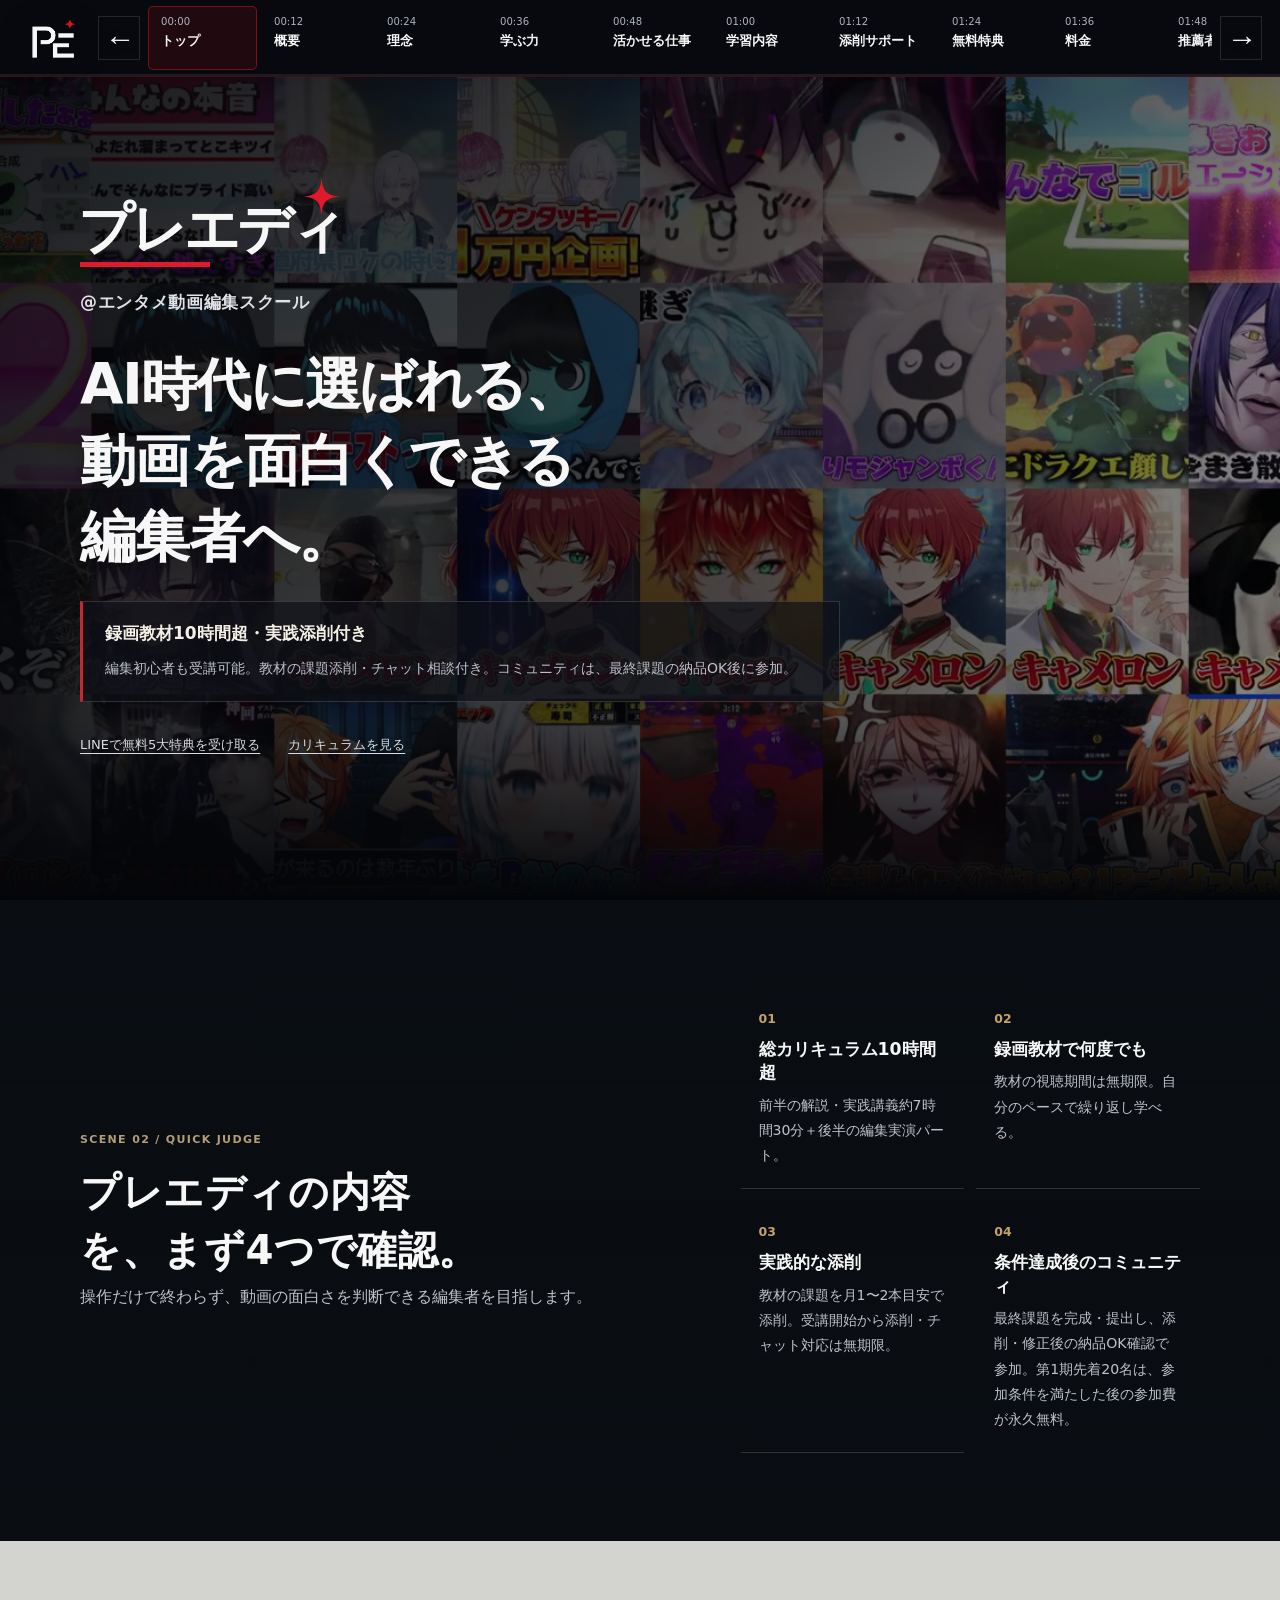
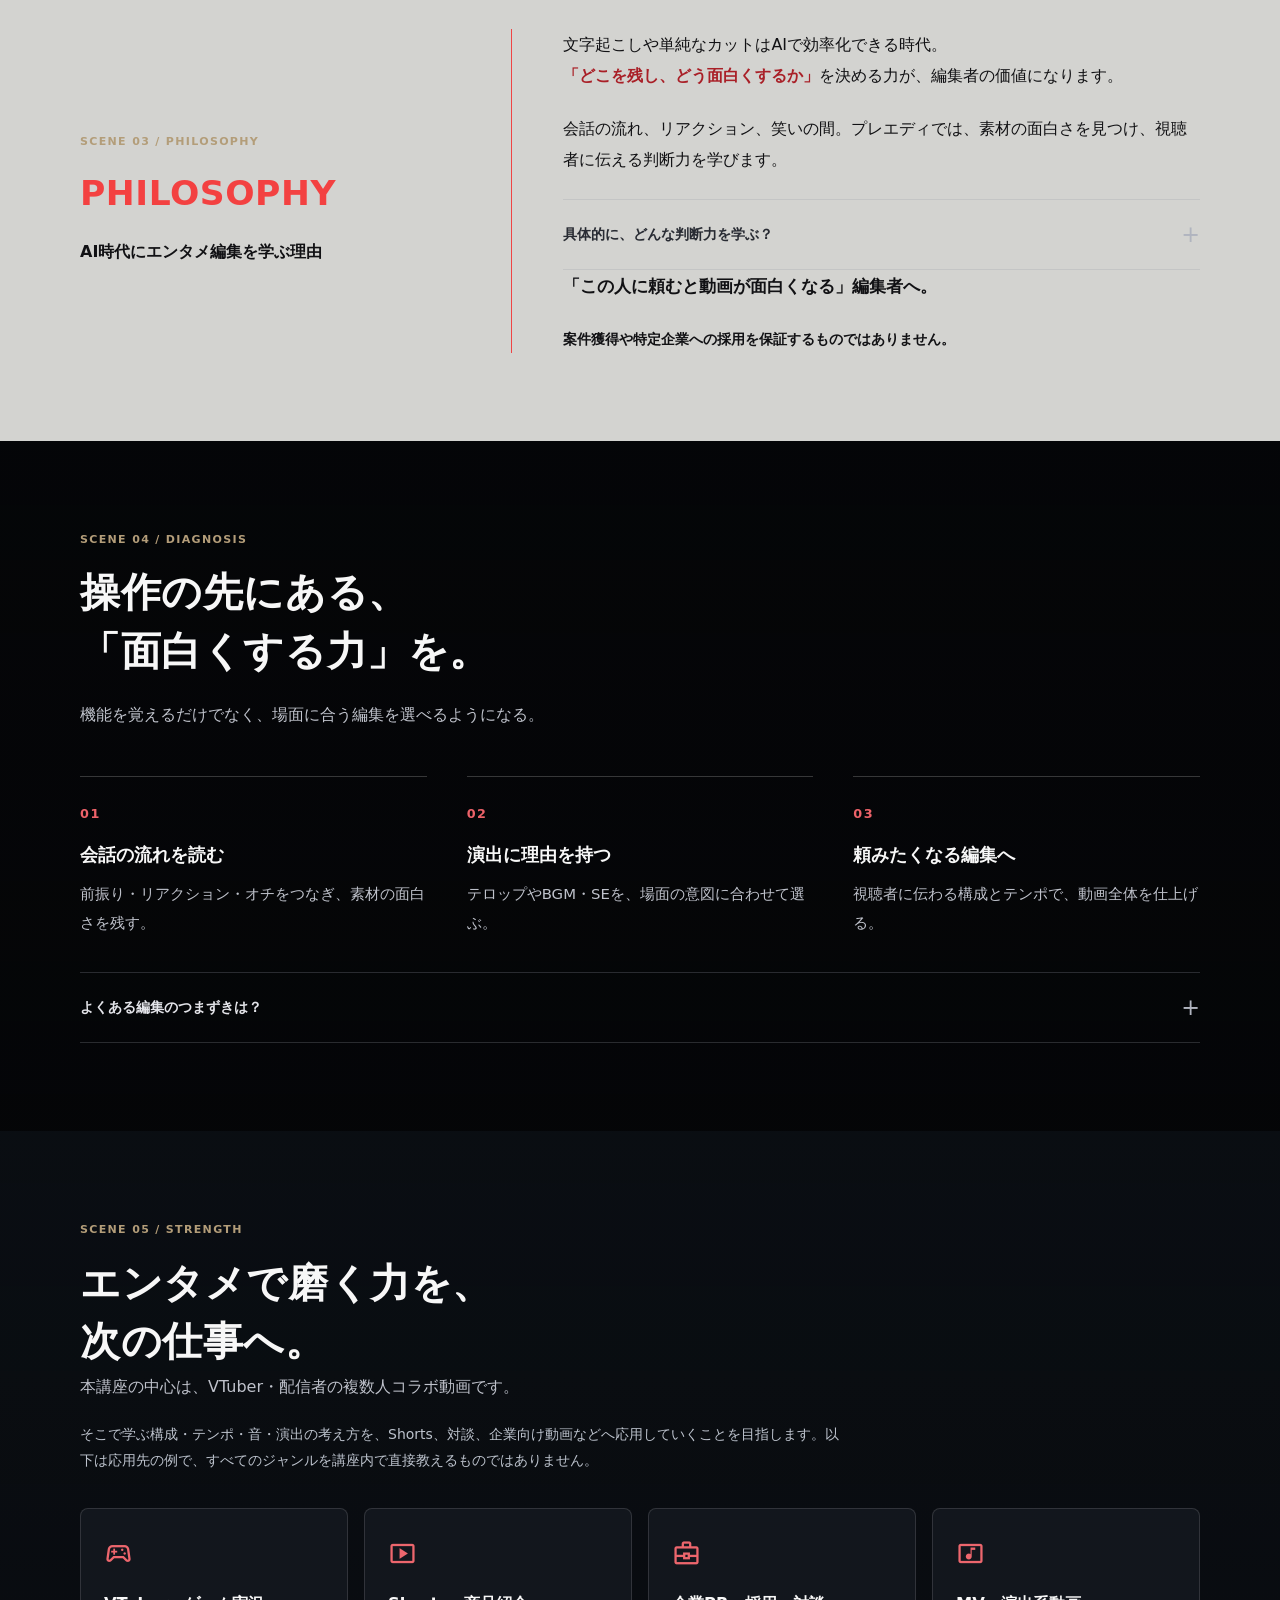
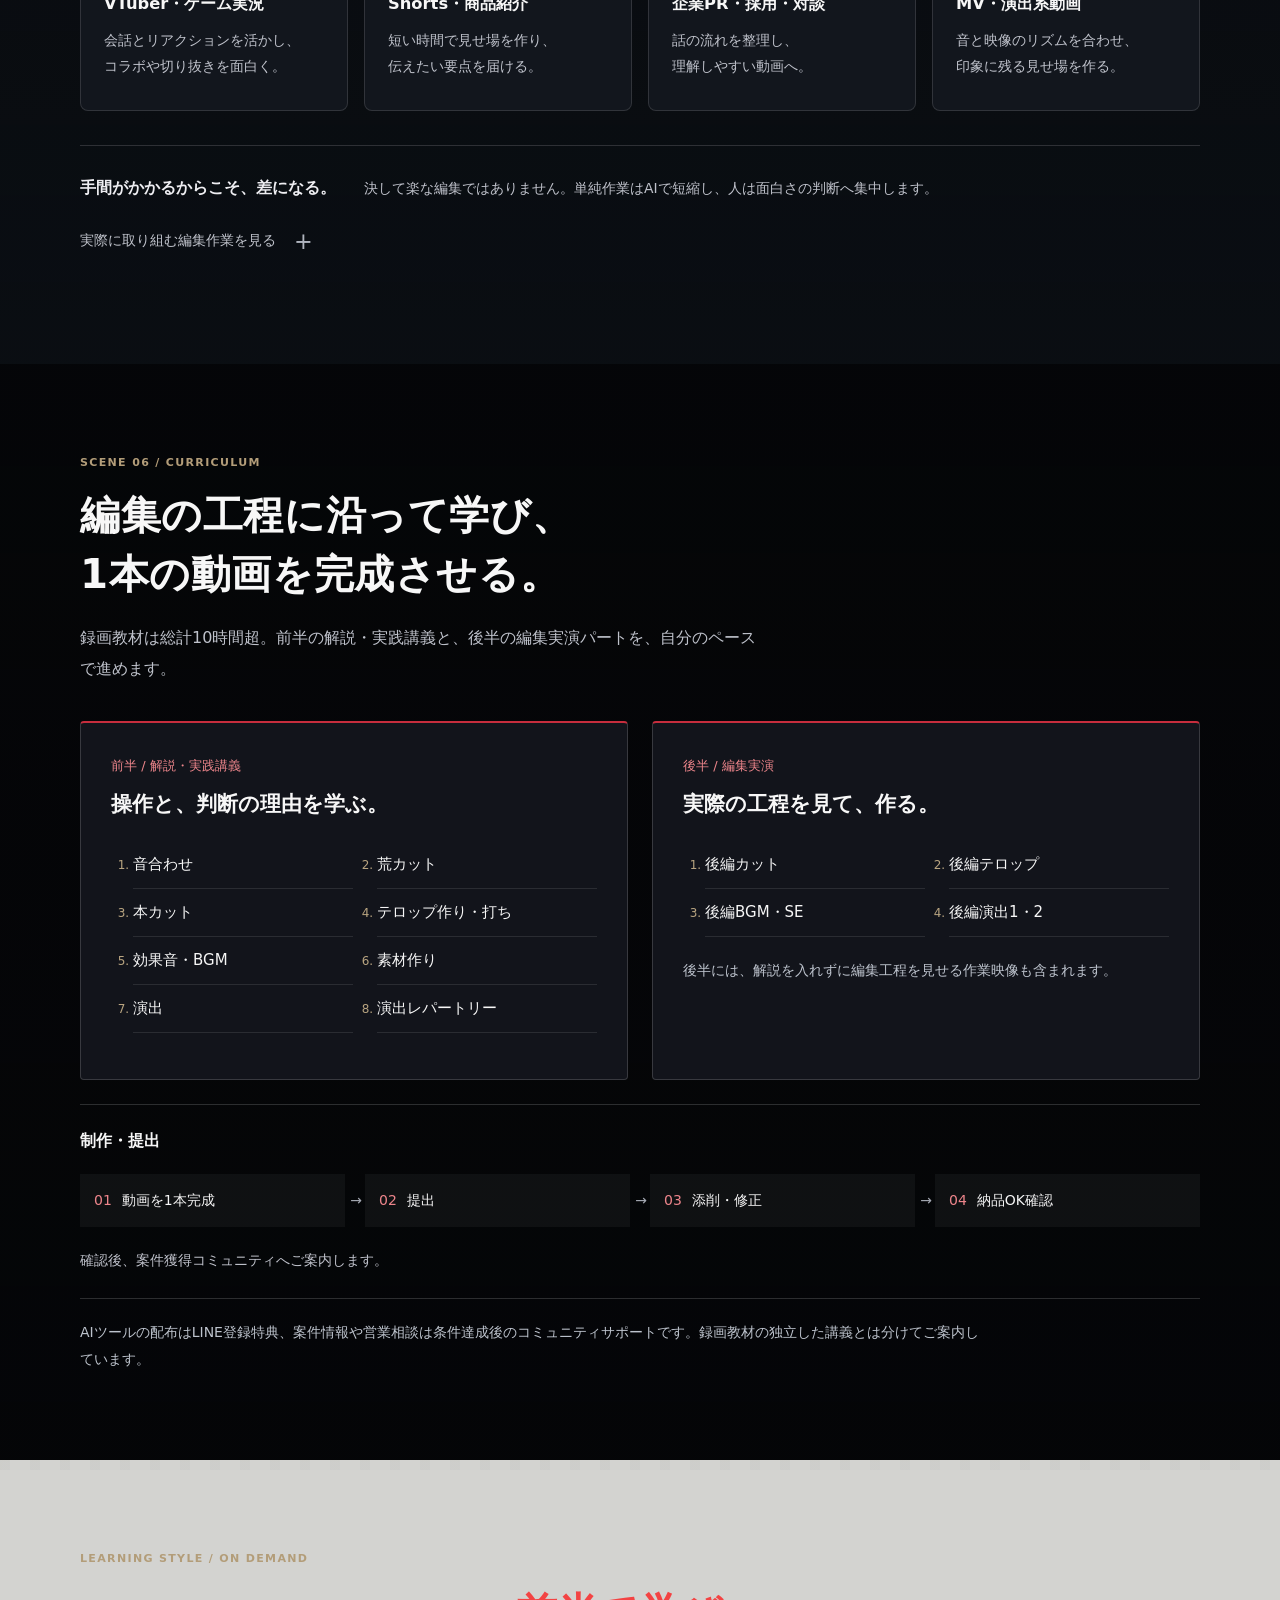
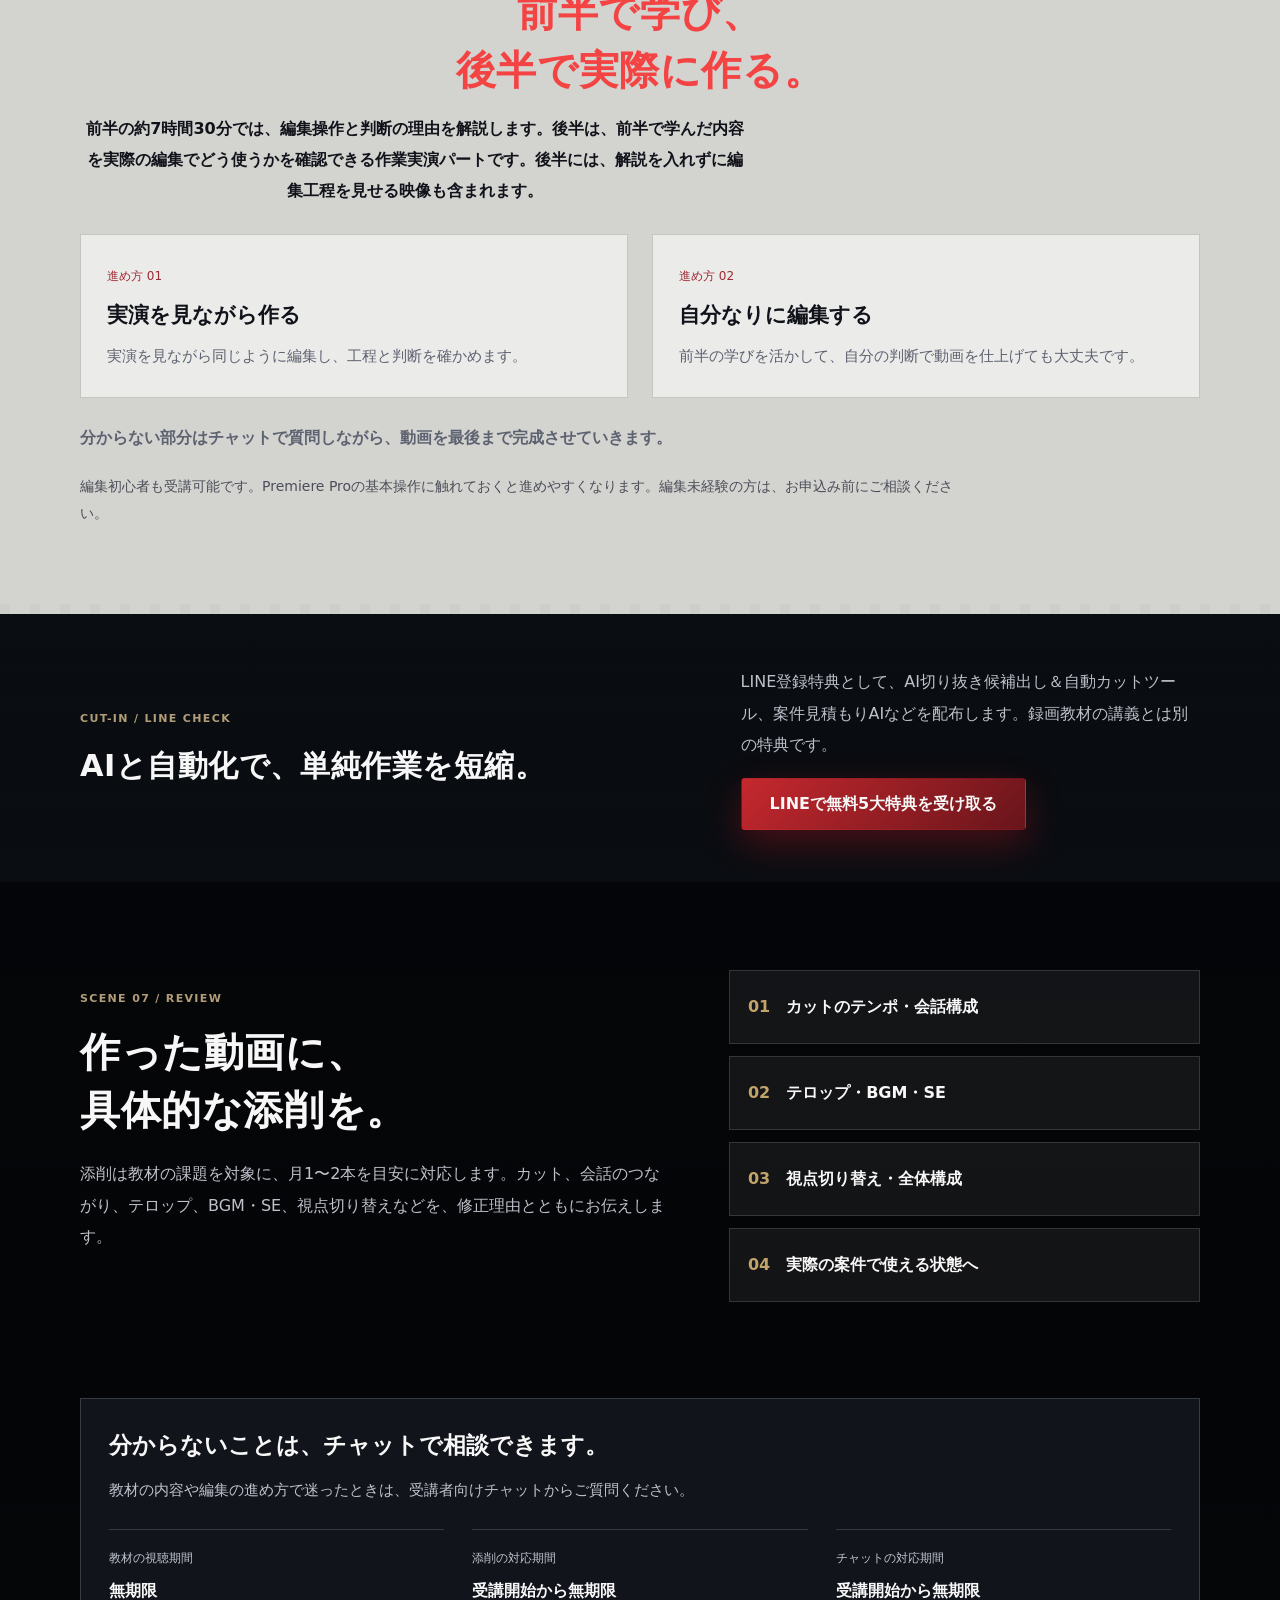
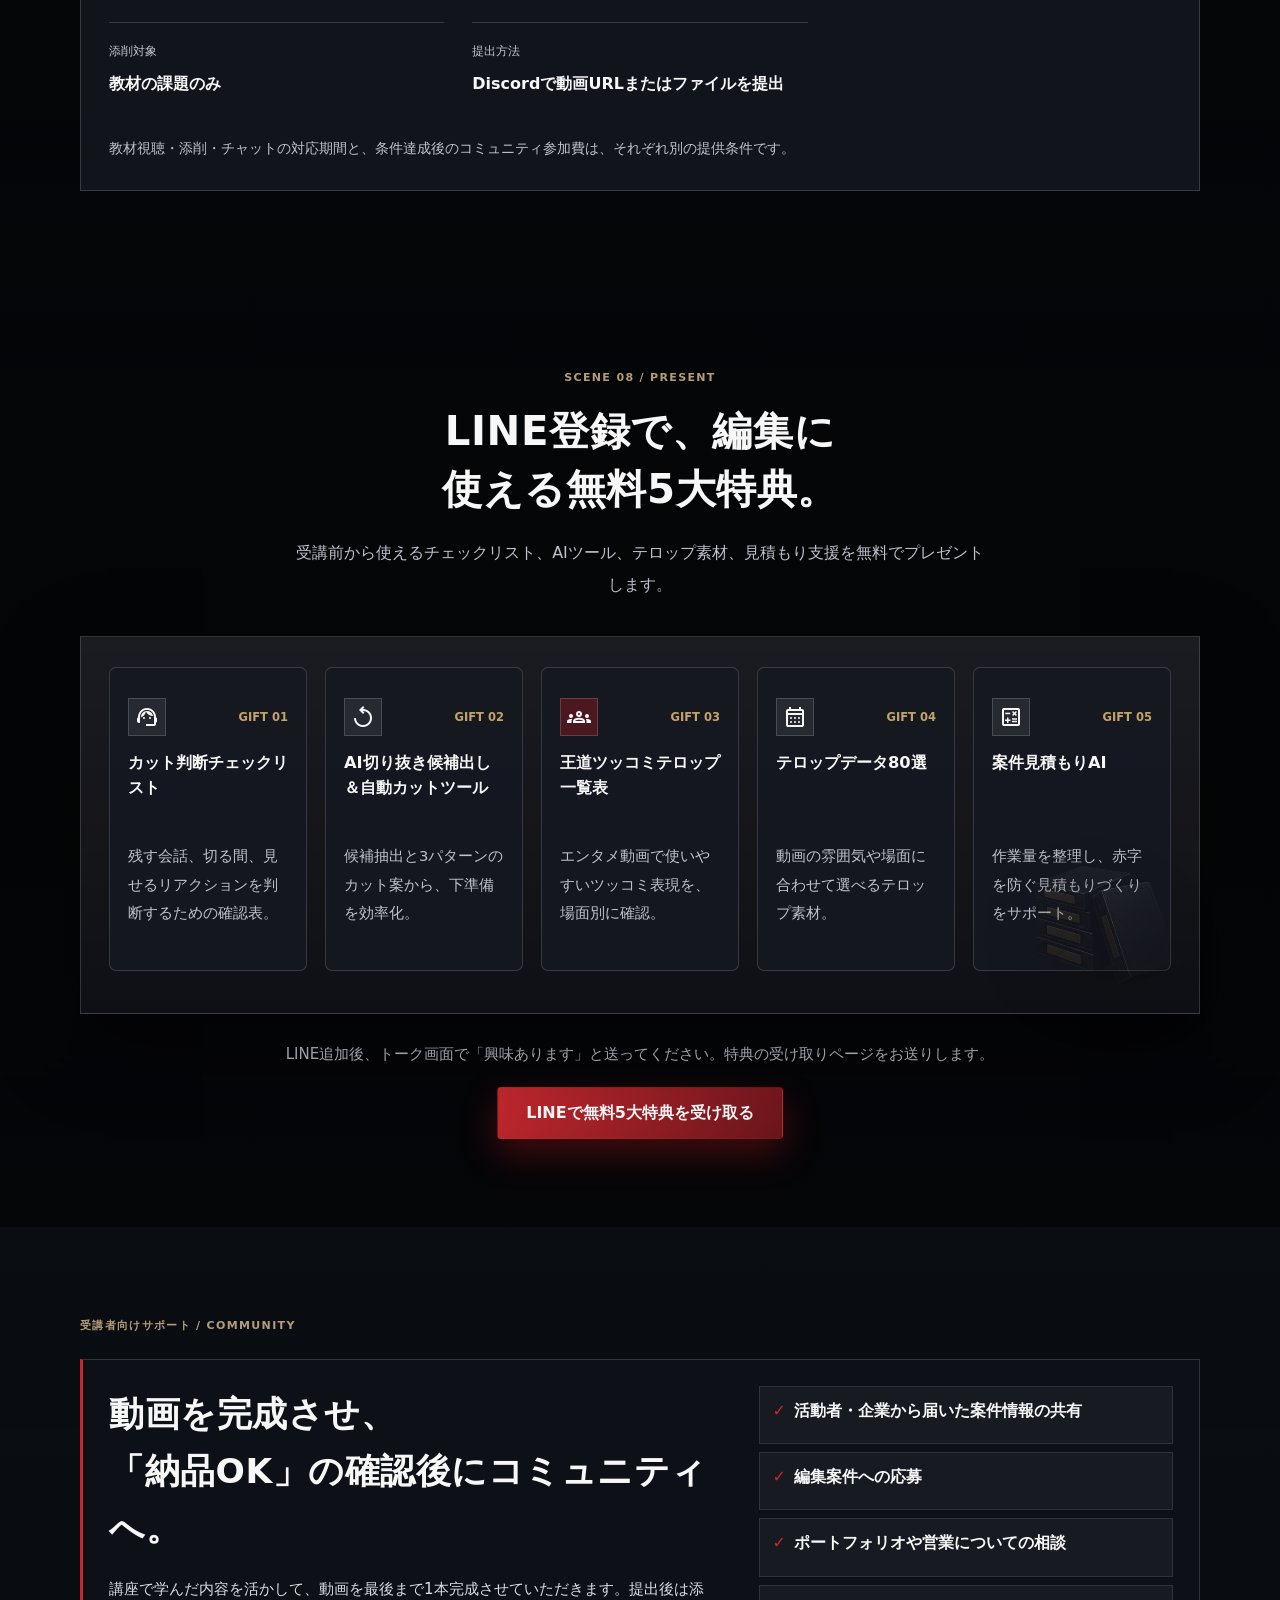
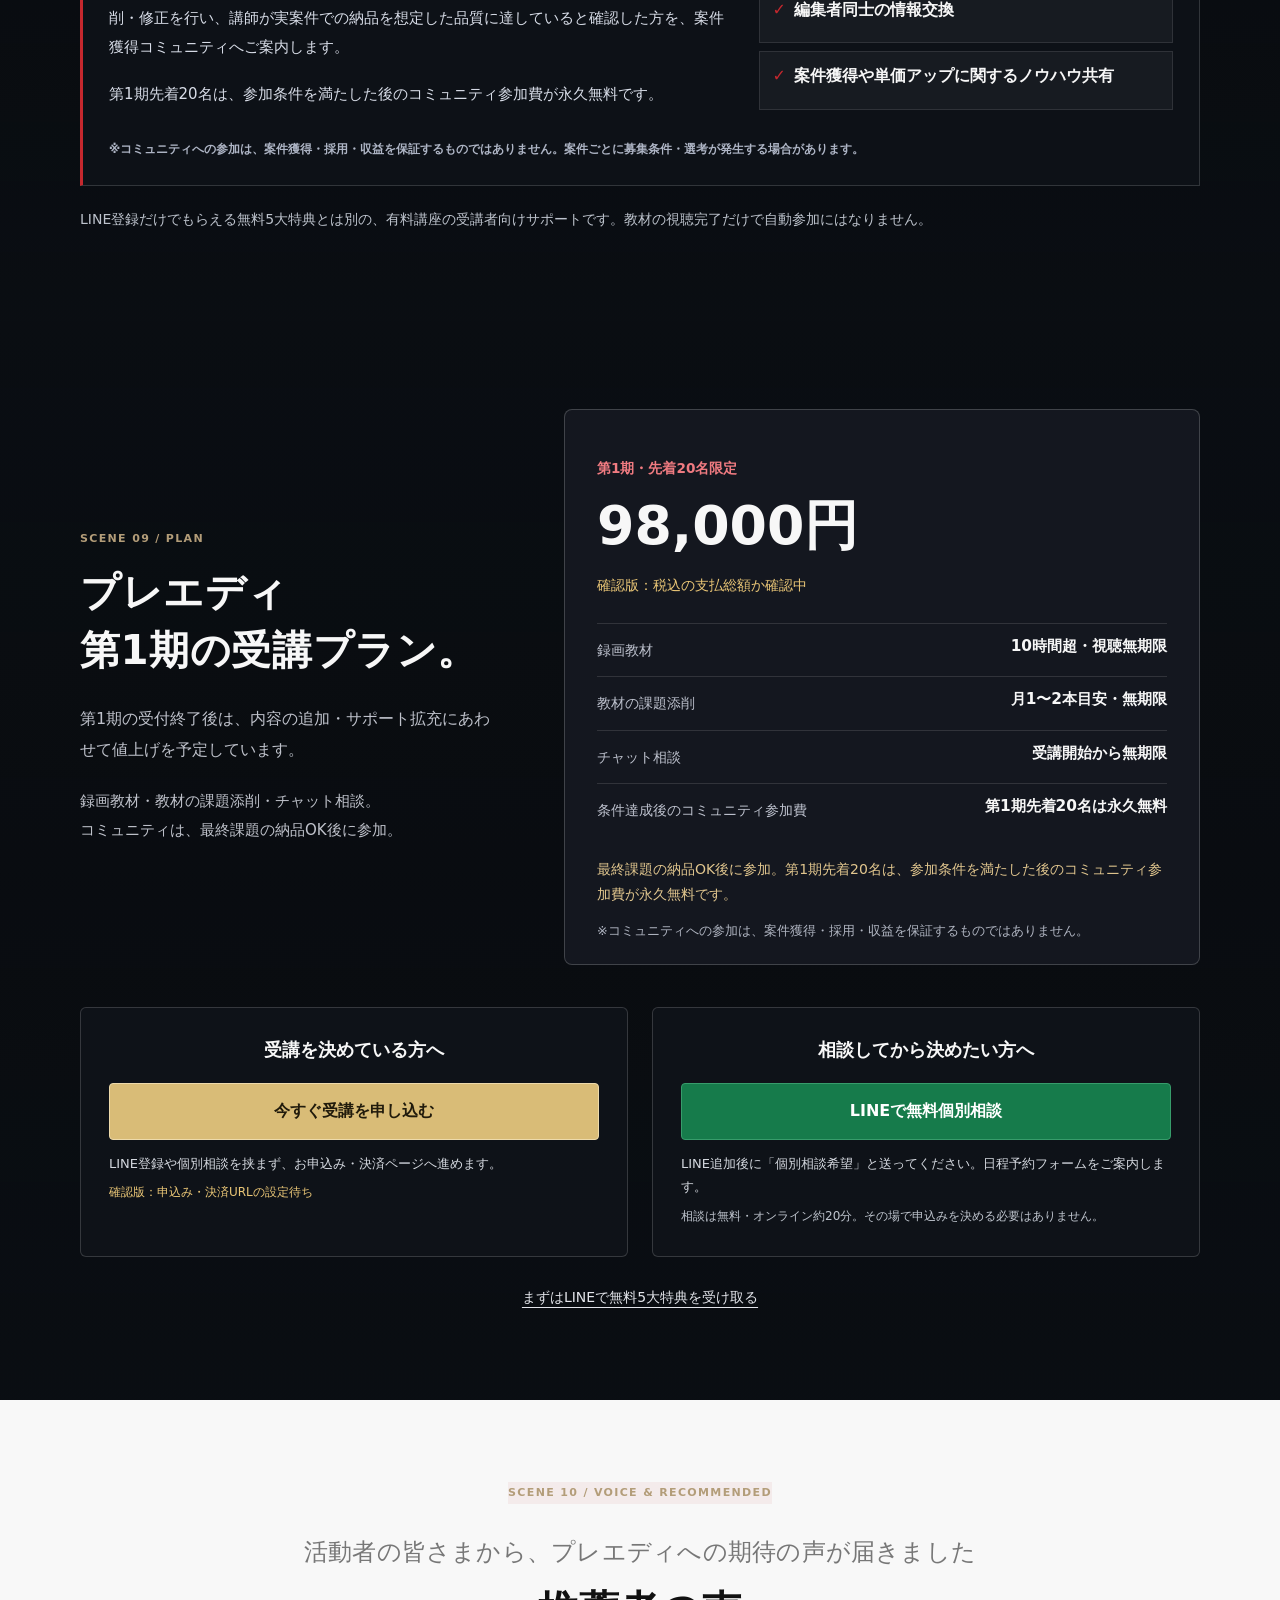
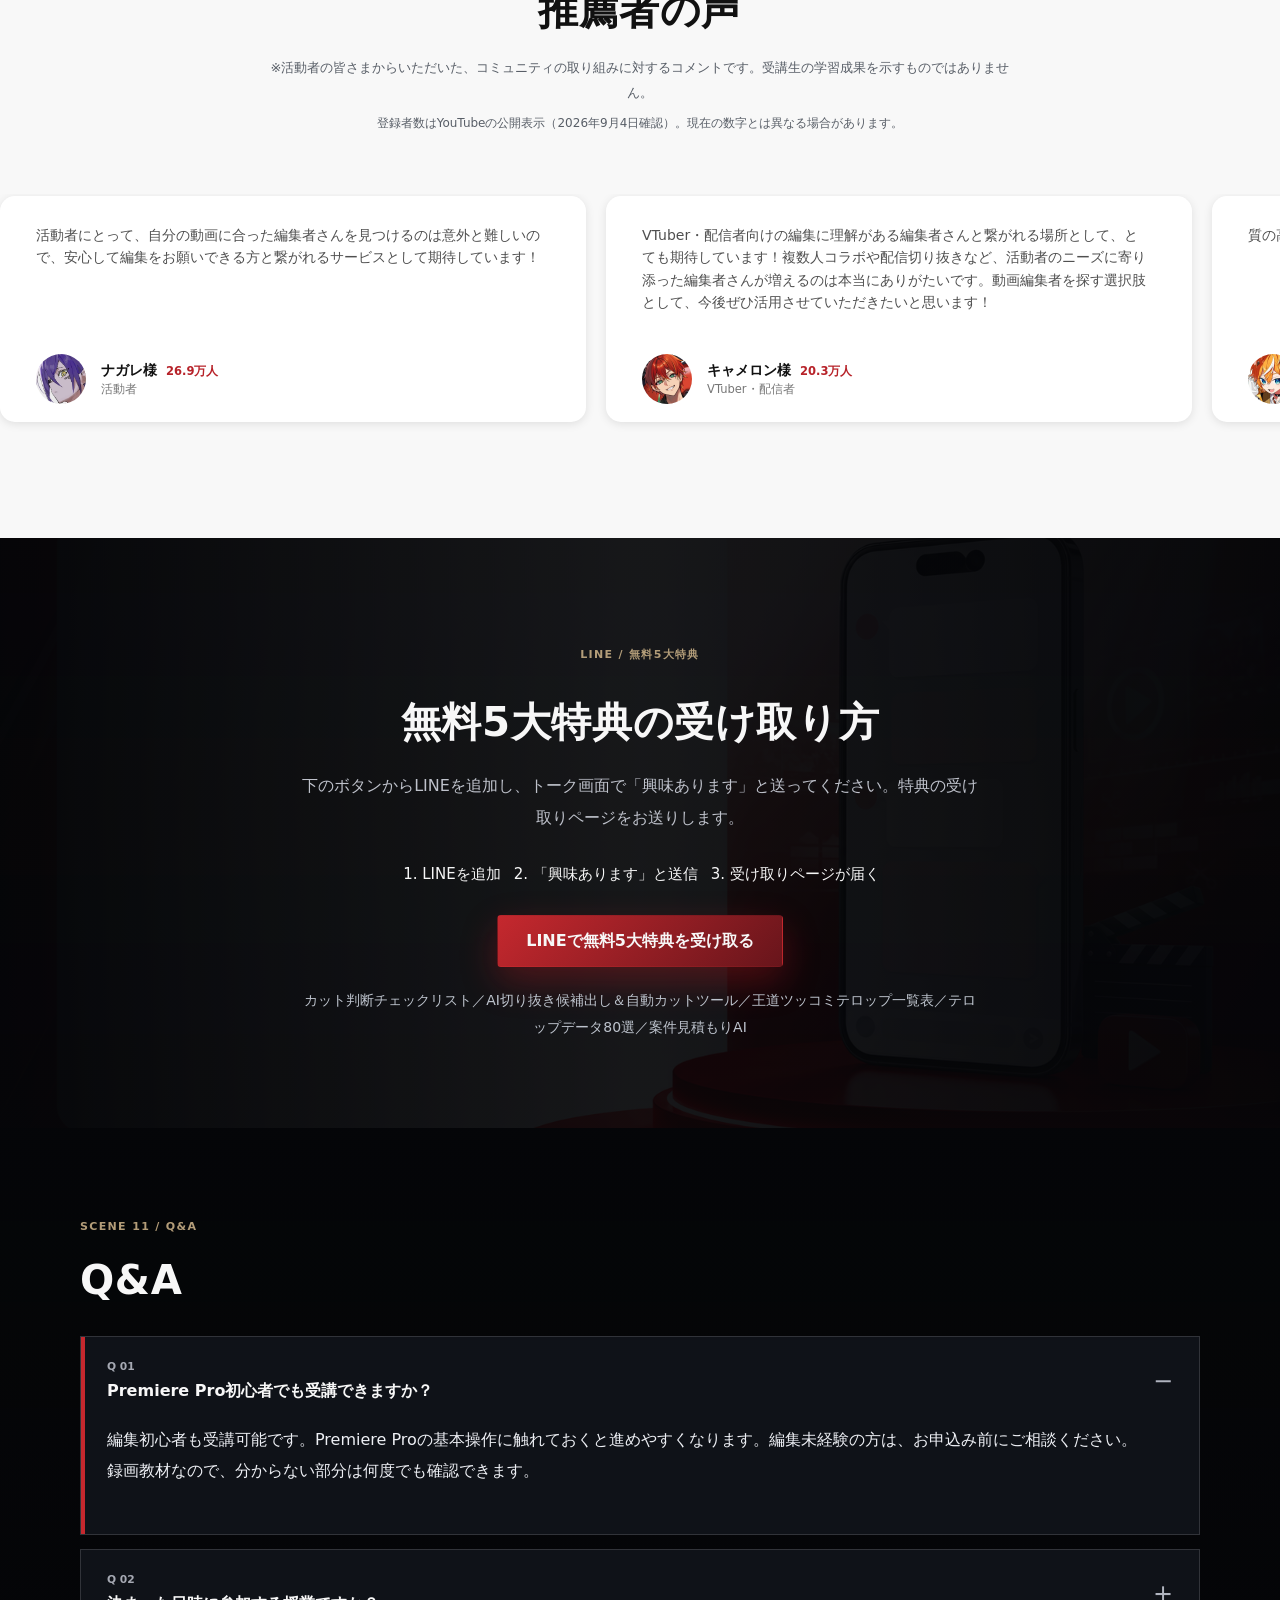
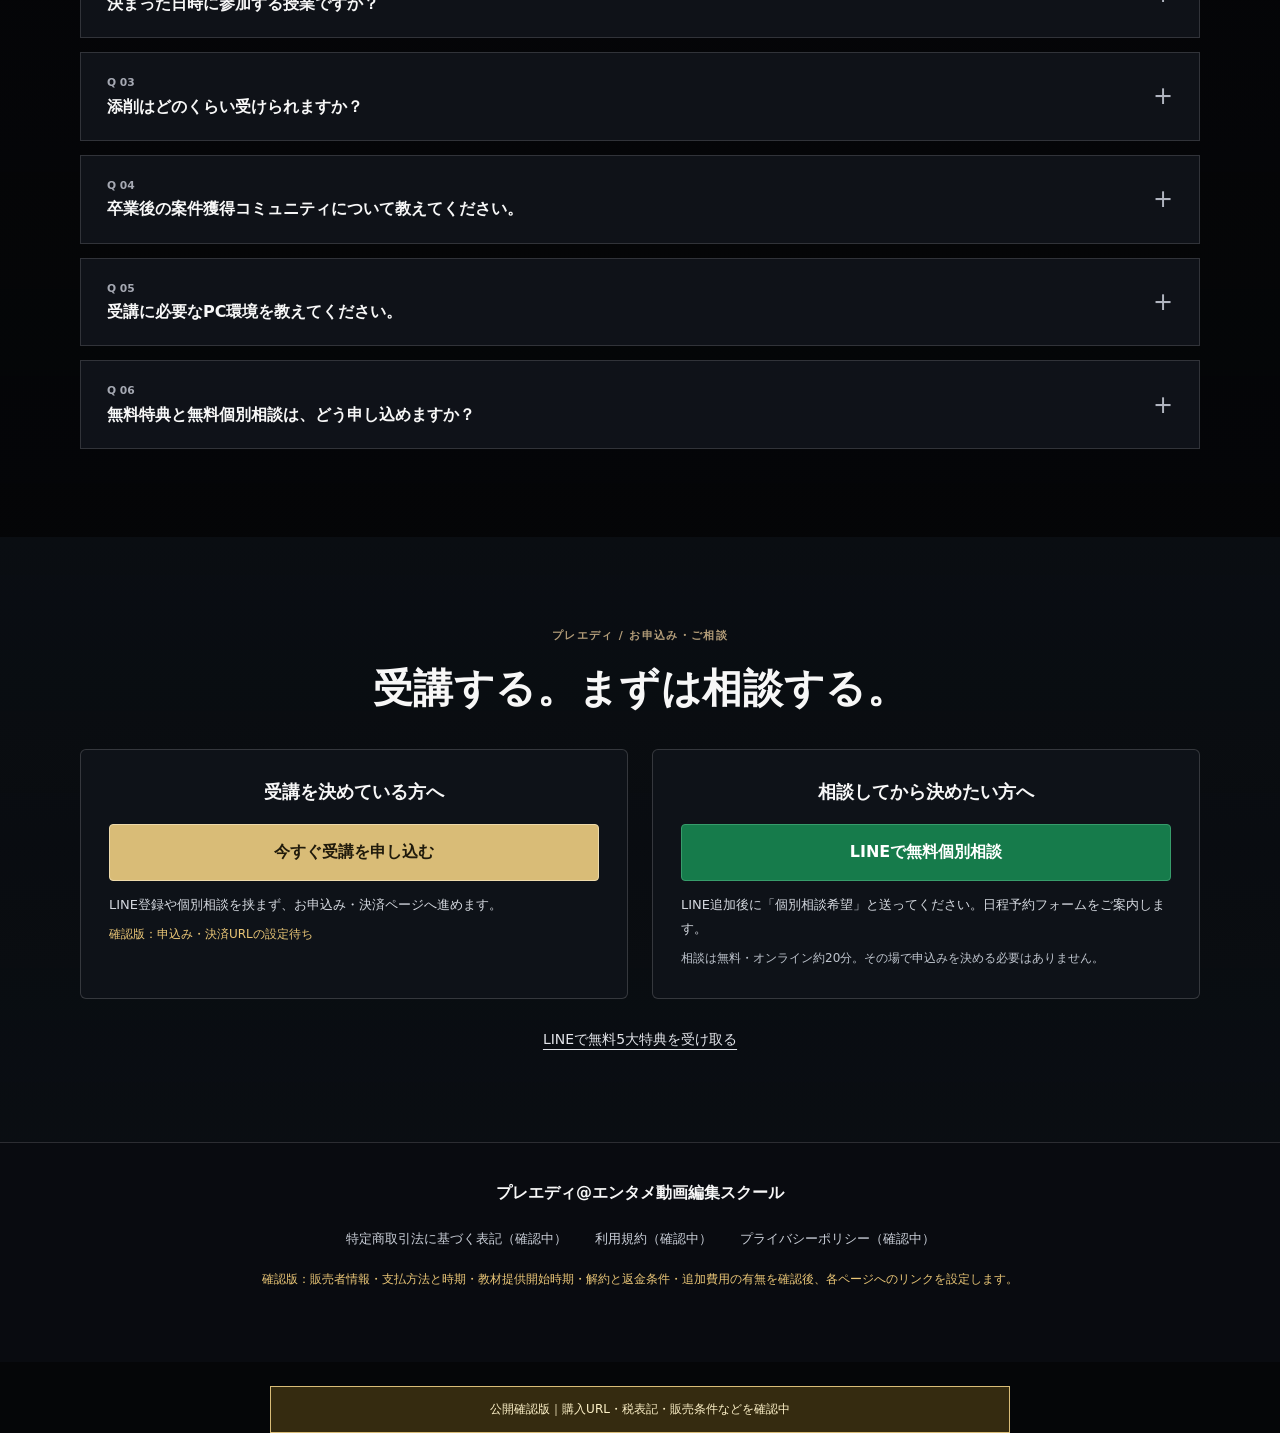
<file: index.html>
<!doctype html>
<html lang="ja">
  <head>
    <meta charset="utf-8">
    <meta name="viewport" content="width=device-width, initial-scale=1">
    <title>プレエディ@エンタメ動画編集スクール</title>
    <meta
      name="description"
      content="AI時代に選ばれる、動画を面白くできる編集者へ。10時間超の録画教材で、VTuber・配信者向けのエンタメ動画編集を学ぶオンラインスクール、プレエディ。"
    >
    <link rel="canonical" href="https://gurigen.github.io/premiere-editor-lp/">
    <meta property="og:locale" content="ja_JP">
    <meta property="og:type" content="website">
    <meta property="og:site_name" content="プレエディ@エンタメ動画編集スクール">
    <meta property="og:title" content="プレエディ@エンタメ動画編集スクール">
    <meta property="og:description" content="10時間超の実践カリキュラムで、VTuber・配信者向けのエンタメ動画編集を学ぶオンラインスクール。">
    <meta property="og:url" content="https://gurigen.github.io/premiere-editor-lp/">
    <meta property="og:image" content="https://gurigen.github.io/premiere-editor-lp/assets/generated-hero-studio.png">
    <meta name="twitter:card" content="summary_large_image">
    <meta name="twitter:title" content="プレエディ@エンタメ動画編集スクール">
    <meta name="twitter:description" content="AI時代に選ばれる、動画を面白くできる編集者へ。録画教材で自分のペースで学べます。">
    <meta name="twitter:image" content="https://gurigen.github.io/premiere-editor-lp/assets/generated-hero-studio.png">
    <link rel="icon" href="assets/premiere-editor-pe-monogram-sparkle-transparent.png" type="image/png">
  <link rel="stylesheet" href="styles.css?v=20260904-voice-subscribers">
  <link rel="stylesheet" href="ux-cleanup.css?v=20260905-1">
  <link rel="stylesheet" href="hero-refined.css?v=20260906-2">
  <link rel="stylesheet" href="sales-refinement.css?v=20260910-1">
  <link rel="stylesheet" href="hero-video.css?v=20260912-1">
  <meta name="robots" content="noindex, nofollow" data-release-blocker="draft">
  <script type="importmap">
  {
    "imports": {
      "three": "./lib/three.module.min.js"
    }
  }
  </script>
  <noscript>
    <style>
      body { overflow-y: auto !important; }
      .site-header { opacity: 1 !important; transform: none !important; }
      .hero-startup .hero-logo,
      .hero-startup h1,
      .hero-startup .hero-route-panel,
      .hero-startup .hero-actions,
      .hero-startup .monitor-frame,
      .hero-startup .standee-frame { opacity: 1 !important; transform: none !important; }
    </style>
  </noscript>
  </head>
  <body class="is-intro-running has-space-background ux-refined sales-refined">
    <canvas id="cinematic-space" aria-hidden="true"></canvas>
    <div class="warp-flash" data-warp-flash aria-hidden="true"></div>

    <header class="site-header" aria-label="サイトヘッダー">
      <div class="header-scene-rail" data-scene-rail>
        <div class="scene-progress" aria-hidden="true"><span data-scene-progress></span></div>
        <a class="brand scene-brand" href="#top" aria-label="プレエディ@エンタメ動画編集スクール トップへ">
          <img class="brand-logo brand-mini-logo" src="assets/premiere-editor-pe-monogram-sparkle-transparent.png" alt="プレエディ@エンタメ動画編集スクール">
        </a>
        <button class="rail-arrow rail-arrow-left" type="button" aria-label="目次を左へ送る" data-scene-prev>←</button>
        <nav class="scene-strip" aria-label="シーン目次" data-scene-nav>
          <a class="scene-cue active" href="#top" aria-current="true"><span>00:00</span><strong>トップ</strong></a>
          <a class="scene-cue" href="#offer"><span>00:12</span><strong>概要</strong></a>
          <a class="scene-cue" href="#philosophy"><span>00:24</span><strong>理念</strong></a>
          <a class="scene-cue" href="#why"><span>00:36</span><strong>学ぶ力</strong></a>
          <a class="scene-cue" href="#strength"><span>00:48</span><strong>活かせる仕事</strong></a>
          <a class="scene-cue" href="#schedule"><span>01:00</span><strong>学習内容</strong></a>
          <a class="scene-cue" href="#review"><span>01:12</span><strong>添削サポート</strong></a>
          <a class="scene-cue" href="#present"><span>01:24</span><strong>無料特典</strong></a>
          <a class="scene-cue" href="#price"><span>01:36</span><strong>料金</strong></a>
          <a class="scene-cue" href="#recommended"><span>01:48</span><strong>推薦者の声</strong></a>
          <a class="scene-cue" href="#contact"><span>02:00</span><strong>LINE</strong></a>
          <a class="scene-cue" href="#faq"><span>02:12</span><strong>Q&amp;A</strong></a>
        </nav>
        <button class="rail-arrow rail-arrow-right" type="button" aria-label="目次を右へ送る" data-scene-next>→</button>
      </div>
    </header>

    <main id="top">
      <section class="hero section-dark hero-startup hero-refined" aria-labelledby="hero-title">
        <div class="hero-video-background" aria-hidden="true">
          <video id="hero-background-video" class="hero-background-video" muted loop playsinline preload="none" poster="assets/hero-fourcut-poster.jpg" data-src="assets/hero-fourcut.mp4" tabindex="-1"></video>
        </div>
        <button class="hero-video-toggle" type="button" aria-controls="hero-background-video" hidden>背景動画を再生</button>
        <div class="hero-inner">
          <div class="hero-copy">
            <img class="hero-logo" src="assets/preedi-wordmark.svg" width="600" height="205" alt="プレエディ@エンタメ動画編集スクール">
            <p class="hero-brand-descriptor" aria-hidden="true">@エンタメ動画編集スクール</p>
            <h1 id="hero-title">AI時代に選ばれる、<br>動画を面白くできる<br>編集者へ。</h1>
            <div class="hero-route-panel" aria-label="プレエディの受講概要">
              <div class="hero-route-copy">
                <p class="hero-route-next">録画教材10時間超・実践添削付き</p>
                <p class="hero-route-detail">
                  <span>編集初心者も受講可能。教材の課題添削・チャット相談付き。</span><span>コミュニティは、最終課題の納品OK後に参加。</span>
                </p>
              </div>
            </div>
            <div class="hero-actions" aria-label="関連リンク"><div class="hero-sub-links"><a href="#contact">LINEで無料5大特典を受け取る</a><a href="#schedule">カリキュラムを見る</a></div></div>
          </div>

        </div>
      </section>

      <section class="offer section-band" id="offer">
        <div class="section-inner offer-grid">
          <div>
            <p class="scene-label">SCENE 02 / QUICK JUDGE</p>
            <h2>プレエディの内容を、まず4つで確認。</h2>
            <p>操作だけで終わらず、動画の面白さを判断できる編集者を目指します。</p>
          </div>
          <ul class="check-list decision-list">
            <li><span>01</span><strong>総カリキュラム10時間超</strong><small>前半の解説・実践講義約7時間30分＋後半の編集実演パート。</small></li>
            <li><span>02</span><strong>録画教材で何度でも</strong><small>教材の視聴期間は無期限。自分のペースで繰り返し学べる。</small></li>
            <li><span>03</span><strong>実践的な添削</strong><small>教材の課題を月1〜2本目安で添削。受講開始から添削・チャット対応は無期限。</small></li>
            <li><span>04</span><strong>条件達成後のコミュニティ</strong><small>最終課題を完成・提出し、添削・修正後の納品OK確認で参加。第1期先着20名は、参加条件を満たした後の参加費が永久無料。</small></li>
          </ul>
        </div>
      </section>

      <section class="editorial-philosophy section-light" id="philosophy" aria-labelledby="philosophy-title">
        <div class="section-inner philosophy-paper">
          <div class="philosophy-title-block">
            <p class="philosophy-scene">SCENE 03 / PHILOSOPHY</p>
            <h2 id="philosophy-title">PHILOSOPHY</h2>
            <p>AI時代にエンタメ編集を学ぶ理由</p>
          </div>

          <span class="philosophy-divider" aria-hidden="true"></span>

          <div class="philosophy-body">
            <p>文字起こしや単純なカットはAIで効率化できる時代。<br><mark>「どこを残し、どう面白くするか」</mark>を決める力が、編集者の価値になります。</p>
            <p>会話の流れ、リアクション、笑いの間。プレエディでは、素材の面白さを見つけ、視聴者に伝える判断力を学びます。</p>
            <details class="ux-details">
              <summary>具体的に、どんな判断力を学ぶ？</summary>
              <ul><li>どの会話を残し、どの間を切るか</li><li>誰のリアクションや視点を見せるか</li><li>どこに笑いを作り、何をオチにするか</li></ul>
            </details>
            <p class="philosophy-closing">「この人に頼むと動画が面白くなる」編集者へ。</p>
            <p class="philosophy-note">案件獲得や特定企業への採用を保証するものではありません。</p>
          </div>
        </div>
      </section>

      <section class="diagnosis section-dark" id="why">
        <div class="section-inner">
          <div class="ux-section-heading">
            <p class="scene-label">SCENE 04 / DIAGNOSIS</p>
            <h2>操作の先にある、<br>「面白くする力」を。</h2>
            <p>機能を覚えるだけでなく、場面に合う編集を選べるようになる。</p>
          </div>
          <div class="ux-learning-points">
            <article><span class="ux-point-number">01</span><h3>会話の流れを読む</h3><p>前振り・リアクション・オチをつなぎ、素材の面白さを残す。</p></article>
            <article><span class="ux-point-number">02</span><h3>演出に理由を持つ</h3><p>テロップやBGM・SEを、場面の意図に合わせて選ぶ。</p></article>
            <article><span class="ux-point-number">03</span><h3>頼みたくなる編集へ</h3><p>視聴者に伝わる構成とテンポで、動画全体を仕上げる。</p></article>
          </div>
          <details class="ux-details">
            <summary>よくある編集のつまずきは？</summary>
            <div class="ux-detail-columns">
              <p><strong>演出が多すぎる</strong>テロップや効果を足しすぎると、視線が散ります。必要な表現を選ぶことが大切です。</p>
              <p><strong>音が場面に合わない</strong>BGMやSEは、会話の温度や場面の意図に合わせます。</p>
              <p><strong>流れと間が不自然</strong>前振りとオチ、リアクションの順番を考えてカットします。</p>
              <p><strong>効果を入れることが目的になる</strong>「なぜ、この演出か」を考え、見る人への伝わり方を確かめます。</p>
            </div>
          </details>
        </div>
      </section>

      <section class="strength section-band" id="strength">
        <div class="section-inner">
          <div class="ux-section-heading">
            <p class="scene-label">SCENE 05 / STRENGTH</p>
            <h2>エンタメで磨く力を、<br>次の仕事へ。</h2>
            <p>本講座の中心は、VTuber・配信者の複数人コラボ動画です。</p><p class="sales-note">そこで学ぶ構成・テンポ・音・演出の考え方を、Shorts、対談、企業向け動画などへ応用していくことを目指します。以下は応用先の例で、すべてのジャンルを講座内で直接教えるものではありません。</p>
          </div>
          <div class="ux-field-grid" aria-label="編集を活かせる4つの分野">
            <article class="ux-field-card"><span class="material-symbols-outlined" aria-hidden="true">sports_esports</span><h3>VTuber・<wbr>ゲーム実況</h3><p>会話とリアクションを活かし、<br>コラボや切り抜きを面白く。</p></article>
            <article class="ux-field-card"><span class="material-symbols-outlined" aria-hidden="true">smart_display</span><h3>Shorts・商品紹介</h3><p>短い時間で見せ場を作り、<br>伝えたい要点を届ける。</p></article>
            <article class="ux-field-card"><span class="material-symbols-outlined" aria-hidden="true">business_center</span><h3>企業PR・<wbr>採用・対談</h3><p>話の流れを整理し、<br>理解しやすい動画へ。</p></article>
            <article class="ux-field-card"><span class="material-symbols-outlined" aria-hidden="true">music_video</span><h3>MV・演出系動画</h3><p>音と映像のリズムを合わせ、<br>印象に残る見せ場を作る。</p></article>
          </div>
          <div class="ux-reality">
            <p><strong>手間がかかるからこそ、差になる。</strong><span>決して楽な編集ではありません。単純作業はAIで短縮し、人は面白さの判断へ集中します。</span></p>
            <details class="ux-details">
              <summary>実際に取り組む編集作業を見る</summary>
              <p>複数の音声・複数視点の素材を整理し、フルテロップ、リアクションごとの画面切替、BGM・SE・演出の細かな調整まで行います。</p>
            </details>
          </div>
        </div>
      </section>

      <section class="schedule section-dark" id="schedule">
<div class="section-inner">
<div class="section-head schedule-head"><div><p class="scene-label">SCENE 06 / CURRICULUM</p><h2>編集の工程に沿って学び、<br>1本の動画を完成させる。</h2></div><p>録画教材は総計10時間超。前半の解説・実践講義と、後半の編集実演パートを、自分のペースで進めます。</p></div>
<div class="course-outline">
<article class="course-phase"><p class="course-phase-label">前半 / 解説・実践講義</p><h3>操作と、判断の理由を学ぶ。</h3><ol class="lesson-list"><li>音合わせ</li><li>荒カット</li><li>本カット</li><li>テロップ作り・打ち</li><li>効果音・BGM</li><li>素材作り</li><li>演出</li><li>演出レパートリー</li></ol></article>
<article class="course-phase"><p class="course-phase-label">後半 / 編集実演</p><h3>実際の工程を見て、作る。</h3><ol class="lesson-list"><li>後編カット</li><li>後編テロップ</li><li>後編BGM・SE</li><li>後編演出1・2</li></ol><p class="sales-note">後半には、解説を入れずに編集工程を見せる作業映像も含まれます。</p></article>
</div>
<div class="completion-path"><h3>制作・提出</h3><ol><li>動画を1本完成</li><li>提出</li><li>添削・修正</li><li>納品OK確認</li></ol><p>確認後、案件獲得コミュニティへご案内します。</p></div>
<p class="sales-note">AIツールの配布はLINE登録特典、案件情報や営業相談は条件達成後のコミュニティサポートです。録画教材の独立した講義とは分けてご案内しています。</p>
</div></section>

      <section class="schedule-alt section-light" id="learning" aria-label="学習形式"><div class="section-inner">
<p class="scene-label">LEARNING STYLE / ON DEMAND</p>
<div class="schedule-alt-head"><h2>前半で学び、<br>後半で実際に作る。</h2><p>前半の約7時間30分では、編集操作と判断の理由を解説します。後半は、前半で学んだ内容を実際の編集でどう使うかを確認できる作業実演パートです。後半には、解説を入れずに編集工程を見せる映像も含まれます。</p></div>
<div class="learning-routes"><article><span>進め方 01</span><h3>実演を見ながら作る</h3><p>実演を見ながら同じように編集し、工程と判断を確かめます。</p></article><article><span>進め方 02</span><h3>自分なりに編集する</h3><p>前半の学びを活かして、自分の判断で動画を仕上げても大丈夫です。</p></article></div>
<p class="learning-closing">分からない部分はチャットで質問しながら、動画を最後まで完成させていきます。</p><p class="sales-note">編集初心者も受講可能です。Premiere Proの基本操作に触れておくと進めやすくなります。編集未経験の方は、お申込み前にご相談ください。</p>
</div></section>

      <section class="mid-cta section-band">
        <div class="section-inner offer-grid compact">
          <div>
            <p class="scene-label">CUT-IN / LINE CHECK</p>
            <h2>AIと自動化で、単純作業を短縮。</h2>
          </div>
          <div class="cta-card">
            <p>LINE登録特典として、AI切り抜き候補出し＆自動カットツール、案件見積もりAIなどを配布します。録画教材の講義とは別の特典です。</p>
            <a class="primary-btn" href="#contact">LINEで無料5大特典を受け取る</a>
          </div>
        </div>
      </section>

      <section class="review section-dark" id="review">
        <div class="section-inner review-inner">
          <div class="review-head split">
            <div>
              <p class="scene-label">SCENE 07 / REVIEW</p>
              <h2>作った動画に、<br>具体的な添削を。</h2>
              <p>
                添削は教材の課題を対象に、月1〜2本を目安に対応します。カット、会話のつながり、テロップ、BGM・SE、視点切り替えなどを、修正理由とともにお伝えします。
              </p>
            </div>
            <ol class="review-steps">
              <li><span>01</span>カットのテンポ・会話構成</li>
              <li><span>02</span>テロップ・BGM・SE</li>
              <li><span>03</span>視点切り替え・全体構成</li>
              <li><span>04</span>実際の案件で使える状態へ</li>
            </ol>
          </div>

          <div class="support-terms"><h3>分からないことは、チャットで相談できます。</h3><p>教材の内容や編集の進め方で迷ったときは、受講者向けチャットからご質問ください。</p><dl class="support-facts"><div><dt>教材の視聴期間</dt><dd>無期限</dd></div><div><dt>添削の対応期間</dt><dd>受講開始から無期限</dd></div><div><dt>チャットの対応期間</dt><dd>受講開始から無期限</dd></div><div><dt>添削対象</dt><dd>教材の課題のみ</dd></div><div><dt>提出方法</dt><dd>Discordで動画URLまたはファイルを提出</dd></div></dl><p class="sales-note">教材視聴・添削・チャットの対応期間と、条件達成後のコミュニティ参加費は、それぞれ別の提供条件です。</p></div>

        </div>
      </section>

      <section class="present section-dark" id="present">
        <div class="section-inner">
          <div class="section-head present-head">
            <div>
            <p class="scene-label">SCENE 08 / PRESENT</p>
              <h2>LINE登録で、編集に使える無料5大特典。</h2>
            </div>
            <p>
              受講前から使えるチェックリスト、AIツール、テロップ素材、見積もり支援を無料でプレゼントします。
            </p>
          </div>

          <div class="present-shelf" aria-label="LINE登録でもらえる無料5大特典">
            <img class="asset-kit present-kit-cases" src="assets/generated-kit-01/cutouts/13-tape-case-stack.png" alt="" aria-hidden="true">
            <article class="present-case">
              <div class="present-case-top">
                <span class="material-symbols-outlined" aria-hidden="true">support_agent</span>
                <span>GIFT 01</span>
              </div>
              <h3>カット判断チェックリスト</h3>
              <p>残す会話、切る間、見せるリアクションを判断するための確認表。</p>
              <strong>CUT CHECKLIST</strong>
            </article>

            <article class="present-case">
              <div class="present-case-top">
                <span class="material-symbols-outlined" aria-hidden="true">replay</span>
                <span>GIFT 02</span>
              </div>
              <h3>AI切り抜き候補出し＆自動カットツール</h3>
              <p>候補抽出と3パターンのカット案から、下準備を効率化。</p>
              <strong>AI CUT TOOL</strong>
            </article>

            <article class="present-case hot">
              <div class="present-case-top">
                <span class="material-symbols-outlined" aria-hidden="true">groups</span>
                <span>GIFT 03</span>
              </div>
              <h3>王道ツッコミテロップ一覧表</h3>
              <p>エンタメ動画で使いやすいツッコミ表現を、場面別に確認。</p>
              <strong>TSUKKOMI LIST</strong>
            </article>

            <article class="present-case">
              <div class="present-case-top">
                <span class="material-symbols-outlined" aria-hidden="true">calendar_month</span>
                <span>GIFT 04</span>
              </div>
              <h3>テロップデータ80選</h3>
              <p>動画の雰囲気や場面に合わせて選べるテロップ素材。</p>
              <strong>80 TEXT STYLES</strong>
            </article>

            <article class="present-case">
              <div class="present-case-top">
                <span class="material-symbols-outlined" aria-hidden="true">calculate</span>
                <span>GIFT 05</span>
              </div>
              <h3>案件見積もりAI</h3>
              <p>作業量を整理し、赤字を防ぐ見積もりづくりをサポート。</p>
              <strong>ESTIMATE AI</strong>
            </article>
          </div>

<p class="gift-receive-note">LINE追加後、トーク画面で「興味あります」と送ってください。特典の受け取りページをお送りします。</p>
<a class="primary-btn" href="https://utage-system.com/line/open/0CJLkc0Iv7Bt" data-line-link>LINEで無料5大特典を受け取る</a>
</div></section>
<section class="graduate-support section-band" id="community"><div class="section-inner">
<p class="scene-label">受講者向けサポート / COMMUNITY</p><div class="community-panel">
<div><h2>動画を完成させ、<br>「納品OK」の確認後にコミュニティへ。</h2><p>講座で学んだ内容を活かして、動画を最後まで1本完成させていただきます。提出後は添削・修正を行い、講師が実案件での納品を想定した品質に達していると確認した方を、案件獲得コミュニティへご案内します。</p><p class="community-condition">第1期先着20名は、参加条件を満たした後のコミュニティ参加費が永久無料です。</p></div>
<ul><li>活動者・企業から届いた案件情報の共有</li><li>編集案件への応募</li><li>ポートフォリオや営業についての相談</li><li>編集者同士の情報交換</li><li>案件獲得や単価アップに関するノウハウ共有</li></ul>
<small>※コミュニティへの参加は、案件獲得・採用・収益を保証するものではありません。案件ごとに募集条件・選考が発生する場合があります。</small></div>
<p class="sales-note">LINE登録だけでもらえる無料5大特典とは別の、有料講座の受講者向けサポートです。教材の視聴完了だけで自動参加にはなりません。</p>
</div></section>

      <section class="price section-band" id="price" data-price-section><div class="section-inner">
<div class="price-layout">
<div class="price-copy"><p class="scene-label">SCENE 09 / PLAN</p><h2>プレエディ<br>第1期の受講プラン。</h2><p>第1期の受付終了後は、内容の追加・サポート拡充にあわせて値上げを予定しています。</p><p class="ux-price-included">録画教材・教材の課題添削・チャット相談。<br>コミュニティは、最終課題の納品OK後に参加。</p></div>
<div class="price-board" aria-label="プレエディ 第1期の受講料金" data-price-board>
<div class="price-main"><div class="price-amount"><span>第1期・先着20名限定</span><strong>98,000円</strong><p class="setup-pending" data-release-blocker="tax">確認版：税込の支払総額か確認中</p></div></div>
<div class="price-track-list" aria-label="受講料に含まれるもの">
<div class="price-track"><p>録画教材</p><strong>10時間超・視聴無期限</strong></div><div class="price-track"><p>教材の課題添削</p><strong>月1〜2本目安・無期限</strong></div><div class="price-track"><p>チャット相談</p><strong>受講開始から無期限</strong></div><div class="price-track"><p>条件達成後のコミュニティ参加費</p><strong>第1期先着20名は永久無料</strong></div></div>
<div class="price-render-note"><p class="community-condition">最終課題の納品OK後に参加。第1期先着20名は、参加条件を満たした後のコミュニティ参加費が永久無料です。</p><p>※コミュニティへの参加は、案件獲得・採用・収益を保証するものではありません。</p></div>
</div></div>
<div class="decision-area"><div class="enrollment-options" aria-label="受講申込みと無料個別相談">
<div class="enrollment-option"><h3>受講を決めている方へ</h3>
<button class="enroll-button purchase-button" type="button" disabled data-purchase-link data-release-blocker="purchase-url" aria-describedby="price-purchase-note">今すぐ受講を申し込む</button>
<p class="consult-instructions">LINE登録や個別相談を挟まず、お申込み・決済ページへ進めます。</p>
<p class="setup-pending" id="price-purchase-note">確認版：申込み・決済URLの設定待ち</p></div>
<div class="enrollment-option"><h3>相談してから決めたい方へ</h3>
<a class="enroll-button consult-button" href="https://utage-system.com/line/open/0CJLkc0Iv7Bt" data-line-link aria-describedby="price-consult-note">LINEで無料個別相談</a>
<p class="consult-instructions" id="price-consult-note">LINE追加後に「個別相談希望」と送ってください。日程予約フォームをご案内します。</p><p class="consult-terms">相談は無料・オンライン約20分。その場で申込みを決める必要はありません。</p></div></div><p class="gift-separate"><a href="#contact">まずはLINEで無料5大特典を受け取る</a></p></div>
</div></section>

      <section class="voice testimonials-showcase" id="recommended">
        <div class="testimonials-heading-wrap">
          <p class="scene-label testimonials-scene-label">SCENE 10 / VOICE &amp; RECOMMENDED</p>
          <p class="testimonials-kicker">活動者の皆さまから、プレエディへの期待の声が届きました</p>
          <h2>推薦者の声</h2>
<p class="testimonial-disclosure">※活動者の皆さまからいただいた、コミュニティの取り組みに対するコメントです。受講生の学習成果を示すものではありません。</p>
<p class="testimonial-disclosure">登録者数はYouTubeの公開表示（2026年9月4日確認）。現在の数字とは異なる場合があります。</p>
        </div>

        <div class="testimonials-marquee" aria-label="推薦者の声。カードは自動で横に流れます" tabindex="0">
          <div class="testimonials-track">
            <div class="testimonials-group">
              <article class="testimonial-card">
                <blockquote>活動者にとって、自分の動画に合った編集者さんを見つけるのは意外と難しいので、安心して編集をお願いできる方と繋がれるサービスとして期待しています！</blockquote>
                <footer class="testimonial-person">
                  <img class="testimonial-avatar" src="assets/voices/nagare.webp" alt="ナガレ様">
                  <div>
                    <div class="testimonial-name-row">
                      <strong>ナガレ様</strong>
                      <span class="testimonial-subscriber-count" aria-label="2026年9月4日確認 YouTubeチャンネル登録者数 26.9万人">26.9万人</span>
                    </div>
                    <span>活動者</span>
                  </div>
                </footer>
              </article>

              <article class="testimonial-card">
                <blockquote>VTuber・配信者向けの編集に理解がある編集者さんと繋がれる場所として、とても期待しています！複数人コラボや配信切り抜きなど、活動者のニーズに寄り添った編集者さんが増えるのは本当にありがたいです。動画編集者を探す選択肢として、今後ぜひ活用させていただきたいと思います！</blockquote>
                <footer class="testimonial-person">
                  <img class="testimonial-avatar" src="assets/voices/cameron.webp" alt="キャメロン様">
                  <div>
                    <div class="testimonial-name-row">
                      <strong>キャメロン様</strong>
                      <span class="testimonial-subscriber-count" aria-label="2026年9月4日確認 YouTubeチャンネル登録者数 20.3万人">20.3万人</span>
                    </div>
                    <span>VTuber・配信者</span>
                  </div>
                </footer>
              </article>

              <article class="testimonial-card">
                <blockquote>質の高いエンタメ動画編集を学んだ編集者と出会える手厚いサービスです！</blockquote>
                <footer class="testimonial-person">
                  <img class="testimonial-avatar" src="assets/voices/kiruha.webp" alt="キルハ様">
                  <div>
                    <div class="testimonial-name-row">
                      <strong>キルハ様</strong>
                      <span class="testimonial-subscriber-count" aria-label="2026年9月4日確認 YouTubeチャンネル登録者数 36.2万人">36.2万人</span>
                    </div>
                    <span>活動者</span>
                  </div>
                </footer>
              </article>
            </div>

            <div class="testimonials-group" aria-hidden="true">
              <article class="testimonial-card">
                <blockquote>活動者にとって、自分の動画に合った編集者さんを見つけるのは意外と難しいので、安心して編集をお願いできる方と繋がれるサービスとして期待しています！</blockquote>
                <footer class="testimonial-person">
                  <img class="testimonial-avatar" src="assets/voices/nagare.webp" alt="">
                  <div>
                    <div class="testimonial-name-row">
                      <strong>ナガレ様</strong>
                      <span class="testimonial-subscriber-count">26.9万人</span>
                    </div>
                    <span>活動者</span>
                  </div>
                </footer>
              </article>

              <article class="testimonial-card">
                <blockquote>VTuber・配信者向けの編集に理解がある編集者さんと繋がれる場所として、とても期待しています！複数人コラボや配信切り抜きなど、活動者のニーズに寄り添った編集者さんが増えるのは本当にありがたいです。動画編集者を探す選択肢として、今後ぜひ活用させていただきたいと思います！</blockquote>
                <footer class="testimonial-person">
                  <img class="testimonial-avatar" src="assets/voices/cameron.webp" alt="">
                  <div>
                    <div class="testimonial-name-row">
                      <strong>キャメロン様</strong>
                      <span class="testimonial-subscriber-count">20.3万人</span>
                    </div>
                    <span>VTuber・配信者</span>
                  </div>
                </footer>
              </article>

              <article class="testimonial-card">
                <blockquote>質の高いエンタメ動画編集を学んだ編集者と出会える手厚いサービスです！</blockquote>
                <footer class="testimonial-person">
                  <img class="testimonial-avatar" src="assets/voices/kiruha.webp" alt="">
                  <div>
                    <div class="testimonial-name-row">
                      <strong>キルハ様</strong>
                      <span class="testimonial-subscriber-count">36.2万人</span>
                    </div>
                    <span>活動者</span>
                  </div>
                </footer>
              </article>
            </div>
          </div>
        </div>
      </section>

      <section class="contact section-dark" id="contact">
<div class="contact-bg" aria-hidden="true"><img src="assets/generated-line-cta.png" alt=""></div>
<div class="section-inner contact-inner"><p class="scene-label">LINE / 無料5大特典</p><h2>無料5大特典の受け取り方</h2>
<p>下のボタンからLINEを追加し、トーク画面で「興味あります」と送ってください。特典の受け取りページをお送りします。</p>
<ol class="line-receive-steps"><li>LINEを追加</li><li>「興味あります」と送信</li><li>受け取りページが届く</li></ol>
<a class="primary-btn" href="https://utage-system.com/line/open/0CJLkc0Iv7Bt" data-line-link>LINEで無料5大特典を受け取る</a>
<p class="sales-note">カット判断チェックリスト／AI切り抜き候補出し＆自動カットツール／王道ツッコミテロップ一覧表／テロップデータ80選／案件見積もりAI</p>
</div></section>

      <section class="faq section-dark" id="faq">
        <img class="asset-kit faq-kit-reel" src="assets/generated-kit-01/cutouts/02-film-reel.png" alt="" aria-hidden="true">
        <div class="section-inner">
          <p class="scene-label">SCENE 11 / Q&amp;A</p>
          <h2>Q&amp;A</h2>
          <div class="faq-list tape-faq" data-tape-faq>
            <article class="faq-item is-open anim-d">
              <button class="faq-question" type="button" aria-expanded="true" aria-controls="faq-answer-1">
                <span class="reel-icon" aria-hidden="true">
                  <svg viewBox="0 0 64 64" role="img">
                    <circle class="reel-ring" cx="32" cy="32" r="27"></circle>
                    <circle class="reel-core" cx="32" cy="32" r="8"></circle>
                    <circle class="reel-hole" cx="32" cy="15" r="4"></circle>
                    <circle class="reel-hole" cx="47" cy="24" r="4"></circle>
                    <circle class="reel-hole" cx="47" cy="40" r="4"></circle>
                    <circle class="reel-hole" cx="32" cy="49" r="4"></circle>
                    <circle class="reel-hole" cx="17" cy="40" r="4"></circle>
                    <circle class="reel-hole" cx="17" cy="24" r="4"></circle>
                    <path class="reel-cut" d="M32 6v18M56 32H38M32 58V40M8 32h18"></path>
                  </svg>
                </span>
                <span class="question-copy">
                  <span>Q 01</span>
                  Premiere Pro初心者でも受講できますか？
                </span>
              </button>
              <div class="faq-answer" id="faq-answer-1">
                <div class="answer-tape">
                  <span class="answer-label">ANSWER PLAYBACK</span>
                  <p>編集初心者も受講可能です。Premiere Proの基本操作に触れておくと進めやすくなります。編集未経験の方は、お申込み前にご相談ください。 録画教材なので、分からない部分は何度でも確認できます。</p>
                </div>
              </div>
            </article>

            <article class="faq-item anim-d">
              <button class="faq-question" type="button" aria-expanded="false" aria-controls="faq-answer-2">
                <span class="reel-icon" aria-hidden="true">
                  <svg viewBox="0 0 64 64" role="img">
                    <circle class="reel-ring" cx="32" cy="32" r="27"></circle>
                    <circle class="reel-core" cx="32" cy="32" r="8"></circle>
                    <circle class="reel-hole" cx="32" cy="15" r="4"></circle>
                    <circle class="reel-hole" cx="47" cy="24" r="4"></circle>
                    <circle class="reel-hole" cx="47" cy="40" r="4"></circle>
                    <circle class="reel-hole" cx="32" cy="49" r="4"></circle>
                    <circle class="reel-hole" cx="17" cy="40" r="4"></circle>
                    <circle class="reel-hole" cx="17" cy="24" r="4"></circle>
                    <path class="reel-cut" d="M32 6v18M56 32H38M32 58V40M8 32h18"></path>
                  </svg>
                </span>
                <span class="question-copy">
                  <span>Q 02</span>
                  決まった日時に参加する授業ですか？
                </span>
              </button>
              <div class="faq-answer" id="faq-answer-2" hidden>
                <div class="answer-tape">
                  <span class="answer-label">ANSWER PLAYBACK</span>
                  <p>いいえ。録画教材を自分のペースで視聴する形式です。本業や副業、活動と両立しながら進められます。</p>
                </div>
              </div>
            </article>

            <article class="faq-item anim-d">
              <button class="faq-question" type="button" aria-expanded="false" aria-controls="faq-answer-3">
                <span class="reel-icon" aria-hidden="true">
                  <svg viewBox="0 0 64 64" role="img">
                    <circle class="reel-ring" cx="32" cy="32" r="27"></circle>
                    <circle class="reel-core" cx="32" cy="32" r="8"></circle>
                    <circle class="reel-hole" cx="32" cy="15" r="4"></circle>
                    <circle class="reel-hole" cx="47" cy="24" r="4"></circle>
                    <circle class="reel-hole" cx="47" cy="40" r="4"></circle>
                    <circle class="reel-hole" cx="32" cy="49" r="4"></circle>
                    <circle class="reel-hole" cx="17" cy="40" r="4"></circle>
                    <circle class="reel-hole" cx="17" cy="24" r="4"></circle>
                    <path class="reel-cut" d="M32 6v18M56 32H38M32 58V40M8 32h18"></path>
                  </svg>
                </span>
                <span class="question-copy">
                  <span>Q 03</span>
                  添削はどのくらい受けられますか？
                </span>
              </button>
              <div class="faq-answer" id="faq-answer-3" hidden>
                <div class="answer-tape">
                  <span class="answer-label">ANSWER PLAYBACK</span>
                  <p>添削は教材の課題のみを対象に、月1〜2本を目安に対応します。受講開始から添削・チャットの対応期間は無期限、教材の視聴期間も無期限です。Discordで動画URLまたはファイルをご提出ください。カット、会話のつながり、テロップ、BGM・SE、視点切り替えなどを、修正理由とともにお伝えします。</p>
                </div>
              </div>
            </article>

            <article class="faq-item anim-d">
              <button class="faq-question" type="button" aria-expanded="false" aria-controls="faq-answer-4">
                <span class="reel-icon" aria-hidden="true">
                  <svg viewBox="0 0 64 64" role="img">
                    <circle class="reel-ring" cx="32" cy="32" r="27"></circle>
                    <circle class="reel-core" cx="32" cy="32" r="8"></circle>
                    <circle class="reel-hole" cx="32" cy="15" r="4"></circle>
                    <circle class="reel-hole" cx="47" cy="24" r="4"></circle>
                    <circle class="reel-hole" cx="47" cy="40" r="4"></circle>
                    <circle class="reel-hole" cx="32" cy="49" r="4"></circle>
                    <circle class="reel-hole" cx="17" cy="40" r="4"></circle>
                    <circle class="reel-hole" cx="17" cy="24" r="4"></circle>
                    <path class="reel-cut" d="M32 6v18M56 32H38M32 58V40M8 32h18"></path>
                  </svg>
                </span>
                <span class="question-copy">
                  <span>Q 04</span>
                  卒業後の案件獲得コミュニティについて教えてください。
                </span>
              </button>
              <div class="faq-answer" id="faq-answer-4" hidden>
                <div class="answer-tape">
                  <span class="answer-label">ANSWER PLAYBACK</span>
                  <p>最終課題の「納品OK」確認後に参加できます。講座で学んだ内容を活かして、動画を最後まで1本完成させていただきます。提出後は添削・修正を行い、講師が実案件での納品を想定した品質に達していると確認した方を、案件獲得コミュニティへご案内します。</p><p>第1期先着20名は、参加条件を満たした後のコミュニティ参加費が永久無料です。</p><p>※コミュニティへの参加は、案件獲得・採用・収益を保証するものではありません。 教材の視聴完了だけで自動参加にはなりません。案件ごとに募集条件・選考が発生する場合があります。</p>
                </div>
              </div>
            </article>

            <article class="faq-item anim-d">
              <button class="faq-question" type="button" aria-expanded="false" aria-controls="faq-answer-5">
                <span class="reel-icon" aria-hidden="true">
                  <svg viewBox="0 0 64 64" role="img">
                    <circle class="reel-ring" cx="32" cy="32" r="27"></circle>
                    <circle class="reel-core" cx="32" cy="32" r="8"></circle>
                    <circle class="reel-hole" cx="32" cy="15" r="4"></circle>
                    <circle class="reel-hole" cx="47" cy="24" r="4"></circle>
                    <circle class="reel-hole" cx="47" cy="40" r="4"></circle>
                    <circle class="reel-hole" cx="32" cy="49" r="4"></circle>
                    <circle class="reel-hole" cx="17" cy="40" r="4"></circle>
                    <circle class="reel-hole" cx="17" cy="24" r="4"></circle>
                    <path class="reel-cut" d="M32 6v18M56 32H38M32 58V40M8 32h18"></path>
                  </svg>
                </span>
                <span class="question-copy">
                  <span>Q 05</span>
                  受講に必要なPC環境を教えてください。
                </span>
              </button>
              <div class="faq-answer" id="faq-answer-5" hidden>
                <div class="answer-tape">
                  <span class="answer-label">ANSWER PLAYBACK</span>
                  <div class="pc-requirements">
                    <p>プレエディでは、1080pのMP4素材を使用し、4人分の複数音声・複数視点、フルテロップ、BGM・SE・ズーム・エフェクトなどを取り入れた実践編集を行います。メモリ16GBを目安とし、より快適に進めたい場合は32GB以上を推奨します。ただし、メモリ容量だけで動作を保証するものではありません。OS・CPU・GPU・空き容量・Premiere Proのバージョンや素材により、動作は異なります。</p>
                    <div class="pc-spec-grid">
                      <section>
                        <h3>Windows｜講座の編集環境の目安</h3>
                        <ul>
                          <li><strong>OS：</strong>Windows 11 64bit</li>
                          <li><strong>CPU：</strong>Intel第11世代以降、またはAMD Ryzen 3000シリーズ以降</li>
                          <li><strong>メモリ：</strong>16GB以上</li>
                          <li><strong>GPU：</strong>GPUメモリ4GB以上</li>
                          <li><strong>ストレージ：</strong>SSD 512GB以上</li>
                          <li><strong>空き容量：</strong>100GB以上を推奨</li>
                          <li><strong>画面解像度：</strong>1920×1080以上</li>
                        </ul>
                      </section>
                      <section>
                        <h3>快適に編集するための推奨環境</h3>
                        <ul>
                          <li><strong>CPU：</strong>Intel Core i7、またはAMD Ryzen 7クラス以上</li>
                          <li><strong>メモリ：</strong>32GB以上</li>
                          <li><strong>GPU：</strong>GPUメモリ8GB以上</li>
                          <li><strong>ストレージ：</strong>NVMe SSD 1TB以上</li>
                        </ul>
                      </section>
                    </div>
<div class="compatibility-note"><h3>Macでの受講について</h3><p>Premiere Proの必要環境はバージョンごとに異なります。<a href="https://helpx.adobe.com/jp/premiere-pro/system-requirements.html">Adobe公式のMac必要システム構成</a>を確認し、お使いのMac・OS・Premiere Proのバージョンを添えて事前にご相談ください。</p><p class="setup-pending" data-release-blocker="mac-testing">確認版：本講座の素材を使ったMacの動作確認済み構成を確認中です。</p><h3>自作AIツール・プラグインについて</h3><p>Premiere Pro本体の対応環境と、配布ツール・プラグインの対応環境は別です。すべてのPC・Macでの動作を保証するものではありません。</p><p class="setup-pending" data-release-blocker="tool-testing">確認版：ツール名・バージョン別の動作確認済みOS／Premiere Pro環境を確認中です。</p></div>
</div></div></div></article>
<article class="faq-item"><button class="faq-question" type="button" aria-expanded="false" aria-controls="faq-answer-6"><span class="question-copy"><span>Q 06</span>無料特典と無料個別相談は、どう申し込めますか？</span></button><div class="faq-answer" id="faq-answer-6" hidden><div class="answer-tape"><p>LINE追加後、無料5大特典は「興味あります」、個別相談は「個別相談希望」と送ってください。個別相談は無料・オンライン約20分で、その場で申込みを決める必要はありません。</p></div></div></article>
</div></div></section>
<section class="enrollment-footer section-band" id="enrollment"><div class="section-inner"><p class="scene-label">プレエディ / お申込み・ご相談</p><h2><span>受講する。</span><span>まずは相談する。</span></h2><div class="enrollment-options" aria-label="受講申込みと無料個別相談">
<div class="enrollment-option"><h3>受講を決めている方へ</h3>
<button class="enroll-button purchase-button" type="button" disabled data-purchase-link data-release-blocker="purchase-url" aria-describedby="footer-purchase-note">今すぐ受講を申し込む</button>
<p class="consult-instructions">LINE登録や個別相談を挟まず、お申込み・決済ページへ進めます。</p>
<p class="setup-pending" id="footer-purchase-note">確認版：申込み・決済URLの設定待ち</p></div>
<div class="enrollment-option"><h3>相談してから決めたい方へ</h3>
<a class="enroll-button consult-button" href="https://utage-system.com/line/open/0CJLkc0Iv7Bt" data-line-link aria-describedby="footer-consult-note">LINEで無料個別相談</a>
<p class="consult-instructions" id="footer-consult-note">LINE追加後に「個別相談希望」と送ってください。日程予約フォームをご案内します。</p><p class="consult-terms">相談は無料・オンライン約20分。その場で申込みを決める必要はありません。</p></div></div><p class="gift-separate"><a href="#contact">LINEで無料5大特典を受け取る</a></p></div></section>
</main>
<footer class="sales-footer"><div class="sales-footer-inner"><strong>プレエディ@エンタメ動画編集スクール</strong><nav aria-label="販売条件・個人情報の取り扱い"><button type="button" disabled data-release-blocker="legal-url">特定商取引法に基づく表記（確認中）</button><button type="button" disabled data-release-blocker="terms-url">利用規約（確認中）</button><button type="button" disabled data-release-blocker="privacy-url">プライバシーポリシー（確認中）</button></nav><p class="setup-pending">確認版：販売者情報・支払方法と時期・教材提供開始時期・解約と返金条件・追加費用の有無を確認後、各ページへのリンクを設定します。</p></div></footer>
  <aside class="draft-banner" data-release-blocker="draft">公開確認版｜購入URL・税表記・販売条件などを確認中</aside>
  <script src="scripts.js?v=20260905-ux-anchor"></script>
  <script src="js/hero-video.js?v=20260912-1"></script>
  <script type="module" src="js/cinematic-background.js?v=20260904-restored-base"></script>
</body>
</html>
</file>
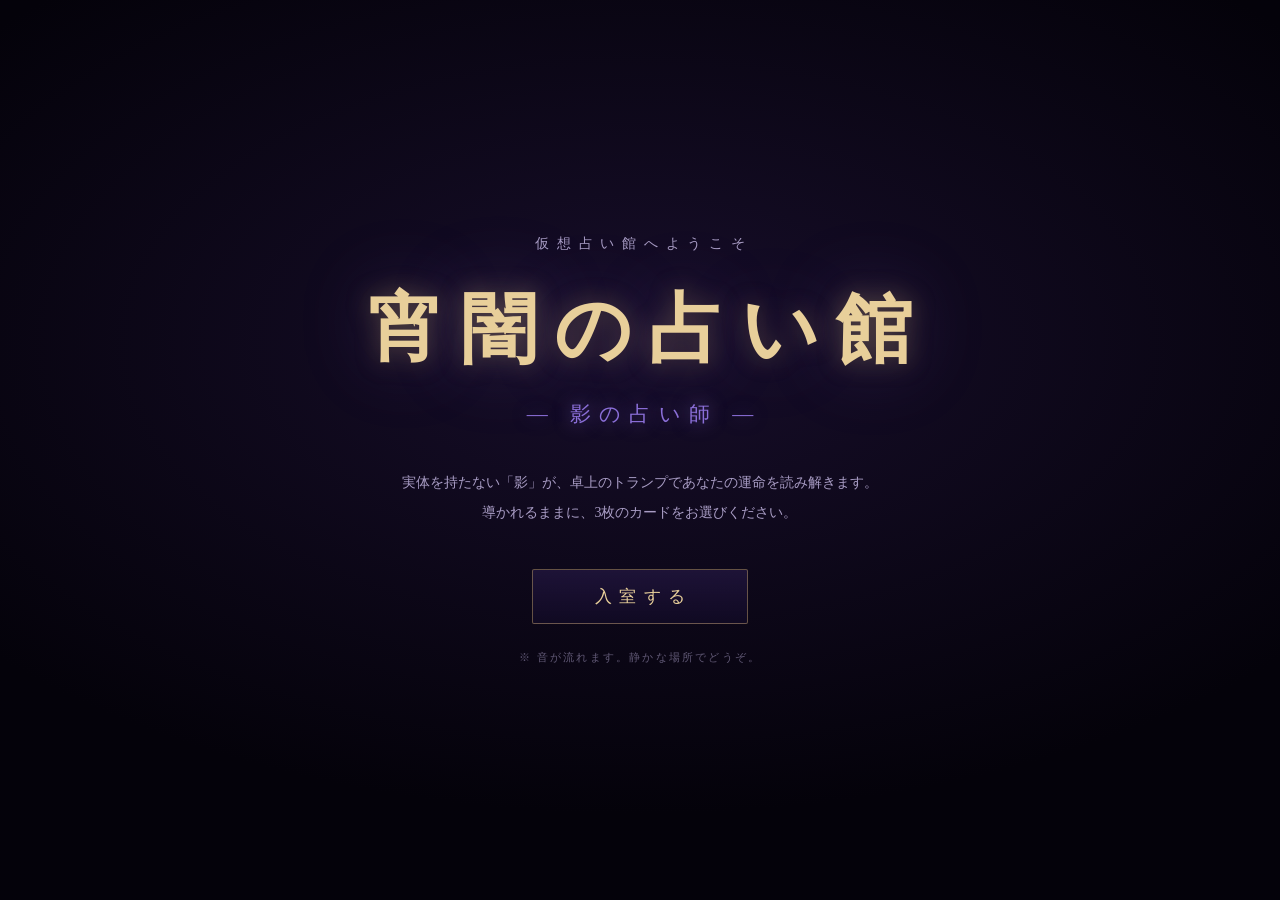
<file: fortune/index.html>
<!DOCTYPE html>
<html lang="ja">
<head>
<meta charset="UTF-8">
<meta name="viewport" content="width=device-width, initial-scale=1.0, maximum-scale=1.0, user-scalable=no">
<title>宵闇の占い館 ― 影の占い師 ―</title>
<meta name="description" content="仮想空間の占い館。実体を持たない影の占い師が、30枚のトランプであなたの運命を読み解きます。">
<link rel="icon" href="data:image/svg+xml,<svg xmlns=%22http://www.w3.org/2000/svg%22 viewBox=%220 0 100 100%22><text y=%22.9em%22 font-size=%2290%22>🔮</text></svg>">
<link rel="stylesheet" href="css/style.css">
<script type="importmap">
{
  "imports": {
    "three": "./lib/three.module.min.js"
  }
}
</script>
</head>
<body>

<div id="app">
  <canvas id="stage"></canvas>

  <!-- 画面全体の質感(ビネット・粒子) -->
  <div id="vignette" aria-hidden="true"></div>
  <div id="grain" aria-hidden="true"></div>

  <!-- タイトル画面 -->
  <div id="title-screen">
    <div class="title-inner">
      <p class="title-sub">仮想占い館へようこそ</p>
      <h1 class="title-main">宵闇の占い館</h1>
      <p class="title-teller">― 影の占い師 ―</p>
      <p class="title-desc">
        実体を持たない「影」が、卓上のトランプであなたの運命を読み解きます。<br>
        導かれるままに、3枚のカードをお選びください。
      </p>
      <button id="enter-btn" type="button">入室する</button>
      <p class="title-note">※ 音が流れます。静かな場所でどうぞ。</p>
    </div>
  </div>

  <!-- 暗転フェード -->
  <div id="fader"></div>

  <!-- 会話ウィンドウ -->
  <div id="dialogue" class="hidden">
    <div class="dialogue-name" id="dialogue-name">影の占い師</div>
    <div class="dialogue-text"><span id="dialogue-text"></span><span id="dialogue-caret">▼</span></div>
  </div>

  <!-- 選択肢 -->
  <div id="choices" class="hidden"></div>

  <!-- 進行ヒント -->
  <div id="hint" class="hidden"></div>

  <!-- 鑑定結果 -->
  <div id="result-panel" class="hidden">
    <h2 class="result-title">鑑 定 結 果</h2>
    <div class="result-topic" id="result-topic"></div>
    <div class="result-cards" id="result-cards"></div>
    <div class="result-stars" id="result-stars"></div>
    <div class="result-summary" id="result-summary"></div>
    <div class="result-actions">
      <button id="retry-btn" type="button">もう一度占う</button>
    </div>
  </div>

  <!-- 右上コントロール -->
  <div id="top-controls" class="hidden">
    <button id="mute-btn" type="button" title="音の切り替え" aria-label="音の切り替え">♪</button>
  </div>

  <noscript>
    <div class="noscript">このアプリの実行には JavaScript が必要です。</div>
  </noscript>
</div>

<script type="module" src="js/main.js"></script>
</body>
</html>
</file>
<file: styles.css>
@import url("https://fonts.googleapis.com/css2?family=Material+Symbols+Outlined:opsz,wght,FILL,GRAD@24,500,0,0");

:root {
  --black: #050608;
  --black-2: #0b0f14;
  --panel: #141820;
  --panel-2: #1b2028;
  --red: #c5282e;
  --red-dark: #68151b;
  --red-soft: rgba(197, 40, 46, 0.16);
  --gold: #c2a36a;
  --wine: #391016;
  --wine-line: rgba(136, 42, 47, 0.58);
  --film-ink: #080a0d;
  --film-cell: #11151b;
  --film-cell-2: #171b22;
  --champagne: #d2bd86;
  --steel: #8f98a8;
  --white: #f7f7f7;
  --muted: #c1b7a8;
  --line: rgba(255, 255, 255, 0.14);
  --shadow: 0 28px 80px rgba(0, 0, 0, 0.45);
  --max: 1180px;
}

.asset-kit {
  pointer-events: none;
  user-select: none;
  object-fit: contain;
}

.hero-kit-monitor {
  position: absolute;
  left: -68px;
  top: 92px;
  z-index: 0;
  width: 310px;
  opacity: 0.18;
  filter: saturate(0.74) brightness(0.72) drop-shadow(0 24px 34px rgba(0, 0, 0, 0.54));
  transform: rotate(-3deg);
}

.hero-kit-sparkle {
  position: absolute;
  right: 14px;
  top: 24px;
  z-index: 4;
  width: 86px;
  opacity: 0.9;
  filter: drop-shadow(0 0 18px rgba(215, 25, 32, 0.46));
}

.diagnosis-kit-panel {
  position: absolute;
  right: 18px;
  top: 48px;
  z-index: 2;
  width: 220px;
  opacity: 0.2;
  mix-blend-mode: screen;
  filter: saturate(0.82) brightness(0.86);
}

.present-kit-cases {
  position: absolute;
  right: 10px;
  bottom: 18px;
  z-index: 3;
  width: 164px;
  opacity: 0.18;
  filter: saturate(0.75) brightness(0.82) drop-shadow(0 22px 34px rgba(0, 0, 0, 0.55));
}

.present-case-top,
.present-case h3 {
  position: relative;
  z-index: 2;
}

.present-kit-pass {
  position: absolute;
  right: 12px;
  bottom: 32px;
  z-index: 1;
  width: 110px;
  opacity: 0.32;
  transform: rotate(-4deg);
  filter: saturate(0.86) brightness(0.88) drop-shadow(0 14px 22px rgba(0, 0, 0, 0.52));
}

.price-kit-panel {
  position: absolute;
  right: 18px;
  top: 68px;
  z-index: 0;
  width: 128px;
  opacity: 0.13;
  filter: saturate(0.75) brightness(0.9);
}

.cut-badge .material-symbols-outlined,
.cut-badge strong,
.cut-badge em {
  position: relative;
  z-index: 2;
}

.cut-badge-slash-img {
  position: absolute;
  left: 50%;
  top: 50%;
  z-index: 1;
  width: 185px;
  max-width: none;
  opacity: 0;
  transform: translate(-180%, -66%) rotate(-20deg) scale(0.88);
  filter: saturate(1.1) drop-shadow(0 0 16px rgba(215, 25, 32, 0.6));
}

.cut-badge.is-slashed .cut-badge-slash-img {
  animation: cut-kit-slash 880ms cubic-bezier(0.12, 0.82, 0.22, 1) 120ms both;
}

.recommended-kit-stamp {
  position: absolute;
  right: -14px;
  top: -10px;
  z-index: 0;
  width: 178px;
  opacity: 0.12;
  transform: rotate(-11deg);
  filter: saturate(0.86) brightness(0.86);
}

.contact-inner > :not(.asset-kit) {
  position: relative;
  z-index: 1;
}

.contact-kit-bubbles {
  position: absolute;
  right: -220px;
  top: 82px;
  z-index: 0;
  width: 210px;
  opacity: 0.28;
  filter: saturate(0.84) brightness(0.86) drop-shadow(0 20px 34px rgba(0, 0, 0, 0.52));
}

.faq .section-inner {
  position: relative;
  z-index: 1;
}

.faq-kit-reel {
  position: absolute;
  right: max(24px, calc((100% - var(--max)) / 2));
  top: 82px;
  z-index: 0;
  width: 190px;
  opacity: 0.08;
  filter: saturate(0.72) brightness(0.84) drop-shadow(0 22px 34px rgba(0, 0, 0, 0.6));
}

@keyframes cut-kit-slash {
  0% {
    opacity: 0;
    transform: translate(-180%, -66%) rotate(-20deg) scale(0.88);
  }

  28% {
    opacity: 0.72;
  }

  100% {
    opacity: 0.42;
    transform: translate(-50%, -50%) rotate(-8deg) scale(1);
  }
}

@media (prefers-reduced-motion: reduce) {
  .cut-badge.is-slashed .cut-badge-slash-img {
    animation: none;
  }

  .cut-badge.is-slashed .cut-badge-slash-img {
    opacity: 0.42;
    transform: translate(-50%, -50%) rotate(-8deg) scale(1);
  }
}

@media (max-width: 1040px) {
  .hero-kit-monitor {
    left: -24px;
    top: 120px;
    width: 220px;
    opacity: 0.12;
  }

  .hero-kit-sparkle {
    width: 70px;
  }

  .present-kit-cases {
    width: 130px;
    opacity: 0.14;
  }

  .price-kit-panel {
    width: 108px;
    opacity: 0.1;
  }

  .contact-kit-bubbles {
    right: 4px;
    top: 32px;
    width: 150px;
    opacity: 0.16;
  }

  .faq-kit-reel {
    width: 150px;
    opacity: 0.06;
  }
}

@media (max-width: 720px) {
  .hero-kit-monitor,
  .diagnosis-kit-panel,
  .present-kit-cases,
  .price-kit-panel,
  .recommended-kit-stamp,
  .contact-kit-bubbles,
  .faq-kit-reel {
    display: none;
  }

  .hero-kit-sparkle {
    right: 0;
    top: 14px;
    width: 52px;
    opacity: 0.72;
  }

  .present-kit-pass {
    right: 8px;
    bottom: 30px;
    width: 88px;
    opacity: 0.2;
  }

  .cut-badge-slash-img {
    width: 140px;
  }
}

* {
  box-sizing: border-box;
}

html {
  scroll-behavior: smooth;
}

body {
  margin: 0;
  background: var(--black);
  color: var(--white);
  font-family: "Yu Gothic", "Hiragino Kaku Gothic ProN", Meiryo, system-ui, sans-serif;
  line-height: 1.75;
  overflow-x: hidden;
}

body.is-intro-running {
  overflow: hidden;
}

body::before,
body::after {
  content: "";
  position: fixed;
  inset: 0;
  z-index: 120;
  pointer-events: none;
}

body::before {
  background:
    radial-gradient(circle at 18% 24%, rgba(255, 255, 255, 0.055) 0 1px, transparent 1.5px),
    radial-gradient(circle at 72% 64%, rgba(255, 255, 255, 0.04) 0 1px, transparent 1.5px),
    repeating-linear-gradient(104deg, transparent 0 86px, rgba(255, 255, 255, 0.035) 86px 87px, transparent 87px 210px);
  background-size: 180px 180px, 240px 240px, 320px 320px;
  mix-blend-mode: screen;
  opacity: 0.13;
  animation: film-noise-drift 9s steps(5, end) infinite;
}

body::after {
  background:
    repeating-linear-gradient(180deg, rgba(255, 255, 255, 0.045) 0 1px, transparent 1px 7px),
    linear-gradient(180deg, transparent 0 46%, rgba(255, 255, 255, 0.045) 48%, transparent 51%);
  opacity: 0.075;
  animation: film-scan-drift 7.5s linear infinite;
}

img {
  display: block;
  max-width: 100%;
}

a {
  color: inherit;
  text-decoration: none;
}

h1,
h2,
h3,
p {
  margin: 0;
}

h1,
h2 {
  line-height: 1.12;
  letter-spacing: 0;
}

h1 {
  max-width: 740px;
  font-size: 4.8rem;
  font-weight: 900;
}

h2 {
  font-size: 2.7rem;
  font-weight: 900;
}

h3 {
  font-size: 1.1rem;
  line-height: 1.35;
}

p {
  color: var(--muted);
}

.site-header {
  position: sticky;
  top: 0;
  z-index: 50;
  background: rgba(7, 8, 12, 0.88);
  border-bottom: 1px solid rgba(215, 25, 32, 0.28);
  backdrop-filter: blur(18px);
  transition: opacity 180ms ease, transform 220ms ease;
}

body.is-intro-running .site-header {
  opacity: 0;
  transform: translateY(-110%);
  pointer-events: none;
}

.site-header::after {
  content: "";
  display: none;
  height: 14px;
  background:
    repeating-linear-gradient(90deg, rgba(255, 255, 255, 0.18) 0 10px, transparent 10px 24px),
    linear-gradient(90deg, rgba(215, 25, 32, 0.28), transparent 30%, rgba(184, 138, 59, 0.18));
  opacity: 0.55;
}

.header-scene-rail {
  position: relative;
  display: grid;
  grid-template-columns: 72px 42px minmax(0, var(--max)) 42px;
  justify-content: center;
  gap: 8px;
  padding: 12px 18px 14px;
  background:
    repeating-linear-gradient(90deg, transparent 0 17px, rgba(255, 255, 255, 0.18) 17px 27px, transparent 27px 48px) top / 100% 9px no-repeat,
    repeating-linear-gradient(90deg, transparent 0 17px, rgba(255, 255, 255, 0.16) 17px 27px, transparent 27px 48px) bottom / 100% 9px no-repeat,
    linear-gradient(180deg, rgba(255, 255, 255, 0.05), transparent 20%, rgba(0, 0, 0, 0.36) 52%, rgba(255, 255, 255, 0.035)),
    linear-gradient(90deg, rgba(215, 25, 32, 0.3), rgba(7, 8, 12, 0.94) 30%, rgba(184, 138, 59, 0.18)),
    #06070b;
  border-top: 1px solid rgba(255, 255, 255, 0.08);
  border-bottom: 1px solid rgba(215, 25, 32, 0.22);
  box-shadow:
    inset 0 18px 28px rgba(255, 255, 255, 0.03),
    inset 0 -20px 28px rgba(0, 0, 0, 0.42);
}

.scene-strip {
  position: relative;
  z-index: 3;
  grid-column: 3;
  min-width: 0;
  padding: 13px 8px 14px;
  display: flex;
  gap: 10px;
  overflow-x: auto;
  scroll-behavior: smooth;
  scroll-snap-type: x mandatory;
  scrollbar-width: none;
  background:
    linear-gradient(90deg, transparent, rgba(215, 25, 32, 0.44) 18%, rgba(215, 25, 32, 0.58) 50%, rgba(184, 138, 59, 0.3) 82%, transparent) center / 100% 4px no-repeat,
    linear-gradient(180deg, rgba(5, 6, 10, 0.94), rgba(19, 20, 28, 0.9));
  border: 1px solid rgba(255, 255, 255, 0.08);
  box-shadow:
    inset 0 1px 0 rgba(255, 255, 255, 0.08),
    inset 0 -1px 0 rgba(0, 0, 0, 0.75);
}

.scene-strip::-webkit-scrollbar {
  display: none;
}

.scene-cue {
  position: relative;
  z-index: 2;
  flex: 0 0 152px;
  min-height: 62px;
  padding: 18px 14px 10px;
  scroll-snap-align: start;
  background:
    radial-gradient(circle at 14px 14px, rgba(255, 255, 255, 0.24) 0 2px, transparent 3px),
    radial-gradient(circle at calc(100% - 14px) 14px, rgba(255, 255, 255, 0.18) 0 2px, transparent 3px),
    linear-gradient(180deg, rgba(255, 255, 255, 0.075), rgba(255, 255, 255, 0.025)),
    rgba(12, 14, 20, 0.94);
  border: 1px solid rgba(255, 255, 255, 0.16);
  color: var(--white);
  box-shadow:
    inset 0 0 0 1px rgba(0, 0, 0, 0.36),
    inset 0 -14px 22px rgba(0, 0, 0, 0.3);
  transition: transform 180ms ease, border-color 180ms ease, background 180ms ease, box-shadow 180ms ease;
}

.scene-cue::before {
  content: "";
  position: absolute;
  top: 9px;
  left: 12px;
  right: 12px;
  height: 2px;
  background: rgba(215, 25, 32, 0.8);
}

.scene-cue::after {
  content: "";
  position: absolute;
  left: 12px;
  right: 12px;
  bottom: 7px;
  height: 5px;
  background:
    repeating-linear-gradient(90deg, rgba(255, 255, 255, 0.16) 0 5px, transparent 5px 12px),
    linear-gradient(90deg, rgba(215, 25, 32, 0.42), transparent);
  opacity: 0.7;
}

.scene-cue span,
.scene-cue strong {
  display: block;
}

.scene-cue span {
  color: #9eacc5;
  font-size: 0.68rem;
  font-weight: 900;
  line-height: 1;
}

.scene-cue strong {
  margin-top: 5px;
  color: var(--white);
  font-size: 0.88rem;
  line-height: 1.05;
}

.scene-cue:hover,
.scene-cue:focus-visible,
.scene-cue.active {
  transform: translateY(-2px);
  background:
    radial-gradient(circle at 14px 14px, rgba(255, 255, 255, 0.32) 0 2px, transparent 3px),
    radial-gradient(circle at calc(100% - 14px) 14px, rgba(255, 255, 255, 0.24) 0 2px, transparent 3px),
    linear-gradient(180deg, rgba(215, 25, 32, 0.34), rgba(255, 255, 255, 0.055)),
    rgba(12, 14, 20, 0.94);
  border-color: rgba(215, 25, 32, 0.82);
  box-shadow:
    inset 0 0 0 1px rgba(215, 25, 32, 0.18),
    inset 0 -14px 22px rgba(0, 0, 0, 0.36),
    0 16px 34px rgba(215, 25, 32, 0.16);
}

.scene-cue:focus-visible {
  outline: 2px solid rgba(247, 247, 247, 0.85);
  outline-offset: 2px;
}

.now-playing-label {
  position: absolute;
  top: clamp(64px, 8vw, 108px);
  left: max(20px, calc((100% - var(--max)) / 2));
  z-index: 8;
  display: inline-flex;
  align-items: center;
  min-height: 34px;
  padding: 0 14px;
  color: var(--white);
  background:
    linear-gradient(90deg, rgba(215, 25, 32, 0.95), rgba(122, 15, 21, 0.9)),
    var(--red);
  border: 1px solid rgba(255, 255, 255, 0.32);
  box-shadow: 0 14px 34px rgba(215, 25, 32, 0.34);
  font-size: 0.78rem;
  font-weight: 900;
  letter-spacing: 0.08em;
  animation: now-playing-pop 1250ms cubic-bezier(0.16, 0.9, 0.18, 1) both;
  pointer-events: none;
}

.rail-arrow {
  position: relative;
  z-index: 4;
  width: 42px;
  min-height: 62px;
  align-self: center;
  display: grid;
  place-items: center;
  overflow: hidden;
  border: 1px solid rgba(255, 255, 255, 0.16);
  background:
    linear-gradient(180deg, rgba(255, 255, 255, 0.08), rgba(255, 255, 255, 0.02)),
    rgba(7, 8, 12, 0.92);
  color: var(--white);
  font-size: 1.9rem;
  font-weight: 900;
  line-height: 1;
  text-shadow: 0 2px 8px rgba(0, 0, 0, 0.9);
  cursor: pointer;
}

.rail-arrow:hover,
.rail-arrow:focus-visible {
  border-color: rgba(215, 25, 32, 0.86);
  background: linear-gradient(180deg, rgba(215, 25, 32, 0.32), rgba(7, 8, 12, 0.92));
}

.brand {
  display: inline-flex;
  align-items: center;
  min-width: 92px;
}

.brand-logo {
  width: 198px;
  height: 56px;
  object-fit: contain;
  object-position: left center;
  filter: drop-shadow(0 8px 18px rgba(0, 0, 0, 0.38));
}

.brand-mini-logo {
  width: 76px;
  height: 58px;
}

.scene-brand {
  position: relative;
  z-index: 4;
  min-width: 0;
  width: 72px;
  min-height: 62px;
  align-self: center;
  justify-content: center;
}

.scene-brand .brand-mini-logo {
  width: 56px;
  height: 44px;
  object-position: center;
}

.header-cta,
.primary-btn,
.secondary-btn {
  display: inline-flex;
  align-items: center;
  justify-content: center;
  min-height: 46px;
  border: 1px solid transparent;
  font-weight: 800;
  white-space: nowrap;
}

.header-cta,
.primary-btn {
  background: linear-gradient(135deg, var(--red), var(--red-dark));
  box-shadow: 0 14px 36px rgba(215, 25, 32, 0.3);
}

.header-cta {
  padding: 0 20px;
}

.primary-btn {
  padding: 0 28px;
}

.secondary-btn {
  padding: 0 24px;
  border-color: rgba(255, 255, 255, 0.2);
  background: rgba(255, 255, 255, 0.06);
  color: var(--white);
}

.section-dark,
.section-band,
.section-light {
  position: relative;
  overflow: hidden;
}

.section-dark {
  background: var(--black);
}

.section-band {
  background: var(--black-2);
}

.section-light {
  background: #f3f0eb;
  color: #11131a;
}

.section-light p,
.section-light .scene-label {
  color: #5d6270;
}

.section-inner {
  width: min(var(--max), calc(100% - 40px));
  margin: 0 auto;
  padding: 96px 0;
}

#top,
#offer,
#philosophy,
#why,
#strength,
#schedule,
#present,
#price,
#recommended,
#contact,
#faq,
#cut-01,
#cut-02,
#bgm,
#se,
#review,
#community,
#works,
#works-focus,
#schedule-alt {
  scroll-margin-top: 238px;
}

#philosophy {
  scroll-margin-top: 132px;
}

.load-intro {
  position: fixed;
  inset: 0;
  z-index: 240;
  overflow: hidden;
  background: #050608;
  opacity: 1;
  transition: opacity 420ms ease;
}

.load-intro.is-fading {
  opacity: 0;
  pointer-events: none;
}

.load-intro.is-done {
  display: none;
}

.load-intro-video,
.load-intro-hold {
  position: absolute;
  inset: 0;
  width: 100%;
  height: 100%;
  display: block;
  object-fit: cover;
  user-select: none;
  pointer-events: none;
}

.load-intro-video {
  z-index: 1;
}

.load-intro-hold {
  z-index: 2;
  opacity: 0;
}

.load-intro.is-holding .load-intro-hold {
  opacity: 1;
}

.load-intro-shade {
  position: absolute;
  inset: 0;
  z-index: 3;
  background:
    linear-gradient(180deg, rgba(5, 6, 8, 0.18), transparent 20%, transparent 72%, rgba(5, 6, 8, 0.32)),
    repeating-linear-gradient(180deg, rgba(255, 255, 255, 0.035) 0 1px, transparent 1px 7px);
  pointer-events: none;
}

.narrow {
  max-width: 900px;
}

.scene-label {
  margin-bottom: 14px;
  color: var(--gold);
  font-weight: 900;
  font-size: 0.82rem;
  text-transform: uppercase;
}

.section-head {
  display: grid;
  grid-template-columns: minmax(0, 1fr) minmax(320px, 0.65fr);
  align-items: end;
  gap: 48px;
  margin-bottom: 38px;
}

.split {
  display: grid;
  grid-template-columns: minmax(0, 1fr) minmax(320px, 0.8fr);
  align-items: center;
  gap: 54px;
}

.hero {
  min-height: 850px;
  padding-top: 1px;
}

.hero-startup::before {
  content: "";
  position: absolute;
  inset: 0;
  z-index: 2;
  background:
    linear-gradient(90deg, transparent, rgba(247, 247, 247, 0.12), transparent),
    repeating-linear-gradient(180deg, rgba(255, 255, 255, 0.08) 0 1px, transparent 1px 7px);
  opacity: 0;
  transform: translateX(-100%);
  pointer-events: none;
}

body.is-hero-revealed .hero-startup::before {
  animation: hero-boot-scan 1300ms cubic-bezier(0.2, 0.74, 0.16, 1) 80ms both;
}

.hero-startup .hero-logo,
.hero-startup h1,
.hero-startup .hero-route-panel,
.hero-startup .hero-lead,
.hero-startup .hero-actions,
.hero-startup .monitor-frame,
.hero-startup .standee-frame {
  opacity: 0;
  transform: translateY(18px);
}

body.is-hero-revealed .hero-startup .hero-logo,
body.is-hero-revealed .hero-startup h1,
body.is-hero-revealed .hero-startup .hero-route-panel,
body.is-hero-revealed .hero-startup .hero-lead,
body.is-hero-revealed .hero-startup .hero-actions,
body.is-hero-revealed .hero-startup .monitor-frame,
body.is-hero-revealed .hero-startup .standee-frame {
  animation: hero-boot-item 640ms cubic-bezier(0.18, 0.82, 0.2, 1) both;
}

.hero-startup .hero-logo {
  animation-delay: 80ms;
}

.hero-startup h1 {
  animation-delay: 260ms;
}

.hero-startup .hero-route-panel {
  animation-delay: 420ms;
}

.hero-startup .hero-lead {
  animation-delay: 540ms;
}

.hero-startup .hero-actions {
  animation-delay: 680ms;
}

.hero-startup .monitor-frame {
  animation-delay: 520ms;
}

.hero-startup .standee-frame {
  animation-delay: 720ms;
}

body.is-hero-revealed .hero-startup .primary-btn {
  animation: hero-cta-pulse 1200ms ease 1020ms both;
}

.hero-bg {
  position: absolute;
  inset: 0;
  opacity: 0.34;
}

.hero-bg::after {
  content: "";
  position: absolute;
  inset: 0;
  background:
    linear-gradient(90deg, rgba(7, 8, 12, 0.98), rgba(7, 8, 12, 0.82) 45%, rgba(7, 8, 12, 0.52)),
    linear-gradient(180deg, transparent, var(--black));
}

.hero-bg img {
  width: 100%;
  height: 100%;
  object-fit: cover;
}

.hero-logo {
  width: min(292px, 72vw);
  height: auto;
  margin: 0 0 10px -10px;
  filter:
    drop-shadow(0 18px 38px rgba(0, 0, 0, 0.48))
    drop-shadow(0 0 22px rgba(215, 25, 32, 0.14));
}

.film-strip {
  height: 32px;
  background:
    repeating-linear-gradient(90deg, transparent 0 18px, rgba(205, 190, 150, 0.18) 18px 31px, transparent 31px 52px) top / 100% 10px no-repeat,
    repeating-linear-gradient(90deg, transparent 0 18px, rgba(205, 190, 150, 0.14) 18px 31px, transparent 31px 52px) bottom / 100% 10px no-repeat,
    var(--film-ink);
  border-top: 1px solid rgba(210, 189, 134, 0.16);
  border-bottom: 1px solid rgba(210, 189, 134, 0.16);
}

.film-strip-top {
  position: relative;
  z-index: 2;
}

.hero-inner {
  position: relative;
  z-index: 3;
  width: min(var(--max), calc(100% - 40px));
  min-height: 660px;
  margin: 0 auto;
  padding: 58px 0 46px;
  display: grid;
  grid-template-columns: minmax(0, 1.08fr) minmax(330px, 0.7fr);
  align-items: center;
  gap: 32px;
}

.hero-copy {
  min-width: 0;
}

.mobile-title-break {
  display: none;
}

.hero h1 {
  max-width: 840px;
  font-size: clamp(3.25rem, 5vw, 4rem);
}

.supervision {
  width: fit-content;
  margin-bottom: 16px;
  padding: 7px 12px;
  border: 1px solid rgba(184, 138, 59, 0.4);
  background: rgba(184, 138, 59, 0.12);
  color: #f2dfb4;
  font-weight: 800;
}

.hero-lead {
  max-width: 680px;
  margin-top: 18px;
  font-size: 1.02rem;
}

.hero-route-panel {
  width: min(760px, 100%);
  margin-top: 24px;
  padding: clamp(18px, 2.4vw, 24px);
  display: grid;
  grid-template-columns: 236px minmax(0, 1fr);
  gap: 22px;
  align-items: center;
  background: rgba(7, 8, 12, 0.78);
  border: 1px solid rgba(255, 255, 255, 0.14);
  border-left: 5px solid var(--red);
  box-shadow: 0 22px 46px rgba(0, 0, 0, 0.34);
}

.hero-route-status span {
  display: block;
  color: var(--gold);
  font-size: 0.82rem;
  font-weight: 900;
  letter-spacing: 0.06em;
}

.hero-route-status strong {
  display: block;
  margin-top: 8px;
  color: var(--white);
  font-size: clamp(2.25rem, 2.8vw, 3.05rem);
  line-height: 0.96;
  font-weight: 900;
  white-space: nowrap;
}

.hero-route-copy {
  min-width: 0;
}

.hero-route-next {
  color: #f4f0e6;
  font-size: clamp(1.02rem, 1.32vw, 1.16rem);
  line-height: 1.55;
  font-weight: 900;
}

.hero-route-detail {
  margin-top: 12px;
  padding-top: 12px;
  border-top: 1px solid rgba(210, 189, 134, 0.24);
  font-size: clamp(0.95rem, 1.12vw, 1.08rem);
  line-height: 1.65;
}

.hero-route-detail strong,
.hero-route-detail span {
  display: block;
}

.hero-route-detail strong {
  color: var(--white);
  font-weight: 900;
}

.hero-route-detail span {
  margin-top: 5px;
  color: #dfe3eb;
  font-weight: 800;
}

.hero-project-card {
  position: relative;
  max-width: 700px;
  margin-top: 20px;
  padding: 14px;
  overflow: hidden;
  background:
    repeating-linear-gradient(90deg, rgba(255, 255, 255, 0.12) 0 8px, transparent 8px 24px) top / 100% 8px no-repeat,
    linear-gradient(180deg, rgba(18, 22, 30, 0.88), rgba(8, 10, 15, 0.94));
  border: 1px solid rgba(255, 255, 255, 0.16);
  box-shadow: 0 24px 54px rgba(0, 0, 0, 0.34);
}

.hero-project-card::before {
  content: "";
  position: absolute;
  left: 14px;
  right: 14px;
  top: 45px;
  height: 1px;
  background: linear-gradient(90deg, rgba(215, 25, 32, 0.72), rgba(184, 138, 59, 0.48), transparent);
}

.hero-project-top {
  display: flex;
  align-items: center;
  gap: 12px;
  min-height: 30px;
  padding-top: 4px;
  color: var(--steel);
  font-size: 0.72rem;
  font-weight: 900;
}

.hero-project-top strong {
  min-width: 0;
  flex: 1;
  color: var(--white);
  font-size: 0.82rem;
  white-space: nowrap;
  overflow: hidden;
  text-overflow: ellipsis;
}

.hero-project-top em {
  padding: 2px 8px;
  border: 1px solid rgba(215, 25, 32, 0.72);
  color: #ffd7d9;
  font-style: normal;
  letter-spacing: 0;
}

.hero-project-timeline {
  position: relative;
  margin-top: 14px;
  display: grid;
  grid-template-columns: repeat(4, minmax(0, 1fr));
  gap: 8px;
}

.hero-project-timeline::before {
  content: "";
  position: absolute;
  left: 6px;
  right: 6px;
  top: 33px;
  height: 1px;
  background: rgba(255, 255, 255, 0.12);
}

.hero-project-timeline::after {
  content: "";
  position: absolute;
  top: 2px;
  bottom: 2px;
  left: 8px;
  width: 2px;
  background: var(--red);
  box-shadow: 0 0 18px rgba(215, 25, 32, 0.52);
  animation: hero-project-playhead 4.4s cubic-bezier(0.55, 0, 0.16, 1) 1200ms infinite;
}

.hero-step {
  position: relative;
  min-height: 88px;
  padding: 12px 10px 14px;
  overflow: hidden;
  background: rgba(255, 255, 255, 0.045);
  border: 1px solid rgba(255, 255, 255, 0.12);
}

.hero-step::before {
  content: "";
  position: absolute;
  top: 8px;
  left: 10px;
  right: 10px;
  height: 2px;
  background: rgba(184, 138, 59, 0.56);
}

.hero-step::after {
  content: "";
  position: absolute;
  left: 10px;
  right: 10px;
  bottom: 9px;
  height: 4px;
  background: repeating-linear-gradient(90deg, rgba(255, 255, 255, 0.22) 0 8px, transparent 8px 16px);
  opacity: 0.72;
}

.hero-step small,
.hero-step span {
  display: block;
  color: var(--steel);
  font-size: 0.68rem;
  font-weight: 900;
  letter-spacing: 0;
}

.hero-step strong {
  display: block;
  margin-top: 19px;
  color: var(--white);
  font-size: 0.94rem;
  line-height: 1.35;
}

.hero-step span {
  margin-top: 4px;
  color: #d6c08d;
}

.hero-step.active {
  background: linear-gradient(180deg, rgba(215, 25, 32, 0.16), rgba(255, 255, 255, 0.045));
  border-color: rgba(215, 25, 32, 0.7);
}

.hero-step.active::before {
  background: rgba(215, 25, 32, 0.8);
}

.hero-render-check {
  margin-top: 10px;
  display: grid;
  grid-template-columns: repeat(4, minmax(0, 1fr));
  border-top: 1px solid rgba(255, 255, 255, 0.1);
}

.hero-check {
  position: relative;
  min-height: 34px;
  padding: 9px 10px 0 23px;
  color: var(--muted);
  font-size: 0.72rem;
  font-weight: 900;
  border-right: 1px solid rgba(255, 255, 255, 0.08);
}

.hero-check:last-child {
  border-right: 0;
}

.hero-check::before {
  content: "";
  position: absolute;
  left: 8px;
  top: 14px;
  width: 8px;
  height: 8px;
  border-radius: 50%;
  background: #2a2e38;
  box-shadow: inset 0 0 0 1px rgba(255, 255, 255, 0.12);
  animation: hero-check-lamp 780ms ease var(--delay) both;
}

.hero-actions {
  display: flex;
  flex-wrap: wrap;
  gap: 14px;
  margin-top: 22px;
}

.hero-proof {
  display: flex;
  flex-wrap: wrap;
  gap: 10px;
  margin-top: 20px;
}

.hero-proof span,
.tag,
.chip-cloud span {
  display: inline-flex;
  align-items: center;
  min-height: 34px;
  padding: 0 12px;
  border: 1px solid rgba(255, 255, 255, 0.14);
  background: rgba(255, 255, 255, 0.06);
  color: var(--white);
  font-size: 0.82rem;
  font-weight: 800;
}

.hero-stage {
  position: relative;
  min-height: 620px;
}

.hero-stage::after {
  content: "";
  position: absolute;
  inset: 4% -8% 0;
  z-index: 8;
  background:
    linear-gradient(105deg, transparent 22%, rgba(255, 255, 255, 0.88) 43%, rgba(215, 25, 32, 0.48) 50%, transparent 62%),
    radial-gradient(circle at 66% 28%, rgba(255, 255, 255, 0.75), transparent 18%);
  mix-blend-mode: screen;
  opacity: 0;
  transform: translateX(-42%) skewX(-12deg);
  pointer-events: none;
}

body.is-hero-revealed .hero-stage::after {
  animation: none;
}

.monitor-frame {
  position: absolute;
  top: 66px;
  right: 6px;
  width: 88%;
  max-width: 520px;
  opacity: 0.76;
  filter: saturate(0.8) brightness(0.72);
}

.standee-frame {
  position: absolute;
  right: 24px;
  bottom: 0;
  width: min(430px, 86%);
  padding-top: 18px;
}

.standee-frame::before {
  content: "";
  position: absolute;
  inset: 36px 26px 20px;
  z-index: -1;
  background:
    linear-gradient(135deg, rgba(255, 255, 255, 0.095), rgba(255, 255, 255, 0.025)),
    rgba(255, 255, 255, 0.04);
  border: 1px solid rgba(255, 255, 255, 0.14);
  transform: skewX(-7deg);
  box-shadow: var(--shadow);
}

.standee-frame img {
  position: relative;
  z-index: 2;
  width: 100%;
  filter: drop-shadow(0 34px 42px rgba(0, 0, 0, 0.72));
}

.name-plate {
  position: absolute;
  left: 8px;
  bottom: 40px;
  z-index: 3;
  min-width: 210px;
  padding: 14px 18px;
  background: rgba(7, 8, 12, 0.88);
  border: 1px solid rgba(255, 255, 255, 0.18);
}

.hero-stage .name-plate {
  display: none;
}

.name-plate span {
  display: block;
  color: var(--gold);
  font-size: 0.72rem;
  font-weight: 900;
}

.name-plate strong {
  display: block;
  font-size: 1.35rem;
}

.hero-side-console {
  position: absolute;
  left: 0;
  bottom: 64px;
  z-index: 4;
  width: min(282px, 52%);
  padding: 16px 18px;
  background:
    linear-gradient(180deg, rgba(22, 25, 34, 0.9), rgba(8, 10, 15, 0.95));
  border: 1px solid rgba(255, 255, 255, 0.16);
  box-shadow: 0 22px 48px rgba(0, 0, 0, 0.45);
}

.hero-side-console::before {
  content: "";
  position: absolute;
  top: 11px;
  left: 14px;
  right: 14px;
  height: 2px;
  background: linear-gradient(90deg, var(--red), rgba(184, 138, 59, 0.48), transparent);
}

.hero-side-console span {
  display: block;
  margin-top: 8px;
  color: var(--gold);
  font-size: 0.72rem;
  font-weight: 900;
}

.hero-side-console strong {
  display: block;
  margin-top: 2px;
  font-size: 1.45rem;
  line-height: 1.05;
}

.hero-side-console p {
  margin-top: 8px;
  font-size: 0.78rem;
  line-height: 1.55;
}

.hero-side-meter {
  height: 5px;
  margin-top: 13px;
  overflow: hidden;
  background: rgba(255, 255, 255, 0.12);
}

.hero-side-meter span {
  display: block;
  width: 82%;
  height: 100%;
  background: linear-gradient(90deg, var(--red), #f2dfb4);
  transform-origin: left;
  animation: hero-side-meter 1600ms cubic-bezier(0.2, 0.72, 0.15, 1) 1180ms both;
}

.film-reel {
  position: relative;
  z-index: 4;
  width: min(var(--max), calc(100% - 40px));
  margin: -10px auto 70px;
  padding: 18px 20px;
  display: grid;
  grid-template-columns: repeat(6, minmax(0, 1fr));
  gap: 12px;
  background:
    repeating-linear-gradient(90deg, rgba(255, 255, 255, 0.18) 0 10px, transparent 10px 30px) top / 100% 10px no-repeat,
    repeating-linear-gradient(90deg, rgba(255, 255, 255, 0.18) 0 10px, transparent 10px 30px) bottom / 100% 10px no-repeat,
    rgba(5, 6, 10, 0.86);
  border: 1px solid rgba(255, 255, 255, 0.15);
  box-shadow: var(--shadow);
}

.reel-cell {
  position: relative;
  min-height: 92px;
  padding: 24px 14px 14px;
  display: block;
  background: rgba(255, 255, 255, 0.05);
  border: 1px solid rgba(255, 255, 255, 0.12);
  cursor: pointer;
  transition: transform 180ms ease, border-color 180ms ease, background 180ms ease, box-shadow 180ms ease;
}

.reel-cell::before {
  content: "";
  position: absolute;
  top: 10px;
  left: 14px;
  right: 14px;
  height: 2px;
  background: linear-gradient(90deg, rgba(255, 255, 255, 0.28), rgba(184, 138, 59, 0.52));
}

.reel-cell span {
  display: block;
  color: var(--steel);
  font-size: 0.75rem;
  font-weight: 800;
}

.reel-cell strong {
  display: block;
  margin-top: 4px;
  font-size: 1.05rem;
}

.reel-cell:hover,
.reel-cell:focus-visible {
  transform: translateY(-3px);
  border-color: rgba(247, 247, 247, 0.62);
  background: linear-gradient(180deg, rgba(255, 255, 255, 0.09), rgba(255, 255, 255, 0.045));
  box-shadow: 0 16px 34px rgba(0, 0, 0, 0.28);
}

.reel-cell:focus-visible {
  outline: 2px solid rgba(247, 247, 247, 0.9);
  outline-offset: 3px;
}

.reel-cell.active {
  background: linear-gradient(180deg, rgba(215, 25, 32, 0.2), rgba(255, 255, 255, 0.05));
  border-color: rgba(215, 25, 32, 0.8);
}

.reel-cell.active::before {
  background: rgba(215, 25, 32, 0.74);
}

.offer-grid {
  display: grid;
  grid-template-columns: minmax(0, 1fr) minmax(320px, 0.75fr);
  gap: 48px;
  align-items: center;
}

.editorial-philosophy {
  background: #f6f4ee;
  color: #111114;
}

.editorial-philosophy::before,
.editorial-philosophy::after {
  content: "";
  position: absolute;
  left: 0;
  right: 0;
  height: 18px;
  background: repeating-linear-gradient(90deg, #111114 0 10px, transparent 10px 34px);
  opacity: 0.08;
  pointer-events: none;
}

.editorial-philosophy::before {
  top: 0;
}

.editorial-philosophy::after {
  bottom: 0;
}

.philosophy-paper {
  display: grid;
  grid-template-columns: minmax(250px, 0.8fr) 1px minmax(0, 1.34fr);
  gap: clamp(28px, 4vw, 54px);
  align-items: start;
  padding-top: 86px;
  padding-bottom: 86px;
}

.philosophy-title-block {
  position: sticky;
  top: 190px;
}

.philosophy-scene {
  margin-bottom: 16px;
  color: #ef4444;
  font-size: 0.8rem;
  font-weight: 900;
  text-transform: uppercase;
}

.philosophy-title-block h2 {
  color: #f34141;
  font-size: 4rem;
  font-weight: 900;
  line-height: 0.92;
}

.philosophy-title-block p:last-child {
  margin-top: 18px;
  color: #111114;
  font-weight: 900;
}

.philosophy-divider {
  display: block;
  width: 1px;
  min-height: 100%;
  background: #ef4444;
}

.philosophy-body {
  max-width: 770px;
  color: #111114;
  font-size: 1.02rem;
  font-weight: 650;
  line-height: 2;
}

.philosophy-body p {
  color: #111114;
}

.philosophy-body p + p {
  margin-top: 28px;
}

.philosophy-body mark {
  padding: 0 0.18em;
  color: #090909;
  background: #f6d45d;
  font-weight: 900;
  box-decoration-break: clone;
  -webkit-box-decoration-break: clone;
}

.philosophy-closing {
  font-size: 1.08em;
  line-height: 1.8;
}

.philosophy-note {
  color: #777166;
  font-size: 0.86rem;
  font-weight: 700;
}

.check-list {
  margin: 0;
  padding: 0;
  display: grid;
  grid-template-columns: repeat(2, minmax(0, 1fr));
  gap: 12px;
  list-style: none;
}

.check-list li {
  min-height: 72px;
  padding: 18px;
  background: rgba(255, 255, 255, 0.06);
  border-left: 3px solid var(--red);
  color: var(--white);
  font-weight: 800;
}

.decision-list li {
  min-height: 154px;
  display: grid;
  align-content: start;
  gap: 8px;
}

.decision-list span {
  color: var(--gold);
  font-size: 0.78rem;
  font-weight: 900;
}

.decision-list strong {
  display: block;
  font-size: 1.08rem;
  line-height: 1.35;
}

.decision-list small {
  display: block;
  color: var(--muted);
  font-size: 0.88rem;
  line-height: 1.6;
}

.compact {
  padding-top: 64px;
  padding-bottom: 64px;
}

.cta-card {
  padding: 24px;
  background:
    repeating-linear-gradient(90deg, rgba(255, 255, 255, 0.12) 0 10px, transparent 10px 28px) top / 100% 10px no-repeat,
    rgba(255, 255, 255, 0.07);
  border: 1px solid rgba(255, 255, 255, 0.14);
}

.cta-card p {
  margin-bottom: 18px;
}

.profile-card {
  display: grid;
  grid-template-columns: 160px 1fr;
  align-items: center;
  gap: 18px;
  padding: 24px;
  background: linear-gradient(135deg, rgba(255, 255, 255, 0.07), rgba(255, 255, 255, 0.025));
  border: 1px solid var(--line);
}

.profile-card img {
  max-height: 280px;
  object-fit: contain;
}

.profile-card span {
  color: var(--gold);
  font-size: 0.8rem;
  font-weight: 900;
}

.profile-card strong {
  display: block;
  margin: 4px 0 8px;
  font-size: 1.6rem;
}

.issue-grid,
.strength-grid,
.voice-grid,
.placeholder-grid,
.present-grid {
  display: grid;
  gap: 18px;
}

.issue-grid {
  grid-template-columns: repeat(4, minmax(0, 1fr));
  margin-top: 34px;
}

.strength-grid,
.present-grid {
  grid-template-columns: repeat(4, minmax(0, 1fr));
}

.voice-grid,
.placeholder-grid {
  grid-template-columns: repeat(3, minmax(0, 1fr));
}

.issue-grid article,
.strength-grid article,
.voice-grid article,
.placeholder-grid article,
.present-grid article {
  min-height: 180px;
  padding: 24px;
  background:
    linear-gradient(180deg, rgba(255, 255, 255, 0.06), rgba(255, 255, 255, 0.02)),
    var(--panel);
  border: 1px solid var(--line);
}

.section-light .placeholder-grid article,
.section-light .issue-grid article {
  background: #ffffff;
  border-color: rgba(17, 19, 26, 0.14);
}

.issue-grid span,
.strength-grid span,
.present-grid span {
  display: inline-flex;
  margin-bottom: 18px;
  color: var(--gold);
  font-weight: 900;
}

.strength-grid h3,
.issue-grid h3,
.present-grid h3 {
  margin-bottom: 10px;
}

.strength {
  background:
    radial-gradient(circle at 16% 18%, rgba(215, 25, 32, 0.11), transparent 34%),
    linear-gradient(180deg, rgba(255, 255, 255, 0.035), rgba(8, 10, 14, 0.96) 58%),
    #0a0c11;
}

.strength-head {
  align-items: end;
  margin-bottom: 34px;
}

.strength-head > p {
  max-width: 450px;
}

.strength-head h2 {
  overflow-wrap: anywhere;
}

.strength-suite {
  display: grid;
  grid-template-columns: minmax(0, 0.92fr) minmax(420px, 1.08fr);
  gap: 22px;
  align-items: stretch;
}

.strength-console {
  position: relative;
  overflow: hidden;
  min-height: 460px;
  display: grid;
  grid-template-rows: auto 1fr;
  background:
    linear-gradient(180deg, rgba(255, 255, 255, 0.06), rgba(255, 255, 255, 0.018)),
    #090b10;
  border: 1px solid rgba(255, 255, 255, 0.15);
  box-shadow: var(--shadow);
}

.strength-console::before {
  content: "";
  position: absolute;
  inset: 0;
  background:
    repeating-linear-gradient(90deg, rgba(255, 255, 255, 0.045) 0 1px, transparent 1px 72px),
    repeating-linear-gradient(180deg, rgba(255, 255, 255, 0.035) 0 1px, transparent 1px 58px);
  pointer-events: none;
}

.strength-console-top {
  position: relative;
  z-index: 2;
  min-height: 48px;
  display: flex;
  align-items: center;
  justify-content: space-between;
  gap: 14px;
  padding: 0 18px;
  background: #080a0f;
  border-bottom: 1px solid rgba(255, 255, 255, 0.13);
}

.strength-console-top span,
.strength-console-top strong {
  color: #c8cedb;
  font-size: 0.74rem;
  font-weight: 900;
}

.strength-console-top strong {
  color: #ffd7d9;
}

.strength-preview {
  position: relative;
  z-index: 1;
  min-height: 360px;
  margin: 18px;
  padding: 30px;
  overflow: hidden;
  display: grid;
  align-content: end;
  background:
    linear-gradient(145deg, rgba(215, 25, 32, 0.1), transparent 42%),
    linear-gradient(180deg, rgba(255, 255, 255, 0.045), rgba(255, 255, 255, 0.018)),
    #0b0d13;
  border: 1px solid rgba(255, 255, 255, 0.14);
}

.strength-preview::before {
  content: "";
  position: absolute;
  inset: 22px;
  border: 1px solid rgba(255, 255, 255, 0.1);
  background:
    repeating-linear-gradient(90deg, transparent 0 18px, rgba(255, 255, 255, 0.045) 18px 19px),
    linear-gradient(180deg, rgba(255, 255, 255, 0.035), transparent);
}

.strength-kit-strip {
  position: absolute;
  left: 30px;
  top: 36px;
  z-index: 1;
  width: min(380px, 76%);
  opacity: 0.24;
  filter: saturate(0.78) brightness(0.86);
}

.strength-kit-wave {
  position: absolute;
  right: 24px;
  top: 36px;
  z-index: 1;
  width: 150px;
  opacity: 0.18;
  filter: saturate(0.72) brightness(0.82);
}

.strength-preview-label,
.strength-preview h3,
.strength-preview p {
  position: relative;
  z-index: 2;
}

.strength-preview-label {
  width: fit-content;
  margin-bottom: 10px;
  padding: 5px 10px;
  color: var(--gold);
  background: rgba(184, 138, 59, 0.11);
  border: 1px solid rgba(184, 138, 59, 0.34);
  font-size: 0.72rem;
  font-weight: 900;
}

.strength-preview h3 {
  font-size: 2.08rem;
  line-height: 1.22;
}

.strength-preview p {
  max-width: 500px;
  margin-top: 12px;
  color: #dfe3eb;
}

.strength-console.is-loading .strength-preview h3,
.strength-console.is-loading .strength-preview p,
.strength-console.is-loading .strength-preview-label {
  animation: strength-console-load 420ms cubic-bezier(0.2, 0.78, 0.16, 1) both;
}

.strength-gates {
  display: grid;
  grid-template-columns: repeat(2, minmax(0, 1fr));
  gap: 14px;
}

.strength-gate {
  position: relative;
  min-height: 220px;
  display: grid;
  align-content: start;
  gap: 8px;
  padding: 20px 18px;
  overflow: hidden;
  color: var(--white);
  font: inherit;
  text-align: left;
  background:
    linear-gradient(180deg, rgba(255, 255, 255, 0.07), rgba(12, 14, 20, 0.94));
  border: 1px solid rgba(255, 255, 255, 0.15);
  cursor: pointer;
  transition: transform 180ms ease, border-color 180ms ease, box-shadow 180ms ease, background 180ms ease;
}

.strength-gate::before {
  content: "";
  position: absolute;
  left: 16px;
  right: 16px;
  top: 14px;
  height: 2px;
  background: rgba(184, 138, 59, 0.55);
}

.strength-gate::after {
  content: "";
  position: absolute;
  left: 16px;
  right: 16px;
  bottom: 16px;
  height: 5px;
  background: repeating-linear-gradient(90deg, rgba(255, 255, 255, 0.32) 0 10px, transparent 10px 17px);
  opacity: 0.32;
}

.strength-gate:hover {
  transform: translateY(-4px);
  border-color: rgba(255, 255, 255, 0.36);
}

.strength-gate.is-active {
  background:
    linear-gradient(145deg, rgba(215, 25, 32, 0.24), transparent 58%),
    linear-gradient(180deg, rgba(255, 255, 255, 0.07), rgba(12, 14, 20, 0.96));
  border-color: rgba(215, 25, 32, 0.78);
  box-shadow:
    0 24px 44px rgba(0, 0, 0, 0.32),
    inset 0 0 0 1px rgba(215, 25, 32, 0.14);
}

.strength-gate.is-active::before {
  background: var(--red);
  box-shadow: 0 0 18px rgba(215, 25, 32, 0.46);
}

.strength-gate .material-symbols-outlined {
  width: 40px;
  height: 40px;
  display: grid;
  place-items: center;
  color: var(--white);
  background: rgba(255, 255, 255, 0.075);
  border: 1px solid rgba(255, 255, 255, 0.14);
}

.strength-gate.is-active .material-symbols-outlined {
  background: rgba(215, 25, 32, 0.28);
  border-color: rgba(215, 25, 32, 0.58);
}

.strength-gate small {
  margin-top: 10px;
  color: #aeb6ca;
  font-size: 0.68rem;
  font-weight: 900;
}

.strength-gate strong {
  color: var(--white);
  font-size: 1.14rem;
  line-height: 1.35;
}

.strength-gate p {
  color: #d6dbe6;
  font-size: 0.9rem;
}

.strength-proof-line {
  display: flex;
  align-items: center;
  gap: 16px;
  margin-top: 18px;
  padding: 16px 18px;
  background:
    linear-gradient(90deg, rgba(255, 255, 255, 0.06), rgba(255, 255, 255, 0.02)),
    #090a0f;
  border: 1px solid rgba(255, 255, 255, 0.14);
  border-left: 3px solid var(--red);
}

.strength-proof-line span {
  flex: 0 0 auto;
  color: var(--gold);
  font-size: 0.72rem;
  font-weight: 900;
}

.strength-proof-line strong {
  color: #f1f3f7;
  line-height: 1.6;
}

@keyframes strength-console-load {
  0% {
    opacity: 0;
    transform: translateY(12px);
  }

  100% {
    opacity: 1;
    transform: translateY(0);
  }
}

@media (max-width: 1040px) {
  .strength-suite {
    grid-template-columns: 1fr;
  }

  .strength-console {
    min-height: 420px;
  }

  .strength-gates {
    grid-template-columns: repeat(2, minmax(0, 1fr));
  }
}

@media (max-width: 720px) {
  .strength-head {
    align-items: start;
    margin-bottom: 24px;
  }

  .strength-preview {
    min-height: 330px;
    margin: 12px;
    padding: 22px;
  }

  .strength-preview h3 {
    font-size: 1.54rem;
  }

  .strength-kit-strip {
    left: 18px;
    top: 28px;
    width: 82%;
    opacity: 0.16;
  }

  .strength-kit-wave {
    display: none;
  }

  .strength-console-top {
    min-height: auto;
    flex-wrap: wrap;
    justify-content: flex-start;
    padding: 12px;
  }

  .strength-gates {
    grid-template-columns: 1fr;
  }

  .strength-gate {
    min-height: 180px;
  }

  .strength-proof-line {
    align-items: flex-start;
    flex-direction: column;
    gap: 8px;
  }
}

.material-symbols-outlined {
  font-family: "Material Symbols Outlined";
  font-weight: normal;
  font-style: normal;
  font-size: 24px;
  line-height: 1;
  letter-spacing: 0;
  text-transform: none;
  display: inline-flex;
  white-space: nowrap;
  word-wrap: normal;
  direction: ltr;
  -webkit-font-feature-settings: "liga";
  -webkit-font-smoothing: antialiased;
  font-feature-settings: "liga";
}

.diagnosis {
  background: #050608;
}

.diagnosis::before,
.diagnosis::after {
  content: "";
  position: absolute;
  left: 0;
  right: 0;
  height: 18px;
  background:
    repeating-linear-gradient(90deg, rgba(210, 189, 134, 0.14) 0 10px, transparent 10px 30px),
    rgba(255, 255, 255, 0.018);
  pointer-events: none;
}

.diagnosis::before {
  top: 0;
}

.diagnosis::after {
  bottom: 0;
}

.diagnosis-inner {
  position: relative;
  z-index: 1;
}

.diagnosis-head {
  align-items: start;
}

.diagnosis-head p {
  max-width: 520px;
}

.diagnosis-stage {
  margin-top: 40px;
  display: grid;
  grid-template-columns: minmax(0, 1fr) minmax(330px, 0.48fr);
  gap: 22px;
  align-items: stretch;
}

.diagnosis-monitor {
  position: relative;
  min-width: 0;
  overflow: hidden;
  background: #0d1015;
  border: 1px solid rgba(210, 189, 134, 0.18);
  box-shadow: 0 24px 58px rgba(0, 0, 0, 0.34);
}

.diagnosis-monitor::before {
  content: "";
  position: absolute;
  inset: 0;
  background:
    repeating-linear-gradient(90deg, transparent 0 88px, rgba(210, 189, 134, 0.055) 88px 89px),
    repeating-linear-gradient(180deg, transparent 0 54px, rgba(210, 189, 134, 0.04) 54px 55px);
  opacity: 0.42;
  pointer-events: none;
}

.diagnosis-monitor-top {
  position: relative;
  z-index: 1;
  min-height: 54px;
  display: flex;
  justify-content: space-between;
  align-items: center;
  gap: 16px;
  padding: 0 18px;
  background: #080a0d;
  border-bottom: 1px solid rgba(210, 189, 134, 0.16);
}

.diagnosis-monitor-top span,
.diagnosis-monitor-top strong {
  color: #c4cad7;
  font-size: 0.76rem;
  font-weight: 900;
}

.diagnosis-monitor-top strong {
  color: var(--champagne);
}

.diagnosis-preview {
  position: relative;
  z-index: 1;
  min-height: 358px;
  margin: 18px;
  overflow: hidden;
  background: #0a0d13;
  border: 1px solid rgba(210, 189, 134, 0.14);
}

.diagnosis-preview::before {
  content: "";
  position: absolute;
  inset: 0;
  background:
    linear-gradient(90deg, rgba(210, 189, 134, 0.055) 1px, transparent 1px),
    linear-gradient(180deg, rgba(210, 189, 134, 0.04) 1px, transparent 1px);
  background-size: 54px 54px;
  opacity: 0.38;
}

.diagnosis-playhead {
  position: absolute;
  top: 28px;
  bottom: 28px;
  left: 30px;
  z-index: 3;
  width: 3px;
  background: var(--wine-line);
  box-shadow: none;
}

.diagnosis-playhead::before {
  display: none;
}

.diagnosis-frame-row {
  position: absolute;
  left: 46px;
  right: 24px;
  top: 34px;
  display: grid;
  grid-template-columns: repeat(4, minmax(0, 1fr));
  gap: 10px;
}

.diagnosis-frame-row span {
  min-height: 126px;
  display: block;
  background: #10141b;
  border: 1px solid rgba(210, 189, 134, 0.12);
}

.diagnosis-frame-row span:nth-child(1) {
  border-color: rgba(136, 42, 47, 0.64);
  box-shadow: inset 0 0 0 1px rgba(136, 42, 47, 0.2);
}

.diagnosis-alert {
  position: absolute;
  left: 46px;
  right: 28px;
  bottom: 30px;
  z-index: 4;
  padding: 22px 24px;
  background: rgba(15, 18, 24, 0.96);
  border: 1px solid rgba(210, 189, 134, 0.18);
  box-shadow: 0 18px 40px rgba(0, 0, 0, 0.3);
}

.diagnosis-alert::before {
  content: "";
  position: absolute;
  left: 22px;
  right: 22px;
  top: 13px;
  height: 2px;
  background: var(--wine-line);
}

.diagnosis-alert span {
  display: block;
  margin-top: 8px;
  color: var(--gold);
  font-size: 0.76rem;
  font-weight: 900;
}

.diagnosis-alert strong {
  display: block;
  margin-top: 6px;
  font-size: 1.62rem;
  line-height: 1.25;
}

.diagnosis-alert p {
  margin-top: 10px;
}

.diagnosis-meter {
  position: relative;
  z-index: 1;
  height: 4px;
  margin: 0 18px 18px;
  overflow: hidden;
  background: rgba(210, 189, 134, 0.08);
}

.diagnosis-meter span {
  display: block;
  width: 100%;
  height: 100%;
  background: repeating-linear-gradient(90deg, rgba(210, 189, 134, 0.56) 0 18px, transparent 18px 28px);
  transform-origin: left;
}

.diagnosis-queue {
  display: grid;
  gap: 10px;
}

.diagnosis-clip {
  position: relative;
  width: 100%;
  min-height: 112px;
  padding: 16px 16px 14px 54px;
  text-align: left;
  color: var(--white);
  background: #10141a;
  border: 1px solid rgba(210, 189, 134, 0.14);
  cursor: pointer;
  transition: border-color 180ms ease, background 180ms ease, box-shadow 180ms ease;
}

.diagnosis-clip::before {
  content: "";
  position: absolute;
  left: 16px;
  right: 16px;
  top: 10px;
  height: 2px;
  background: rgba(210, 189, 134, 0.34);
}

.diagnosis-clip .material-symbols-outlined {
  position: absolute;
  left: 16px;
  top: 42px;
  color: var(--champagne);
  font-size: 26px;
}

.diagnosis-clip small,
.diagnosis-clip em {
  display: block;
  color: var(--steel);
  font-size: 0.68rem;
  font-weight: 900;
  font-style: normal;
}

.diagnosis-clip strong {
  display: block;
  margin: 8px 0 3px;
  font-size: 1.04rem;
  line-height: 1.25;
}

.diagnosis-clip.is-active {
  background: #151922;
  border-color: rgba(136, 42, 47, 0.72);
  box-shadow:
    inset 3px 0 0 var(--wine-line),
    inset 0 0 0 1px rgba(210, 189, 134, 0.06);
}

.diagnosis-clip.is-active::before {
  background: var(--wine-line);
}

.diagnosis-clip:hover,
.diagnosis-clip:focus-visible {
  border-color: rgba(210, 189, 134, 0.42);
}

.diagnosis-clip:focus-visible {
  outline: 2px solid rgba(247, 247, 247, 0.9);
  outline-offset: 3px;
}

.diagnosis-resolve {
  margin-top: 18px;
  display: grid;
  grid-template-columns: repeat(3, minmax(0, 1fr));
  border: 1px solid rgba(210, 189, 134, 0.16);
  background: #0d1015;
}

.diagnosis-resolve div {
  min-height: 136px;
  padding: 22px;
  border-right: 1px solid rgba(210, 189, 134, 0.12);
}

.diagnosis-resolve div:last-child {
  border-right: 0;
}

.diagnosis-resolve span {
  display: block;
  color: var(--gold);
  font-size: 0.72rem;
  font-weight: 900;
}

.diagnosis-resolve strong {
  display: block;
  margin-top: 8px;
  font-size: 1.18rem;
}

.diagnosis-resolve p {
  margin-top: 8px;
  font-size: 0.92rem;
}

.schedule {
  background:
    linear-gradient(180deg, rgba(255, 255, 255, 0.035), transparent 24%),
    linear-gradient(90deg, rgba(255, 255, 255, 0.035), transparent),
    var(--black);
}

.schedule-head {
  align-items: start;
}

.day-switch {
  width: fit-content;
  margin-bottom: 24px;
  display: flex;
  border: 1px solid rgba(255, 255, 255, 0.14);
  background: rgba(255, 255, 255, 0.06);
}

.day-switch span {
  min-height: 44px;
  display: inline-flex;
  align-items: center;
  padding: 0 18px;
  color: var(--white);
  font-size: 0.86rem;
  font-weight: 900;
}

.day-switch span:first-child {
  background: var(--red);
}

.schedule-board {
  display: grid;
  grid-template-columns: repeat(2, minmax(0, 1fr));
  gap: 26px;
}

.day-column {
  position: relative;
  padding: 22px;
  background:
    repeating-linear-gradient(90deg, rgba(255, 255, 255, 0.13) 0 12px, transparent 12px 32px) top / 100% 12px no-repeat,
    repeating-linear-gradient(90deg, rgba(255, 255, 255, 0.13) 0 12px, transparent 12px 32px) bottom / 100% 12px no-repeat,
    linear-gradient(180deg, rgba(255, 255, 255, 0.06), rgba(255, 255, 255, 0.02));
  border: 1px solid rgba(255, 255, 255, 0.16);
  box-shadow: var(--shadow);
}

.day-column::after {
  content: "";
  position: absolute;
  top: 22px;
  bottom: 22px;
  left: 50%;
  width: 2px;
  background: linear-gradient(180deg, transparent, rgba(184, 138, 59, 0.58), rgba(255, 255, 255, 0.16), transparent);
}

.day-title {
  position: relative;
  z-index: 2;
  margin: 8px 0 16px;
  display: flex;
  align-items: baseline;
  justify-content: space-between;
  gap: 18px;
}

.day-title span {
  color: var(--gold);
  font-weight: 900;
}

.day-title strong {
  font-size: 1.3rem;
}

.film-timeline {
  position: relative;
  z-index: 2;
  display: grid;
  grid-template-columns: repeat(2, minmax(0, 1fr));
  gap: 12px;
}

.film-card {
  position: relative;
  min-height: 134px;
  padding: 18px 16px;
  background: rgba(7, 8, 12, 0.78);
  border: 1px solid rgba(255, 255, 255, 0.15);
}

.film-card::before,
.film-card::after {
  content: "";
  position: absolute;
  left: 12px;
  right: 12px;
  height: 6px;
  background: repeating-linear-gradient(90deg, rgba(255, 255, 255, 0.22) 0 6px, transparent 6px 16px);
}

.film-card::before {
  top: 8px;
}

.film-card::after {
  bottom: 8px;
}

.film-card.hot {
  border-color: rgba(215, 25, 32, 0.74);
  background: linear-gradient(180deg, rgba(215, 25, 32, 0.24), rgba(7, 8, 12, 0.88));
}

.film-card .time {
  display: block;
  margin-top: 8px;
  color: var(--gold);
  font-size: 0.78rem;
  font-weight: 900;
}

.film-card strong {
  display: block;
  margin-top: 4px;
  font-size: 1rem;
}

.film-card p {
  margin-top: 8px;
  font-size: 0.9rem;
  line-height: 1.55;
}

.course-timeline {
  position: relative;
  overflow: hidden;
  padding: 26px;
  background:
    repeating-linear-gradient(90deg, rgba(255, 255, 255, 0.16) 0 10px, transparent 10px 30px) top / 100% 12px no-repeat,
    repeating-linear-gradient(90deg, rgba(255, 255, 255, 0.12) 0 10px, transparent 10px 30px) bottom / 100% 12px no-repeat,
    linear-gradient(135deg, rgba(255, 255, 255, 0.075), rgba(255, 255, 255, 0.018));
  border: 1px solid rgba(255, 255, 255, 0.16);
  box-shadow: var(--shadow);
}

.course-monitor {
  position: relative;
  z-index: 2;
  display: grid;
  grid-template-columns: auto auto minmax(210px, 0.8fr) minmax(280px, 1.2fr);
  align-items: center;
  gap: 12px;
  margin: 10px 0 18px;
  padding: 14px 16px;
  background: rgba(4, 5, 8, 0.82);
  border: 1px solid rgba(255, 255, 255, 0.13);
  box-shadow: inset 0 0 0 1px rgba(215, 25, 32, 0.12);
}

.course-monitor.is-loading::after {
  content: "";
  position: absolute;
  inset: 0;
  pointer-events: none;
  background: linear-gradient(90deg, transparent, rgba(215, 25, 32, 0.18), transparent);
  animation: course-monitor-scan 420ms ease both;
}

.course-monitor-counter,
.course-monitor-track {
  display: inline-flex;
  min-height: 30px;
  align-items: center;
  padding: 0 10px;
  color: var(--gold);
  background: rgba(255, 255, 255, 0.06);
  border: 1px solid rgba(255, 255, 255, 0.12);
  font-size: 0.76rem;
  font-weight: 900;
  letter-spacing: 0;
  white-space: nowrap;
}

.course-monitor strong {
  color: var(--white);
  font-size: 1.18rem;
}

.course-monitor p {
  color: #d8dbe4;
  font-size: 0.92rem;
  line-height: 1.65;
}

.course-editor {
  position: relative;
  z-index: 2;
  background:
    linear-gradient(180deg, rgba(255, 255, 255, 0.05), rgba(255, 255, 255, 0.015));
  border: 1px solid rgba(255, 255, 255, 0.14);
}

.course-editor-top {
  min-height: 42px;
  display: flex;
  align-items: center;
  justify-content: space-between;
  gap: 16px;
  padding: 0 16px;
  background: #080a0f;
  border-bottom: 1px solid rgba(255, 255, 255, 0.12);
}

.course-editor-top span,
.course-editor-top strong {
  color: #bfc5d4;
  font-size: 0.76rem;
  font-weight: 900;
  white-space: nowrap;
}

.course-editor-top strong {
  color: var(--white);
}

.course-scroll {
  overflow-x: auto;
  overscroll-behavior-x: contain;
  padding: 16px;
  scrollbar-color: rgba(215, 25, 32, 0.85) rgba(255, 255, 255, 0.08);
}

.course-grid {
  position: relative;
  min-width: 1840px;
  display: grid;
  grid-template-columns: repeat(16, 108px);
  grid-template-rows: 32px 34px 112px 18px;
  gap: 8px;
  padding: 14px;
  background:
    repeating-linear-gradient(90deg, transparent 0 115px, rgba(255, 255, 255, 0.07) 115px 116px),
    linear-gradient(180deg, transparent 0 74px, rgba(255, 255, 255, 0.06) 74px 75px, transparent 75px),
    #101219;
  border: 1px solid rgba(255, 255, 255, 0.12);
}

.course-corner,
.course-ruler-label,
.course-lane-label,
.course-day,
.course-time {
  display: flex;
  align-items: center;
  min-width: 0;
  font-size: 0.72rem;
  font-weight: 900;
}

.course-corner {
  grid-column: 1;
  grid-row: 1;
  justify-content: center;
  color: #8f96a8;
}

.course-day {
  justify-content: center;
  color: var(--white);
  border: 1px solid rgba(255, 255, 255, 0.14);
}

.course-day-build {
  grid-column: 1 / span 8;
  grid-row: 1;
  background: linear-gradient(90deg, rgba(112, 119, 135, 0.34), rgba(255, 255, 255, 0.045));
}

.course-day-review {
  grid-column: 9 / span 8;
  grid-row: 1;
  background: linear-gradient(90deg, rgba(217, 154, 43, 0.28), rgba(255, 255, 255, 0.05));
}

.course-ruler-label {
  grid-column: 1;
  grid-row: 2;
  justify-content: center;
  color: #8f96a8;
}

.course-time {
  grid-row: 2;
  justify-content: center;
  color: #aeb6ca;
  border-left: 1px solid rgba(255, 255, 255, 0.1);
}

.course-lane-label {
  grid-column: 1;
  justify-content: center;
  color: #ccd2df;
  background: rgba(255, 255, 255, 0.06);
  border: 1px solid rgba(255, 255, 255, 0.1);
}

.course-playhead {
  position: absolute;
  top: 58px;
  bottom: 28px;
  left: 68px;
  z-index: 6;
  width: 2px;
  background: var(--red);
  box-shadow: 0 0 22px rgba(215, 25, 32, 0.72);
  animation: course-playhead 25.6s linear infinite;
}

.course-playhead::before {
  content: "";
  position: absolute;
  top: -8px;
  left: 50%;
  width: 16px;
  height: 16px;
  background: var(--red);
  transform: translateX(-50%) rotate(45deg);
}

.course-clip {
  position: relative;
  grid-row: 3;
  min-width: 0;
  min-height: 112px;
  padding: 14px 12px;
  overflow: hidden;
  color: var(--white);
  font: inherit;
  text-align: left;
  background:
    linear-gradient(180deg, rgba(255, 255, 255, 0.075), rgba(10, 12, 18, 0.92));
  border: 1px solid rgba(255, 255, 255, 0.16);
  cursor: pointer;
  transition: transform 180ms ease, border-color 180ms ease, box-shadow 180ms ease, filter 180ms ease;
}

.course-clip::after {
  content: "";
  position: absolute;
  inset: auto 8px 8px;
  height: 5px;
  background: repeating-linear-gradient(90deg, rgba(255, 255, 255, 0.45) 0 10px, transparent 10px 16px);
  opacity: 0.34;
}

.course-clip span {
  display: inline-flex;
  margin-bottom: 6px;
  color: var(--gold);
  font-size: 0.68rem;
  font-weight: 900;
}

.course-clip strong {
  display: block;
  overflow-wrap: normal;
  word-break: keep-all;
  font-size: 0.84rem;
  line-height: 1.18;
}

.course-wave {
  grid-column: 1 / -1;
  grid-row: 4;
  align-self: center;
  height: 8px;
  background:
    repeating-linear-gradient(90deg, rgba(184, 138, 59, 0.66) 0 18px, rgba(255, 255, 255, 0.22) 18px 28px, transparent 28px 42px);
  opacity: 0.66;
}

.course-clip.setup {
  border-color: rgba(255, 255, 255, 0.24);
  background: linear-gradient(180deg, rgba(255, 255, 255, 0.1), rgba(10, 12, 18, 0.9));
}

.course-clip.visual {
  border-color: rgba(78, 159, 255, 0.56);
  background: linear-gradient(180deg, rgba(78, 159, 255, 0.18), rgba(10, 12, 18, 0.9));
}

.course-clip.audio {
  border-color: rgba(217, 154, 43, 0.66);
  background: linear-gradient(180deg, rgba(217, 154, 43, 0.2), rgba(10, 12, 18, 0.9));
}

.course-clip.check {
  border-color: rgba(93, 216, 190, 0.54);
  background: linear-gradient(180deg, rgba(93, 216, 190, 0.14), rgba(10, 12, 18, 0.9));
}

.course-clip.hot {
  border-color: rgba(215, 25, 32, 0.86);
  background: linear-gradient(180deg, rgba(215, 25, 32, 0.26), rgba(10, 12, 18, 0.92));
  box-shadow: inset 0 1px 0 rgba(255, 255, 255, 0.16);
}

.course-clip.wide strong {
  font-size: 0.96rem;
}

.course-clip:hover,
.course-clip:focus-visible,
.course-clip.is-active {
  z-index: 5;
  transform: translateY(-2px);
  border-color: var(--white);
  box-shadow: 0 14px 28px rgba(0, 0, 0, 0.36), 0 0 0 1px rgba(215, 25, 32, 0.32);
  filter: saturate(1.18);
}

.course-clip.is-active {
  background:
    linear-gradient(180deg, rgba(255, 255, 255, 0.16), rgba(10, 12, 18, 0.92));
}

.course-clip:focus-visible {
  outline: 2px solid var(--gold);
  outline-offset: 3px;
}

.schedule-alt {
  position: relative;
  overflow: hidden;
  color: #11131a;
  background: #f7f7f4;
}

.schedule-alt::before,
.schedule-alt::after {
  content: "";
  position: absolute;
  left: 0;
  right: 0;
  height: 10px;
  background: repeating-linear-gradient(90deg, rgba(17, 19, 26, 0.16) 0 10px, transparent 10px 30px);
  opacity: 0.18;
  pointer-events: none;
}

.schedule-alt::before {
  top: 0;
}

.schedule-alt::after {
  bottom: 0;
}

.schedule-alt .section-inner {
  position: relative;
  z-index: 1;
}

.schedule-alt .scene-label {
  color: var(--red);
}

.schedule-alt-head {
  margin-bottom: clamp(46px, 6vw, 74px);
  text-align: center;
}

.schedule-alt-head h2 {
  color: #f34343;
  font-size: clamp(3.1rem, 6vw, 4.9rem);
  line-height: 0.95;
  font-weight: 900;
}

.schedule-alt-head p {
  margin-top: 12px;
  color: #11131a;
  font-weight: 900;
}

.schedule-alt-grid {
  width: min(980px, 100%);
  margin: 0 auto;
  display: grid;
  grid-template-columns: repeat(2, minmax(0, 1fr));
  gap: clamp(52px, 8vw, 96px);
  align-items: start;
}

.schedule-alt-day h3 {
  display: flex;
  align-items: center;
  gap: 8px;
  margin-bottom: 26px;
  color: #f34343;
  font-size: clamp(2.3rem, 4vw, 3rem);
  line-height: 1;
  font-weight: 900;
}

.schedule-alt-day h3 span {
  width: 0;
  height: 0;
  display: inline-block;
  border-top: 7px solid transparent;
  border-bottom: 7px solid transparent;
}

.schedule-alt-day h3 span:first-child {
  border-left: 12px solid #f34343;
}

.schedule-alt-day h3 span:last-child {
  border-right: 12px solid #f34343;
}

.schedule-alt-day ol {
  margin: 0;
  padding: 0;
  list-style: none;
}

.schedule-alt-day li {
  position: relative;
  display: grid;
  grid-template-columns: 112px minmax(0, 1fr);
  gap: 22px;
  align-items: baseline;
  min-height: 48px;
  padding-left: 20px;
}

.schedule-alt-day li::before {
  content: "";
  position: absolute;
  left: 0;
  top: 7px;
  width: 0;
  height: 0;
  border-top: 7px solid transparent;
  border-bottom: 7px solid transparent;
  border-left: 12px solid #f34343;
}

.schedule-alt-day li::after {
  content: "";
  position: absolute;
  left: 5px;
  top: 25px;
  bottom: -8px;
  width: 1px;
  background: rgba(243, 67, 67, 0.16);
}

.schedule-alt-day li:last-child::after {
  display: none;
}

.schedule-alt-day time {
  color: #f34343;
  font-size: 0.9rem;
  font-weight: 900;
  text-decoration: underline;
  text-underline-offset: 3px;
  white-space: nowrap;
}

.schedule-alt-day strong {
  color: #11131a;
  font-size: 1.08rem;
  line-height: 1.5;
  font-weight: 900;
}

.schedule-alt-note {
  margin: 20px 0 0 90px;
  padding: 28px 22px;
  color: #f34343;
  border: 2px solid #f34343;
}

.schedule-alt-note p {
  color: inherit;
  font-weight: 700;
  line-height: 1.8;
}

@keyframes hero-boot-scan {
  0% {
    opacity: 0;
    transform: translateX(-105%) skewX(-8deg);
  }
  18% {
    opacity: 1;
  }
  78% {
    opacity: 0.65;
  }
  100% {
    opacity: 0;
    transform: translateX(105%) skewX(-8deg);
  }
}

@keyframes hero-boot-item {
  0% {
    opacity: 0;
    transform: translateY(18px);
    filter: blur(1px);
  }
  58% {
    filter: blur(0);
  }
  100% {
    opacity: 1;
    transform: translateY(0);
    filter: none;
  }
}

@keyframes hero-kiran-sweep {
  0% {
    opacity: 0;
    transform: translateX(-48%) skewX(-12deg);
  }

  18% {
    opacity: 0.86;
  }

  72% {
    opacity: 0.52;
  }

  100% {
    opacity: 0;
    transform: translateX(54%) skewX(-12deg);
  }
}

@keyframes hero-cta-pulse {
  0%, 100% {
    box-shadow: 0 14px 36px rgba(215, 25, 32, 0.3);
  }
  46% {
    box-shadow: 0 18px 46px rgba(215, 25, 32, 0.48), 0 0 0 1px rgba(247, 247, 247, 0.34);
  }
}

@keyframes hero-project-playhead {
  0%, 14% {
    opacity: 0;
    left: 8px;
  }
  22% {
    opacity: 1;
  }
  84% {
    opacity: 1;
    left: calc(100% - 10px);
  }
  100% {
    opacity: 0;
    left: calc(100% - 10px);
  }
}

@keyframes hero-check-lamp {
  0% {
    background: #2a2e38;
    box-shadow: inset 0 0 0 1px rgba(255, 255, 255, 0.12);
  }
  72%, 100% {
    background: var(--red);
    box-shadow:
      inset 0 0 0 1px rgba(255, 255, 255, 0.35),
      0 0 16px rgba(215, 25, 32, 0.48);
  }
}

@keyframes hero-side-meter {
  0% {
    transform: scaleX(0);
    filter: brightness(1.6);
  }
  100% {
    transform: scaleX(1);
    filter: brightness(1);
  }
}

@keyframes approval-stamp-hit {
  0% {
    opacity: 0;
    transform: rotate(-12deg) scale(1.58);
    filter: blur(1px);
  }
  42% {
    opacity: 1;
    transform: rotate(-12deg) scale(0.88);
    filter: blur(0);
  }
  64% {
    transform: rotate(-12deg) scale(1.05);
  }
  100% {
    opacity: 1;
    transform: rotate(-12deg) scale(1);
    filter: blur(0);
  }
}

@keyframes now-playing-pop {
  0% {
    opacity: 0;
    transform: translateY(12px) skewX(-8deg);
    filter: brightness(1.6);
  }
  18%, 76% {
    opacity: 1;
    transform: translateY(0) skewX(-8deg);
    filter: brightness(1);
  }
  100% {
    opacity: 0;
    transform: translateY(-8px) skewX(-8deg);
  }
}

@keyframes cut-badge-slash {
  0% {
    opacity: 0;
    transform: translateX(-160%) rotate(-18deg);
  }
  22% {
    opacity: 1;
  }
  72% {
    opacity: 1;
  }
  100% {
    opacity: 0;
    transform: translateX(420%) rotate(-18deg);
  }
}

@keyframes price-playhead-sweep {
  0% {
    opacity: 0;
    transform: translateX(0);
  }
  14%, 78% {
    opacity: 1;
  }
  100% {
    opacity: 0;
    transform: translateX(calc(100vw - 220px));
  }
}

@keyframes price-meter-fill {
  0% {
    width: 0;
    filter: brightness(1.8);
  }
  100% {
    width: 100%;
    filter: brightness(1);
  }
}

@keyframes price-track-load {
  0% {
    opacity: 0.38;
    transform: translateY(10px);
    filter: brightness(1.35);
  }
  100% {
    opacity: 1;
    transform: translateY(0);
    filter: brightness(1);
  }
}

@keyframes line-message-in {
  0% {
    opacity: 0;
    transform: translateY(12px);
    filter: brightness(1.35);
  }
  100% {
    opacity: 1;
    transform: translateY(0);
    filter: brightness(1);
  }
}

@keyframes trust-ok-lamp {
  0% {
    background: #2a2e38;
    box-shadow: inset 0 0 0 2px rgba(0, 0, 0, 0.24);
  }
  58% {
    background: #fff;
    box-shadow:
      0 0 0 4px rgba(215, 25, 32, 0.18),
      0 0 18px rgba(215, 25, 32, 0.8);
  }
  100% {
    background: var(--red);
    border-color: rgba(255, 255, 255, 0.5);
    box-shadow:
      0 0 0 4px rgba(215, 25, 32, 0.12),
      0 0 16px rgba(215, 25, 32, 0.66);
  }
}

@keyframes film-noise-drift {
  0%, 100% {
    transform: translate(0, 0);
  }
  20% {
    transform: translate(-1.5%, 1%);
  }
  40% {
    transform: translate(1%, -1.2%);
  }
  60% {
    transform: translate(-0.6%, -0.4%);
  }
  80% {
    transform: translate(1.4%, 0.8%);
  }
}

@keyframes film-scan-drift {
  0% {
    background-position: 0 0, 0 -45vh;
  }
  100% {
    background-position: 0 42px, 0 105vh;
  }
}

@keyframes course-playhead {
  0% {
    left: 68px;
  }
  100% {
    left: calc(100% - 68px);
  }
}

@keyframes course-monitor-scan {
  0% {
    transform: translateX(-100%);
    opacity: 0;
  }
  22% {
    opacity: 1;
  }
  100% {
    transform: translateX(100%);
    opacity: 0;
  }
}

.chip-cloud {
  display: flex;
  flex-wrap: wrap;
  gap: 10px;
  margin-top: 28px;
}

.section-light .chip-cloud span {
  color: #11131a;
  background: #ffffff;
  border-color: rgba(17, 19, 26, 0.14);
}

.review-steps {
  margin: 0;
  padding: 0;
  list-style: none;
  display: grid;
  gap: 12px;
}

.review-steps li {
  min-height: 74px;
  display: flex;
  align-items: center;
  gap: 16px;
  padding: 0 18px;
  background: rgba(255, 255, 255, 0.06);
  border: 1px solid var(--line);
  font-weight: 900;
}

.review-steps span {
  color: var(--gold);
}

.review-inner {
  display: grid;
  gap: 58px;
}

.review-inner > * {
  min-width: 0;
}

.review-head {
  align-items: start;
}

.review-head > *,
.works-tape-head > * {
  min-width: 0;
}

.review-head h2 {
  max-width: 760px;
}

.works-tape {
  position: relative;
  min-width: 0;
}

.works-tape-head {
  display: grid;
  grid-template-columns: minmax(0, 0.86fr) minmax(320px, 0.72fr);
  align-items: end;
  gap: 34px;
}

.works-tape-head h3 {
  margin-top: 8px;
  font-size: 1.85rem;
  line-height: 1.2;
  overflow-wrap: anywhere;
}

.works-tape-head p {
  overflow-wrap: anywhere;
}

.works-tape-frame {
  position: relative;
  width: 100%;
  max-width: 100%;
  margin-top: 26px;
  padding: 52px 0;
  overflow: hidden;
  border: 1px solid rgba(255, 255, 255, 0.14);
  background:
    linear-gradient(90deg, rgba(255, 255, 255, 0.06), transparent 18%, transparent 82%, rgba(184, 138, 59, 0.09)),
    radial-gradient(circle at 20% 0%, rgba(255, 255, 255, 0.08), transparent 32%),
    #08090d;
  box-shadow: inset 0 0 0 1px rgba(255, 255, 255, 0.055), var(--shadow);
}

.works-tape-frame::before,
.works-tape-frame::after {
  content: "";
  position: absolute;
  left: 0;
  right: 0;
  height: 24px;
  background:
    linear-gradient(180deg, rgba(255, 255, 255, 0.08), transparent),
    repeating-linear-gradient(90deg, rgba(255, 255, 255, 0.2) 0 9px, transparent 9px 28px);
  opacity: 0.62;
}

.works-tape-frame::before {
  top: 0;
  border-bottom: 1px solid rgba(255, 255, 255, 0.08);
}

.works-tape-frame::after {
  bottom: 0;
  border-top: 1px solid rgba(255, 255, 255, 0.08);
}

.works-track {
  position: relative;
  z-index: 1;
  display: flex;
  width: max-content;
  gap: 0;
  will-change: transform;
}

.works-track::before {
  content: "";
  position: absolute;
  left: 0;
  right: 0;
  top: 50%;
  height: 4px;
  background: linear-gradient(90deg, transparent, rgba(184, 138, 59, 0.58), rgba(255, 255, 255, 0.22), transparent);
  transform: translateY(-50%);
  opacity: 0.42;
  pointer-events: none;
}

.works-track + .works-track {
  margin-top: 22px;
  opacity: 0.76;
}

.works-track-primary {
  animation: works-marquee-left 42s linear infinite;
}

.works-track-secondary {
  animation: works-marquee-right 52s linear infinite;
}

.works-set {
  display: flex;
  gap: 18px;
  padding-right: 18px;
}

.work-card {
  position: relative;
  flex: 0 0 334px;
  overflow: hidden;
  background: #0d0f14;
  border: 1px solid rgba(255, 255, 255, 0.14);
  box-shadow: 0 18px 42px rgba(0, 0, 0, 0.42);
}

.work-card::before,
.work-card::after {
  content: "";
  position: absolute;
  z-index: 2;
  top: 10px;
  width: 6px;
  height: 6px;
  background: rgba(255, 255, 255, 0.18);
}

.work-card::before {
  left: 10px;
}

.work-card::after {
  right: 10px;
}

.work-media {
  position: relative;
  aspect-ratio: 16 / 9;
  background: #050609;
}

.work-media::after {
  content: "";
  position: absolute;
  inset: 0;
  background:
    linear-gradient(180deg, transparent 50%, rgba(0, 0, 0, 0.76)),
    repeating-linear-gradient(180deg, rgba(255, 255, 255, 0.07) 0 1px, transparent 1px 4px);
  opacity: 0.56;
  pointer-events: none;
}

.work-media img {
  width: 100%;
  height: 100%;
  object-fit: cover;
}

.work-caption {
  position: absolute;
  left: 0;
  right: 0;
  bottom: 0;
  z-index: 3;
  display: grid;
  gap: 4px;
  padding: 34px 16px 14px;
  background: linear-gradient(180deg, transparent, rgba(0, 0, 0, 0.82) 34%, rgba(10, 11, 15, 0.96));
}

.work-caption span {
  color: var(--gold);
  font-size: 0.68rem;
  font-weight: 900;
  letter-spacing: 0.08em;
}

.work-caption strong {
  color: var(--white);
  font-size: 1rem;
  line-height: 1.25;
}

.works-focus {
  position: relative;
  margin-top: 70px;
  padding: 30px;
  overflow: hidden;
  border: 1px solid rgba(255, 255, 255, 0.14);
  background:
    repeating-linear-gradient(90deg, rgba(255, 255, 255, 0.08) 0 10px, transparent 10px 30px) top / 100% 12px no-repeat,
    repeating-linear-gradient(90deg, rgba(255, 255, 255, 0.07) 0 10px, transparent 10px 30px) bottom / 100% 12px no-repeat,
    radial-gradient(circle at 22% 16%, rgba(255, 255, 255, 0.075), transparent 30%),
    linear-gradient(135deg, rgba(255, 255, 255, 0.065), rgba(255, 255, 255, 0.018)),
    #090a0e;
  box-shadow: var(--shadow);
}

.works-focus::before {
  content: "";
  position: absolute;
  left: 0;
  right: 0;
  top: 50%;
  height: 3px;
  background: linear-gradient(90deg, transparent, rgba(184, 138, 59, 0.54), rgba(255, 255, 255, 0.18), transparent);
  opacity: 0.58;
  pointer-events: none;
}

.works-focus-head {
  position: relative;
  z-index: 1;
  display: grid;
  grid-template-columns: minmax(0, 0.9fr) minmax(320px, 0.72fr);
  gap: 34px;
  align-items: end;
  margin-bottom: 28px;
}

.works-focus-head > * {
  min-width: 0;
}

.works-focus-head h3 {
  margin-top: 8px;
  font-size: 1.85rem;
  line-height: 1.2;
}

.works-focus-stage {
  position: relative;
  z-index: 1;
  display: grid;
  grid-template-columns: minmax(0, 1.15fr) minmax(300px, 0.58fr);
  gap: 24px;
  align-items: stretch;
}

.work-focus-screen {
  position: relative;
  aspect-ratio: 16 / 9;
  overflow: hidden;
  background: #050609;
  border: 1px solid rgba(255, 255, 255, 0.18);
  box-shadow:
    inset 0 0 0 1px rgba(255, 255, 255, 0.08),
    0 28px 66px rgba(0, 0, 0, 0.5);
}

.work-focus-screen::before {
  content: "";
  position: absolute;
  inset: 0;
  z-index: 2;
  background:
    linear-gradient(180deg, rgba(255, 255, 255, 0.12), transparent 15%, transparent 82%, rgba(0, 0, 0, 0.42)),
    repeating-linear-gradient(180deg, rgba(255, 255, 255, 0.08) 0 1px, transparent 1px 5px);
  opacity: 0.48;
  pointer-events: none;
}

.work-focus-screen::after {
  content: "";
  position: absolute;
  inset: 12px;
  z-index: 3;
  border: 1px solid rgba(255, 255, 255, 0.18);
  pointer-events: none;
}

.work-focus-screen.is-switching img {
  animation: focus-load 360ms ease both;
}

.work-focus-screen img {
  width: 100%;
  height: 100%;
  object-fit: cover;
  filter: saturate(0.94) contrast(1.02);
}

.work-focus-corner,
.work-focus-ready {
  position: absolute;
  z-index: 4;
  display: inline-flex;
  align-items: center;
  min-height: 28px;
  padding: 0 10px;
  background: rgba(7, 8, 12, 0.82);
  border: 1px solid rgba(255, 255, 255, 0.18);
  color: var(--white);
  font-size: 0.72rem;
  font-weight: 900;
}

.work-focus-corner {
  left: 18px;
  top: 18px;
}

.work-focus-ready {
  right: 18px;
  bottom: 18px;
  color: var(--gold);
}

.work-focus-copy {
  display: grid;
  align-content: center;
  gap: 14px;
  padding: 26px;
  background:
    linear-gradient(180deg, rgba(255, 255, 255, 0.055), transparent 42%),
    rgba(255, 255, 255, 0.055);
  border: 1px solid rgba(255, 255, 255, 0.14);
}

.work-focus-tag {
  color: var(--gold);
  font-size: 0.76rem;
  font-weight: 900;
  letter-spacing: 0.08em;
}

.work-focus-copy h4 {
  margin: 0;
  color: var(--white);
  font-size: 1.65rem;
  line-height: 1.18;
}

.work-focus-copy p {
  color: #e5e8ef;
}

.work-focus-meter {
  display: grid;
  grid-template-columns: repeat(5, 1fr);
  gap: 8px;
  margin-top: 4px;
}

.work-focus-meter span {
  height: 8px;
  background: linear-gradient(90deg, rgba(184, 138, 59, 0.78), rgba(255, 255, 255, 0.2));
  transform-origin: left;
  animation: meter-pulse 1400ms ease-in-out infinite;
}

.work-focus-meter span:nth-child(2) {
  animation-delay: 120ms;
}

.work-focus-meter span:nth-child(3) {
  animation-delay: 240ms;
}

.work-focus-meter span:nth-child(4) {
  animation-delay: 360ms;
}

.work-focus-meter span:nth-child(5) {
  animation-delay: 480ms;
}

.focus-thumb-strip {
  position: relative;
  z-index: 1;
  display: grid;
  grid-template-columns: repeat(8, minmax(92px, 1fr));
  gap: 10px;
  margin-top: 18px;
}

.focus-thumb {
  position: relative;
  aspect-ratio: 16 / 9;
  overflow: hidden;
  padding: 0;
  background: #08090d;
  border: 1px solid rgba(255, 255, 255, 0.15);
  cursor: pointer;
}

.focus-thumb::after {
  content: "";
  position: absolute;
  inset: 0;
  background: linear-gradient(180deg, transparent 45%, rgba(0, 0, 0, 0.76));
  pointer-events: none;
}

.focus-thumb img {
  width: 100%;
  height: 100%;
  object-fit: cover;
  filter: saturate(0.78) brightness(0.74);
  transform: scale(1.02);
  transition: transform 180ms ease, filter 180ms ease;
}

.focus-thumb span {
  position: absolute;
  left: 8px;
  bottom: 6px;
  z-index: 2;
  color: var(--gold);
  font-size: 0.72rem;
  font-weight: 900;
}

.focus-thumb:hover,
.focus-thumb:focus-visible,
.focus-thumb.is-active {
  border-color: rgba(215, 25, 32, 0.9);
}

.focus-thumb:hover img,
.focus-thumb:focus-visible img,
.focus-thumb.is-active img {
  filter: saturate(1) brightness(0.96);
  transform: scale(1.08);
}

.focus-thumb:focus-visible {
  outline: 2px solid rgba(247, 247, 247, 0.9);
  outline-offset: 3px;
}

.works-timeline {
  position: relative;
  margin-top: 70px;
  padding: 30px;
  overflow: hidden;
  border: 1px solid rgba(255, 255, 255, 0.14);
  background:
    linear-gradient(180deg, rgba(255, 255, 255, 0.055), transparent 34%),
    linear-gradient(90deg, rgba(255, 255, 255, 0.055), transparent),
    #080a0f;
  box-shadow: var(--shadow);
}

.works-timeline::before,
.works-timeline::after {
  content: "";
  position: absolute;
  left: 0;
  right: 0;
  height: 13px;
  background: repeating-linear-gradient(90deg, rgba(255, 255, 255, 0.1) 0 10px, transparent 10px 30px);
  pointer-events: none;
}

.works-timeline::before {
  top: 0;
}

.works-timeline::after {
  bottom: 0;
}

.works-timeline-head {
  position: relative;
  z-index: 1;
  display: grid;
  grid-template-columns: minmax(0, 0.95fr) minmax(320px, 0.72fr);
  align-items: end;
  gap: 34px;
  margin-bottom: 28px;
}

.works-timeline-head > * {
  min-width: 0;
}

.works-timeline-head h3 {
  margin-top: 8px;
  font-size: 1.85rem;
  line-height: 1.2;
}

.timeline-showcase {
  position: relative;
  z-index: 1;
  display: grid;
  grid-template-columns: minmax(280px, 0.45fr) minmax(0, 1fr);
  gap: 24px;
  align-items: stretch;
}

.timeline-now {
  position: relative;
  min-height: 330px;
  overflow: hidden;
  background:
    radial-gradient(circle at 20% 18%, rgba(255, 255, 255, 0.08), transparent 42%),
    #07080c;
  border: 1px solid rgba(255, 255, 255, 0.16);
}

.timeline-now::after {
  content: "";
  position: absolute;
  inset: 0;
  background:
    repeating-linear-gradient(180deg, rgba(255, 255, 255, 0.08) 0 1px, transparent 1px 6px),
    linear-gradient(180deg, transparent 44%, rgba(0, 0, 0, 0.88));
  opacity: 0.58;
  pointer-events: none;
}

.timeline-now.is-loading img {
  animation: timeline-load 360ms ease both;
}

.timeline-now img {
  width: 100%;
  height: 100%;
  min-height: 330px;
  object-fit: cover;
}

.timeline-now-label {
  position: absolute;
  top: 16px;
  left: 16px;
  z-index: 3;
  display: inline-flex;
  align-items: center;
  min-height: 28px;
  padding: 0 10px;
  color: var(--white);
  background: rgba(7, 8, 12, 0.84);
  border: 1px solid rgba(255, 255, 255, 0.18);
  font-size: 0.72rem;
  font-weight: 900;
}

.timeline-now-copy {
  position: absolute;
  left: 0;
  right: 0;
  bottom: 0;
  z-index: 3;
  display: grid;
  gap: 5px;
  padding: 52px 18px 18px;
  background: linear-gradient(180deg, transparent, rgba(0, 0, 0, 0.9) 48%, rgba(7, 8, 12, 0.98));
}

.timeline-now-copy span {
  color: var(--gold);
  font-size: 0.72rem;
  font-weight: 900;
  letter-spacing: 0.08em;
}

.timeline-now-copy strong {
  color: var(--white);
  font-size: 1.35rem;
  line-height: 1.2;
}

.timeline-editor {
  position: relative;
  display: grid;
  align-content: center;
  gap: 14px;
  min-height: 330px;
  padding: 20px;
  overflow: hidden;
  background:
    linear-gradient(90deg, rgba(255, 255, 255, 0.045), transparent 20%, rgba(184, 138, 59, 0.065)),
    repeating-linear-gradient(90deg, rgba(255, 255, 255, 0.04) 0 1px, transparent 1px 72px),
    #10131a;
  border: 1px solid rgba(255, 255, 255, 0.14);
}

.timeline-ruler {
  display: grid;
  grid-template-columns: repeat(5, 1fr);
  color: #8f98a8;
  font-size: 0.68rem;
  font-weight: 900;
}

.timeline-ruler span {
  border-left: 1px solid rgba(255, 255, 255, 0.14);
  padding-left: 8px;
}

.timeline-playhead {
  position: absolute;
  top: 42px;
  bottom: 24px;
  left: 20px;
  z-index: 4;
  width: 2px;
  background: var(--red);
  box-shadow: 0 0 18px rgba(215, 25, 32, 0.75);
  animation: timeline-playhead 17.6s linear infinite;
}

.timeline-playhead::before {
  content: "";
  position: absolute;
  left: 50%;
  top: -8px;
  width: 13px;
  height: 13px;
  background: var(--red);
  transform: translateX(-50%) rotate(45deg);
}

.timeline-lane {
  display: grid;
  grid-template-columns: 1.12fr 0.94fr 1.06fr 0.88fr;
  gap: 10px;
}

.timeline-lane-alt {
  grid-template-columns: 0.95fr 1.12fr 0.92fr 1fr;
  padding-left: 34px;
}

.timeline-clip {
  position: relative;
  min-width: 0;
  height: 118px;
  overflow: hidden;
  padding: 0;
  background: #08090d;
  border: 1px solid rgba(255, 255, 255, 0.14);
  cursor: pointer;
  transition: transform 180ms ease, border-color 180ms ease, box-shadow 180ms ease;
}

.timeline-clip::after {
  content: "";
  position: absolute;
  inset: 0;
  background: linear-gradient(180deg, transparent 44%, rgba(0, 0, 0, 0.86));
  pointer-events: none;
}

.timeline-clip img {
  width: 100%;
  height: 100%;
  object-fit: cover;
  filter: saturate(0.72) brightness(0.72);
  transform: scale(1.02);
  transition: filter 180ms ease, transform 180ms ease;
}

.timeline-clip span {
  position: absolute;
  left: 10px;
  bottom: 8px;
  z-index: 2;
  color: var(--gold);
  font-size: 0.72rem;
  font-weight: 900;
}

.timeline-clip:hover,
.timeline-clip:focus-visible,
.timeline-clip.is-active {
  transform: translateY(-4px);
  border-color: rgba(215, 25, 32, 0.9);
  box-shadow: 0 18px 32px rgba(0, 0, 0, 0.34);
}

.timeline-clip:hover img,
.timeline-clip:focus-visible img,
.timeline-clip.is-active img {
  filter: saturate(1) brightness(0.96);
  transform: scale(1.08);
}

.timeline-clip:focus-visible {
  outline: 2px solid rgba(247, 247, 247, 0.9);
  outline-offset: 3px;
}

@keyframes timeline-playhead {
  from {
    left: 20px;
  }

  to {
    left: calc(100% - 22px);
  }
}

@keyframes timeline-load {
  0% {
    opacity: 0.24;
    transform: scale(1.05);
    filter: brightness(1.5) contrast(1.16);
  }

  100% {
    opacity: 1;
    transform: scale(1);
    filter: none;
  }
}

@keyframes focus-load {
  0% {
    opacity: 0.18;
    transform: translateX(18px) scale(1.02);
    filter: brightness(1.8) contrast(1.2);
  }

  100% {
    opacity: 1;
    transform: translateX(0) scale(1);
    filter: saturate(0.94) contrast(1.02);
  }
}

@keyframes meter-pulse {
  0%, 100% {
    transform: scaleX(0.36);
    opacity: 0.52;
  }

  50% {
    transform: scaleX(1);
    opacity: 1;
  }
}

@keyframes works-marquee-left {
  from {
    transform: translateX(0);
  }

  to {
    transform: translateX(-50%);
  }
}

@keyframes works-marquee-right {
  from {
    transform: translateX(-50%);
  }

  to {
    transform: translateX(0);
  }
}

.present {
  position: relative;
  overflow: hidden;
  background:
    radial-gradient(circle at 80% 8%, rgba(184, 138, 59, 0.08), transparent 32%),
    radial-gradient(circle at 10% 20%, rgba(255, 255, 255, 0.055), transparent 34%),
    linear-gradient(180deg, #08090d, #0c0f15 58%, #07080c);
}

.present::before,
.present::after {
  content: "";
  position: absolute;
  left: 0;
  right: 0;
  height: 16px;
  background: repeating-linear-gradient(90deg, rgba(255, 255, 255, 0.12) 0 10px, transparent 10px 30px);
  pointer-events: none;
}

.present::before {
  top: 0;
}

.present::after {
  bottom: 0;
}

.present-head {
  align-items: end;
}

.present-shelf {
  position: relative;
  display: grid;
  grid-template-columns: repeat(4, minmax(0, 1fr));
  gap: 18px;
  margin-top: 34px;
  padding: 30px 28px 42px;
  background:
    linear-gradient(180deg, rgba(255, 255, 255, 0.07), rgba(255, 255, 255, 0.02)),
    #0a0b10;
  border: 1px solid rgba(255, 255, 255, 0.15);
  box-shadow: var(--shadow);
}

.present-shelf::before,
.present-shelf::after {
  content: "";
  position: absolute;
  left: 28px;
  right: 28px;
  height: 8px;
  background: linear-gradient(90deg, rgba(255, 255, 255, 0.16), rgba(184, 138, 59, 0.48), rgba(255, 255, 255, 0.12));
}

.present-shelf::before {
  top: 18px;
}

.present-shelf::after {
  bottom: 22px;
}

.present-case {
  position: relative;
  z-index: 1;
  min-height: 258px;
  display: flex;
  flex-direction: column;
  gap: 14px;
  padding: 22px 18px 20px;
  overflow: hidden;
  background:
    linear-gradient(90deg, rgba(255, 255, 255, 0.08) 0 2px, transparent 2px 12px),
    linear-gradient(180deg, rgba(255, 255, 255, 0.075), rgba(11, 12, 17, 0.96));
  border: 1px solid rgba(255, 255, 255, 0.16);
  transition: transform 180ms ease, border-color 180ms ease, box-shadow 180ms ease;
}

.present-case::before {
  content: "";
  position: absolute;
  inset: 14px 14px auto;
  height: 1px;
  background: rgba(255, 255, 255, 0.22);
}

.present-case::after {
  content: "";
  position: absolute;
  left: 18px;
  right: 18px;
  bottom: 18px;
  height: 30px;
  background:
    repeating-linear-gradient(90deg, rgba(255, 255, 255, 0.14) 0 8px, transparent 8px 18px),
    rgba(255, 255, 255, 0.03);
  opacity: 0.76;
}

.present-case:hover {
  transform: translateY(-8px);
  border-color: rgba(247, 247, 247, 0.62);
  box-shadow: 0 24px 50px rgba(0, 0, 0, 0.42), 0 0 0 1px rgba(255, 255, 255, 0.12);
}

.present-case.hot {
  background:
    linear-gradient(90deg, rgba(255, 255, 255, 0.09) 0 2px, transparent 2px 12px),
    linear-gradient(180deg, rgba(215, 25, 32, 0.3), rgba(11, 12, 17, 0.98));
  border-color: rgba(215, 25, 32, 0.72);
}

.present-case.hot::before {
  background: var(--red);
  box-shadow: 0 0 18px rgba(215, 25, 32, 0.5);
}

.present-case-top {
  display: flex;
  align-items: center;
  justify-content: space-between;
  gap: 14px;
  margin-top: 8px;
  color: var(--gold);
  font-size: 0.72rem;
  font-weight: 900;
}

.present-case-top .material-symbols-outlined {
  min-width: 38px;
  height: 38px;
  align-items: center;
  justify-content: center;
  color: var(--white);
  background: rgba(255, 255, 255, 0.075);
  border: 1px solid rgba(255, 255, 255, 0.16);
}

.present-case.hot .present-case-top .material-symbols-outlined {
  background: rgba(215, 25, 32, 0.28);
}

.present-case h3 {
  min-height: 58px;
  color: var(--white);
  font-size: 1.18rem;
}

.present-case p {
  position: relative;
  z-index: 2;
  margin-bottom: 22px;
  font-size: 0.92rem;
}

.present-case > strong {
  position: relative;
  z-index: 2;
  margin-top: auto;
  color: var(--gold);
  font-size: 0.72rem;
  letter-spacing: 0.08em;
}

.present-pass {
  display: flex;
  align-items: center;
  gap: 16px;
  margin-top: 18px;
  padding: 16px 18px;
  background:
    linear-gradient(90deg, rgba(255, 255, 255, 0.06), rgba(255, 255, 255, 0.025)),
    #090a0f;
  border: 1px solid rgba(255, 255, 255, 0.14);
  border-left: 3px solid var(--red);
}

.present-pass .material-symbols-outlined {
  color: var(--gold);
}

.present-pass p {
  color: #e7e9ef;
}

.price {
  background:
    linear-gradient(180deg, rgba(255, 255, 255, 0.04), rgba(7, 8, 12, 0.98) 58%),
    repeating-linear-gradient(90deg, rgba(255, 255, 255, 0.04) 0 1px, transparent 1px 120px),
    #0c0d11;
}

.price::before {
  content: "";
  position: absolute;
  inset: 0;
  background:
    repeating-linear-gradient(90deg, transparent 0 22px, rgba(255, 255, 255, 0.13) 22px 32px, transparent 32px 58px) top / 100% 18px no-repeat,
    repeating-linear-gradient(90deg, transparent 0 22px, rgba(255, 255, 255, 0.1) 22px 32px, transparent 32px 58px) bottom / 100% 18px no-repeat;
  opacity: 0.42;
  pointer-events: none;
}

.price::after {
  content: "EXPORT";
  position: absolute;
  right: -34px;
  bottom: 8%;
  color: rgba(255, 255, 255, 0.026);
  font-size: clamp(5rem, 14vw, 13rem);
  font-weight: 900;
  line-height: 1;
  transform: rotate(-9deg);
  pointer-events: none;
}

.price-layout {
  display: grid;
  grid-template-columns: minmax(0, 0.82fr) minmax(420px, 1fr);
  gap: 42px;
  align-items: center;
}

.price-copy {
  min-width: 0;
}

.price-copy h2 {
  max-width: 660px;
}

.price-copy p:not(.scene-label) {
  max-width: 620px;
  margin-top: 22px;
}

.price-assurance {
  display: grid;
  grid-template-columns: repeat(2, minmax(0, 1fr));
  gap: 12px;
  margin-top: 28px;
  max-width: 610px;
}

.price-assurance div {
  min-width: 0;
  min-height: 132px;
  padding: 18px;
  display: grid;
  align-content: start;
  gap: 10px;
  background: rgba(255, 255, 255, 0.055);
  border: 1px solid rgba(255, 255, 255, 0.14);
}

.price-assurance .material-symbols-outlined {
  width: 38px;
  height: 38px;
  display: grid;
  place-items: center;
  color: var(--white);
  background: rgba(215, 25, 32, 0.18);
  border: 1px solid rgba(215, 25, 32, 0.38);
}

.price-assurance strong {
  color: var(--white);
  font-size: 1.3rem;
  line-height: 1.2;
}

.price-assurance p {
  margin: 0;
  color: #b9c0cf;
  font-size: 0.92rem;
}

.price-sequence {
  max-width: 610px;
  margin: 18px 0 0;
  padding: 0;
  display: grid;
  gap: 8px;
  list-style: none;
  counter-reset: none;
}

.price-sequence li {
  display: grid;
  grid-template-columns: 46px minmax(0, 1fr);
  align-items: center;
  min-height: 44px;
  background: rgba(255, 255, 255, 0.035);
  border: 1px solid rgba(255, 255, 255, 0.09);
}

.price-sequence span {
  height: 100%;
  display: grid;
  place-items: center;
  color: var(--red);
  font-size: 0.78rem;
  font-weight: 900;
  border-right: 1px solid rgba(255, 255, 255, 0.1);
}

.price-sequence p {
  margin: 0;
  padding: 10px 12px;
  color: #d8dbe3;
  font-size: 0.92rem;
  font-weight: 700;
}

.price-board {
  position: relative;
  overflow: hidden;
  background:
    linear-gradient(90deg, rgba(255, 255, 255, 0.048), transparent 32%),
    linear-gradient(180deg, rgba(255, 255, 255, 0.062), rgba(255, 255, 255, 0.018)),
    #090b10;
  border: 1px solid rgba(255, 255, 255, 0.16);
  box-shadow:
    0 24px 80px rgba(0, 0, 0, 0.46),
    inset 0 0 0 1px rgba(255, 255, 255, 0.035);
}

.price-board::before {
  content: "";
  position: absolute;
  inset: 0;
  background:
    repeating-linear-gradient(90deg, rgba(255, 255, 255, 0.045) 0 1px, transparent 1px 68px),
    repeating-linear-gradient(180deg, rgba(255, 255, 255, 0.035) 0 1px, transparent 1px 54px);
  pointer-events: none;
}

.price-board::after {
  content: "";
  position: absolute;
  z-index: 2;
  top: 46px;
  bottom: 0;
  left: 28px;
  width: 2px;
  background: linear-gradient(180deg, transparent, rgba(215, 25, 32, 0.96), transparent);
  box-shadow: 0 0 18px rgba(215, 25, 32, 0.72);
  opacity: 0;
  transform: translateX(0);
  pointer-events: none;
}

.price-board.is-playing::after {
  animation: price-playhead-sweep 1500ms cubic-bezier(0.18, 0.82, 0.2, 1) 120ms both;
}

.price-board-top {
  position: relative;
  z-index: 1;
  min-height: 46px;
  display: flex;
  align-items: center;
  justify-content: space-between;
  gap: 16px;
  padding: 0 18px;
  background: #080a0f;
  border-bottom: 1px solid rgba(255, 255, 255, 0.13);
}

.price-board-top span,
.price-board-top strong {
  color: #c8cedb;
  font-size: 0.76rem;
  font-weight: 900;
}

.price-board-top strong {
  color: var(--white);
}

.price-status {
  position: relative;
  z-index: 1;
  display: flex;
  align-items: center;
  gap: 10px;
  min-height: 46px;
  padding: 0 18px;
  background:
    linear-gradient(90deg, rgba(215, 25, 32, 0.2), transparent 42%),
    rgba(255, 255, 255, 0.028);
  border-bottom: 1px solid rgba(255, 255, 255, 0.1);
}

.status-lamp {
  width: 11px;
  height: 11px;
  background: #2d313b;
  border: 1px solid rgba(255, 255, 255, 0.22);
}

.price-board.is-playing .status-lamp {
  background: var(--red);
  box-shadow:
    0 0 0 4px rgba(215, 25, 32, 0.14),
    0 0 18px rgba(215, 25, 32, 0.72);
}

.price-status strong {
  color: var(--white);
  font-size: 0.82rem;
}

.price-status small {
  margin-left: auto;
  color: #9fa8bd;
  font-size: 0.72rem;
  font-weight: 900;
}

.price-main {
  position: relative;
  z-index: 1;
  display: grid;
  grid-template-columns: minmax(0, 1fr) minmax(170px, 0.46fr);
  gap: 18px;
  padding: 28px;
}

.price-amount {
  min-width: 0;
  padding: 8px 0 0;
}

.price-main span {
  color: var(--gold);
  font-size: 0.78rem;
  font-weight: 900;
}

.price-main strong {
  display: block;
  margin-top: 4px;
  color: var(--white);
  font-size: 3.4rem;
  line-height: 1;
}

.price-main strong small {
  margin-right: 8px;
  color: var(--gold);
  font-size: 1rem;
}

.price-main p {
  max-width: 430px;
  margin-top: 14px;
}

.price-meter {
  width: min(100%, 430px);
  height: 8px;
  margin-top: 20px;
  background:
    repeating-linear-gradient(90deg, rgba(255, 255, 255, 0.22) 0 8px, transparent 8px 16px),
    rgba(255, 255, 255, 0.08);
  border: 1px solid rgba(255, 255, 255, 0.12);
  overflow: hidden;
}

.price-meter span {
  display: block;
  width: 0;
  height: 100%;
  background: linear-gradient(90deg, var(--red), #fff, var(--red));
  box-shadow: 0 0 18px rgba(215, 25, 32, 0.62);
}

.price-board.is-playing .price-meter span {
  animation: price-meter-fill 980ms cubic-bezier(0.18, 0.82, 0.22, 1) 260ms both;
}

.cut-badge {
  position: relative;
  min-height: 154px;
  display: grid;
  place-items: center;
  align-content: center;
  gap: 8px;
  padding: 18px;
  color: var(--white);
  background:
    linear-gradient(135deg, rgba(215, 25, 32, 0.58), rgba(122, 15, 21, 0.32)),
    #11131a;
  border: 1px solid rgba(215, 25, 32, 0.74);
  overflow: hidden;
}

.cut-badge::before {
  content: "";
  position: absolute;
  left: -34%;
  top: 15%;
  width: 36%;
  height: 6px;
  transform: translateX(-160%) rotate(-18deg);
  transform-origin: center;
  background:
    linear-gradient(90deg, transparent, rgba(255, 255, 255, 0.96), rgba(215, 25, 32, 0.98), transparent);
  box-shadow:
    0 0 16px rgba(215, 25, 32, 0.86),
    0 0 34px rgba(215, 25, 32, 0.46);
  opacity: 0;
  pointer-events: none;
}

.cut-badge.is-slashed::before {
  animation: cut-badge-slash 860ms cubic-bezier(0.12, 0.82, 0.22, 1) 120ms both;
}

.cut-badge::after {
  content: "";
  position: absolute;
  left: 14px;
  right: 14px;
  top: 50%;
  height: 3px;
  background: linear-gradient(90deg, rgba(255, 255, 255, 0.74), rgba(215, 25, 32, 0.94), rgba(255, 255, 255, 0.82));
  transform: rotate(-8deg);
  opacity: 0.84;
  box-shadow: 0 0 12px rgba(215, 25, 32, 0.42);
}

.cut-badge .material-symbols-outlined {
  font-size: 34px;
}

.cut-badge strong {
  margin: 0;
  font-size: 1.12rem;
  text-align: center;
}

.cut-badge em {
  position: relative;
  z-index: 1;
  color: rgba(255, 255, 255, 0.68);
  font-size: 0.66rem;
  font-style: normal;
  font-weight: 900;
}

.price-track-list {
  position: relative;
  z-index: 1;
  display: grid;
  grid-template-columns: repeat(3, minmax(0, 1fr));
  gap: 10px;
  padding: 0 28px 18px;
}

.price-track {
  position: relative;
  min-width: 0;
  min-height: 78px;
  padding: 12px 12px 12px 42px;
  background:
    linear-gradient(90deg, rgba(255, 255, 255, 0.052), transparent),
    rgba(255, 255, 255, 0.035);
  border: 1px solid rgba(255, 255, 255, 0.12);
  transform: translateY(10px);
  opacity: 0.62;
}

.price-track::before {
  content: "";
  position: absolute;
  left: 12px;
  top: 14px;
  bottom: 14px;
  width: 4px;
  background: rgba(255, 255, 255, 0.22);
}

.price-track.active::before {
  background: var(--red);
  box-shadow: 0 0 14px rgba(215, 25, 32, 0.66);
}

.price-board.is-playing .price-track {
  animation: price-track-load 520ms cubic-bezier(0.18, 0.82, 0.2, 1) var(--delay) both;
}

.price-track span {
  color: #9fa8bd;
  font-size: 0.68rem;
  font-weight: 900;
}

.price-track p {
  margin: 4px 0 0;
  color: var(--gold);
  font-size: 0.72rem;
  font-weight: 900;
}

.price-track strong {
  display: block;
  margin-top: 4px;
  color: var(--white);
  font-size: 1.04rem;
  line-height: 1.2;
}

.price-render-note {
  position: relative;
  z-index: 1;
  display: flex;
  align-items: center;
  gap: 12px;
  margin: 0 28px 20px;
  padding: 14px 16px;
  background:
    linear-gradient(90deg, rgba(215, 25, 32, 0.13), transparent 44%),
    rgba(255, 255, 255, 0.045);
  border: 1px solid rgba(255, 255, 255, 0.12);
}

.price-render-note .material-symbols-outlined {
  width: 34px;
  height: 34px;
  display: grid;
  place-items: center;
  color: var(--white);
  background: rgba(215, 25, 32, 0.22);
  border: 1px solid rgba(215, 25, 32, 0.48);
}

.price-render-note p {
  min-width: 0;
  margin: 0;
  color: #d9dde7;
  font-size: 0.9rem;
  font-weight: 700;
}

.price-cta {
  position: relative;
  z-index: 1;
  min-height: 58px;
  display: flex;
  align-items: center;
  justify-content: center;
  gap: 10px;
  margin: 0 28px 28px;
  color: var(--white);
  background: var(--red);
  font-weight: 900;
  transition: transform 180ms ease, background 180ms ease;
}

.price-cta:hover,
.price-cta:focus-visible {
  background: #f22a31;
  transform: translateY(-2px);
}

.price-cta:focus-visible {
  outline: 2px solid var(--white);
  outline-offset: 3px;
}

.sales-line {
  margin-top: 30px;
  display: grid;
  grid-template-columns: repeat(5, minmax(0, 1fr));
  border: 1px solid rgba(255, 255, 255, 0.16);
}

.sales-line span {
  min-height: 92px;
  display: grid;
  place-items: center;
  background: rgba(255, 255, 255, 0.05);
  border-right: 1px solid rgba(255, 255, 255, 0.12);
  font-weight: 900;
}

.sales-line span:last-child {
  border-right: 0;
}

.compare-table {
  margin-top: 30px;
  border: 1px solid rgba(17, 19, 26, 0.16);
  background: #ffffff;
}

.compare-table [role="row"] {
  display: grid;
  grid-template-columns: 1fr 1.4fr 1fr 1fr;
  border-bottom: 1px solid rgba(17, 19, 26, 0.12);
}

.compare-table [role="row"]:last-child {
  border-bottom: 0;
}

.compare-table span,
.compare-table strong {
  padding: 16px;
  border-right: 1px solid rgba(17, 19, 26, 0.12);
}

.compare-table span:last-child,
.compare-table strong:last-child {
  border-right: 0;
}

.compare-table strong {
  color: var(--red);
}

.table-head {
  background: #11131a;
  color: var(--white);
  font-weight: 900;
}

.price-panel {
  display: grid;
  gap: 12px;
}

.price-panel div {
  min-height: 82px;
  padding: 16px 18px;
  display: flex;
  align-items: center;
  justify-content: space-between;
  gap: 18px;
  background: rgba(255, 255, 255, 0.07);
  border: 1px solid rgba(255, 255, 255, 0.14);
}

.price-panel span {
  color: var(--muted);
}

.price-panel strong {
  font-size: 1.45rem;
}

.quote-panel {
  margin-top: 26px;
  padding: 34px;
  background:
    repeating-linear-gradient(90deg, rgba(255, 255, 255, 0.14) 0 10px, transparent 10px 28px) top / 100% 12px no-repeat,
    rgba(255, 255, 255, 0.06);
  border: 1px solid var(--line);
}

.quote-panel p {
  color: var(--white);
  font-size: 1.25rem;
}

.quote-panel span {
  display: block;
  margin-top: 18px;
  color: var(--gold);
  font-weight: 900;
}

.voice {
  position: relative;
  overflow: hidden;
  background: #050608;
}

.voice::before,
.voice::after {
  content: "";
  position: absolute;
  left: 0;
  right: 0;
  height: 18px;
  background: repeating-linear-gradient(90deg, transparent 0 22px, rgba(210, 189, 134, 0.16) 22px 32px, transparent 32px 54px);
  pointer-events: none;
}

.voice::before {
  top: 0;
}

.voice::after {
  bottom: 0;
}

.voice-inner {
  position: relative;
  z-index: 1;
}

.voice-head {
  align-items: end;
}

.voice-head h2 {
  max-width: 780px;
}

.voice-stage {
  display: grid;
  grid-template-columns: minmax(0, 1.08fr) minmax(340px, 0.46fr);
  gap: 24px;
  margin-top: 34px;
  align-items: stretch;
}

.voice-review-wall {
  position: relative;
  min-width: 0;
  padding: 30px;
  overflow: hidden;
  background:
    repeating-linear-gradient(90deg, rgba(210, 189, 134, 0.14) 0 10px, transparent 10px 30px) top / 100% 12px no-repeat,
    repeating-linear-gradient(90deg, rgba(210, 189, 134, 0.1) 0 10px, transparent 10px 30px) bottom / 100% 12px no-repeat,
    #090b0e;
  border: 1px solid rgba(210, 189, 134, 0.18);
  box-shadow: var(--shadow);
}

.voice-review-wall::after {
  content: "";
  position: absolute;
  top: 12px;
  bottom: 12px;
  left: -35%;
  width: 28%;
  background: linear-gradient(90deg, transparent, rgba(255, 255, 255, 0.08), transparent);
  transform: skewX(-12deg);
  animation: voice-scan 5.8s ease-in-out infinite;
  pointer-events: none;
}

.voice-strip-label {
  position: relative;
  z-index: 1;
  display: flex;
  align-items: center;
  justify-content: space-between;
  gap: 18px;
  margin-bottom: 18px;
  color: var(--gold);
  font-size: 0.72rem;
  font-weight: 900;
  letter-spacing: 0.08em;
}

.voice-strip-label strong {
  color: #cfd5e2;
  font-size: 0.72rem;
}

.voice-monitor {
  position: relative;
  z-index: 1;
  min-height: 252px;
  display: grid;
  align-content: start;
  gap: 18px;
  padding: 24px 26px;
  margin-bottom: 18px;
  overflow: hidden;
  background:
    linear-gradient(90deg, rgba(215, 25, 32, 0.12), transparent 44%),
    repeating-linear-gradient(90deg, rgba(255, 255, 255, 0.046) 0 1px, transparent 1px 62px),
    repeating-linear-gradient(180deg, rgba(255, 255, 255, 0.038) 0 1px, transparent 1px 52px),
    #0c0f15;
  border: 1px solid rgba(255, 255, 255, 0.15);
  box-shadow: inset 0 0 0 1px rgba(255, 255, 255, 0.035);
}

.voice-monitor::before {
  content: "";
  position: absolute;
  top: 0;
  bottom: 0;
  left: 24px;
  width: 2px;
  background: rgba(215, 25, 32, 0.78);
  box-shadow: 0 0 20px rgba(215, 25, 32, 0.42);
}

.voice-monitor::after {
  content: "";
  position: absolute;
  inset: 0;
  background:
    linear-gradient(105deg, transparent 0 38%, rgba(255, 255, 255, 0.09) 46%, transparent 54%),
    repeating-linear-gradient(180deg, transparent 0 5px, rgba(255, 255, 255, 0.035) 5px 6px);
  opacity: 0;
  pointer-events: none;
}

.voice-monitor.is-loading::after {
  animation: voice-monitor-load 520ms ease both;
}

.voice-monitor-top,
.voice-monitor-meta {
  position: relative;
  z-index: 1;
  display: flex;
  align-items: center;
  justify-content: space-between;
  gap: 14px;
}

.voice-monitor-top span,
.voice-monitor-top strong,
.voice-monitor-meta span {
  color: var(--gold);
  font-size: 0.72rem;
  font-weight: 900;
  letter-spacing: 0.08em;
}

.voice-monitor-top strong,
.voice-monitor-meta span:last-child {
  color: var(--white);
}

.voice-monitor h3 {
  position: relative;
  z-index: 1;
  max-width: 760px;
  color: var(--white);
  font-size: clamp(1.55rem, 2.4vw, 2.35rem);
  line-height: 1.22;
}

.voice-monitor p {
  position: relative;
  z-index: 1;
  max-width: 720px;
  color: #dfe3ec;
  font-size: 1rem;
}

.voice-monitor-meta {
  margin-top: auto;
  padding-top: 16px;
  border-top: 1px solid rgba(255, 255, 255, 0.11);
}

.voice-ticket-row {
  position: relative;
  z-index: 1;
  display: grid;
  grid-template-columns: repeat(3, minmax(0, 1fr));
  gap: 16px;
}

.voice-ticket {
  position: relative;
  min-height: 216px;
  display: grid;
  grid-template-rows: auto auto 1fr auto;
  gap: 14px;
  padding: 22px;
  overflow: hidden;
  appearance: none;
  font: inherit;
  text-align: left;
  cursor: pointer;
  background:
    linear-gradient(90deg, rgba(255, 255, 255, 0.08) 0 2px, transparent 2px 12px),
    linear-gradient(180deg, rgba(255, 255, 255, 0.07), rgba(8, 9, 13, 0.96));
  border: 1px solid rgba(255, 255, 255, 0.16);
  transition:
    transform 180ms ease,
    border-color 180ms ease,
    background 180ms ease,
    box-shadow 180ms ease;
}

.voice-ticket:hover,
.voice-ticket:focus-visible,
.voice-ticket.is-active {
  border-color: rgba(215, 25, 32, 0.72);
  background:
    linear-gradient(90deg, rgba(215, 25, 32, 0.2) 0 2px, transparent 2px 12px),
    linear-gradient(180deg, rgba(255, 255, 255, 0.085), rgba(8, 9, 13, 0.96));
}

.voice-ticket:hover,
.voice-ticket:focus-visible {
  transform: translateY(-2px);
}

.voice-ticket:focus-visible {
  outline: 2px solid var(--white);
  outline-offset: 3px;
}

.voice-ticket.is-active {
  box-shadow:
    inset 0 -3px 0 rgba(215, 25, 32, 0.5),
    0 14px 34px rgba(0, 0, 0, 0.2);
}

.voice-ticket::before {
  content: "";
  position: absolute;
  left: 16px;
  right: 16px;
  top: 14px;
  height: 1px;
  background: rgba(255, 255, 255, 0.22);
}

.voice-ticket::after {
  content: "";
  position: absolute;
  left: 18px;
  right: 18px;
  bottom: 16px;
  height: 22px;
  background:
    repeating-linear-gradient(90deg, rgba(255, 255, 255, 0.16) 0 8px, transparent 8px 17px),
    rgba(255, 255, 255, 0.025);
  opacity: 0.72;
}

.voice-no {
  margin-top: 10px;
  color: var(--gold);
  font-size: 0.72rem;
  font-weight: 900;
  letter-spacing: 0.08em;
}

.voice-ticket h3 {
  color: var(--white);
  font-size: 1rem;
  line-height: 1.42;
}

.voice-ticket p {
  color: #d8dde8;
  font-size: 0.88rem;
}

.voice-meta {
  position: relative;
  z-index: 1;
  display: flex;
  flex-wrap: wrap;
  gap: 8px;
  margin-bottom: 28px;
}

.voice-meta span {
  min-height: 28px;
  display: inline-flex;
  align-items: center;
  padding: 0 10px;
  color: #e7eaf2;
  background: rgba(255, 255, 255, 0.06);
  border: 1px solid rgba(255, 255, 255, 0.12);
  font-size: 0.74rem;
  font-weight: 800;
}

.recommended-card {
  position: relative;
  min-width: 0;
  min-height: 100%;
  display: grid;
  align-content: space-between;
  gap: 22px;
  padding: 28px;
  overflow: hidden;
  background:
    linear-gradient(180deg, rgba(255, 255, 255, 0.08), rgba(255, 255, 255, 0.025)),
    #0b0d12;
  border: 1px solid rgba(255, 255, 255, 0.15);
  box-shadow: var(--shadow);
}

.approval-stamp {
  position: absolute;
  right: 22px;
  top: 22px;
  z-index: 2;
  padding: 5px 11px;
  color: rgba(247, 247, 247, 0.92);
  border: 2px solid rgba(215, 25, 32, 0.86);
  background: rgba(215, 25, 32, 0.18);
  font-size: 0.68rem;
  font-weight: 900;
  letter-spacing: 0.08em;
  line-height: 1;
  opacity: 0;
  transform: rotate(-12deg) scale(1.42);
  box-shadow:
    inset 0 0 0 1px rgba(247, 247, 247, 0.16),
    0 0 20px rgba(215, 25, 32, 0.28);
}

.recommended-card.is-approved .approval-stamp {
  animation: approval-stamp-hit 720ms cubic-bezier(0.12, 0.86, 0.18, 1) both;
}

.recommended-card::before {
  content: "";
  position: absolute;
  inset: 0 auto 0 0;
  width: 4px;
  background: var(--red);
}

.recommended-top {
  position: relative;
  z-index: 1;
  display: flex;
  align-items: center;
  gap: 10px;
  color: var(--gold);
  font-size: 0.76rem;
  font-weight: 900;
  letter-spacing: 0.08em;
}

.recommended-top .material-symbols-outlined {
  width: 38px;
  height: 38px;
  align-items: center;
  justify-content: center;
  color: var(--white);
  background: rgba(215, 25, 32, 0.28);
  border: 1px solid rgba(215, 25, 32, 0.55);
}

.recommended-card blockquote {
  position: relative;
  z-index: 1;
  margin: 0;
  color: var(--white);
  font-size: 1.22rem;
  font-weight: 900;
  line-height: 1.55;
}

.recommended-cues {
  position: relative;
  z-index: 1;
  display: grid;
  gap: 8px;
}

.recommended-cues span {
  min-height: 38px;
  display: flex;
  align-items: center;
  padding: 0 12px;
  color: #e7eaf2;
  background:
    linear-gradient(90deg, rgba(215, 25, 32, 0.12), transparent),
    rgba(255, 255, 255, 0.055);
  border: 1px solid rgba(255, 255, 255, 0.12);
  font-size: 0.8rem;
  font-weight: 900;
}

.recommender {
  position: relative;
  z-index: 1;
  min-height: 98px;
  display: flex;
  align-items: center;
  gap: 14px;
  padding-top: 18px;
  border-top: 1px solid rgba(255, 255, 255, 0.13);
}

.recommender img {
  width: 86px;
  height: 86px;
  object-fit: contain;
  background: rgba(255, 255, 255, 0.055);
  border: 1px solid rgba(255, 255, 255, 0.14);
}

.recommender strong,
.recommender span {
  display: block;
}

.recommender strong {
  color: var(--white);
}

.recommender span {
  margin-top: 4px;
  color: var(--steel);
  font-size: 0.78rem;
  font-weight: 800;
}

.trust-reel {
  position: relative;
  display: grid;
  grid-template-columns: repeat(4, minmax(0, 1fr));
  gap: 8px;
  margin-top: 22px;
  padding: 24px 16px;
  overflow: hidden;
  border: 1px solid rgba(210, 189, 134, 0.22);
  background:
    repeating-linear-gradient(90deg, transparent 0 16px, rgba(210, 189, 134, 0.2) 16px 26px, transparent 26px 44px) top / 100% 12px no-repeat,
    repeating-linear-gradient(90deg, transparent 0 16px, rgba(210, 189, 134, 0.16) 16px 26px, transparent 26px 44px) bottom / 100% 12px no-repeat,
    var(--film-ink);
  box-shadow:
    inset 0 0 0 1px rgba(255, 255, 255, 0.035),
    0 22px 54px rgba(0, 0, 0, 0.34);
}

.trust-reel::before {
  content: "";
  position: absolute;
  inset: 13px 16px;
  border: 1px solid rgba(210, 189, 134, 0.1);
  pointer-events: none;
}

.trust-reel::after {
  content: "";
  position: absolute;
  left: 16px;
  right: 16px;
  top: 50%;
  height: 1px;
  background: rgba(136, 42, 47, 0.5);
  opacity: 0.7;
  pointer-events: none;
}

.trust-reel div {
  position: relative;
  z-index: 1;
  min-width: 0;
  min-height: 106px;
  display: flex;
  align-items: center;
  gap: 12px;
  padding: 28px 18px 22px;
  overflow: hidden;
  background: var(--film-cell);
  border: 1px solid rgba(210, 189, 134, 0.14);
  box-shadow:
    inset 0 1px 0 rgba(255, 255, 255, 0.05),
    inset 0 -18px 24px rgba(0, 0, 0, 0.2);
}

.trust-reel div:last-child {
  border-right: 1px solid rgba(210, 189, 134, 0.14);
}

.trust-reel div::before {
  content: "";
  position: absolute;
  left: 12px;
  right: 12px;
  top: 13px;
  height: 2px;
  background: var(--wine-line);
  opacity: 0.82;
}

.trust-reel div::after {
  content: "";
  position: absolute;
  left: 12px;
  right: 12px;
  bottom: 12px;
  height: 5px;
  background: repeating-linear-gradient(90deg, rgba(210, 189, 134, 0.48) 0 8px, transparent 8px 14px);
  opacity: 0.24;
}

.ok-lamp {
  position: relative;
  flex: 0 0 auto;
  width: 12px;
  height: 12px;
  border-radius: 50%;
  background: #2a2e38;
  border: 1px solid rgba(255, 255, 255, 0.18);
  box-shadow: inset 0 0 0 2px rgba(0, 0, 0, 0.24);
}

.trust-reel.is-lit .ok-lamp {
  animation: trust-ok-lamp 720ms ease both;
}

.trust-reel.is-lit div:nth-child(2) .ok-lamp {
  animation-delay: 160ms;
}

.trust-reel.is-lit div:nth-child(3) .ok-lamp {
  animation-delay: 320ms;
}

.trust-reel.is-lit div:nth-child(4) .ok-lamp {
  animation-delay: 480ms;
}

.trust-reel.is-lit div {
  background: var(--film-cell-2);
  box-shadow:
    inset 0 1px 0 rgba(255, 255, 255, 0.07),
    inset 0 -2px 0 rgba(136, 42, 47, 0.42),
    inset 0 -18px 24px rgba(0, 0, 0, 0.16);
  transition: background 220ms ease, box-shadow 220ms ease;
}

.trust-reel.is-lit div:nth-child(1) {
  transition-delay: 80ms;
}

.trust-reel.is-lit div:nth-child(2) {
  transition-delay: 220ms;
}

.trust-reel.is-lit div:nth-child(3) {
  transition-delay: 360ms;
}

.trust-reel.is-lit div:nth-child(4) {
  transition-delay: 500ms;
}

.trust-reel .material-symbols-outlined {
  width: 38px;
  height: 38px;
  display: inline-flex;
  align-items: center;
  justify-content: center;
  flex: 0 0 auto;
  color: var(--champagne);
  background: #0a0c10;
  border: 1px solid rgba(210, 189, 134, 0.25);
  box-shadow: inset 0 0 0 1px rgba(0, 0, 0, 0.36);
}

.trust-reel strong {
  color: #f3eee2;
  font-size: 0.92rem;
  line-height: 1.35;
}

.contact {
  min-height: 520px;
}

.contact-bg {
  position: absolute;
  inset: 0;
  opacity: 0.28;
}

.contact-bg::after {
  content: "";
  position: absolute;
  inset: 0;
  background: linear-gradient(90deg, rgba(7, 8, 12, 0.98), rgba(7, 8, 12, 0.74), rgba(7, 8, 12, 0.95));
}

.contact-bg img {
  width: 100%;
  height: 100%;
  object-fit: cover;
}

.contact-inner {
  position: relative;
  z-index: 2;
  max-width: 820px;
}

.contact-inner p {
  margin: 18px 0 28px;
}

.line-chat {
  display: grid;
  gap: 12px;
  width: min(100%, 560px);
  margin: 0 0 26px;
  padding: 18px;
  background:
    linear-gradient(180deg, rgba(255, 255, 255, 0.075), rgba(255, 255, 255, 0.025)),
    rgba(7, 8, 12, 0.72);
  border: 1px solid rgba(255, 255, 255, 0.16);
  box-shadow: 0 24px 56px rgba(0, 0, 0, 0.32);
}

.line-message {
  display: flex;
  opacity: 0;
  transform: translateY(12px);
}

.line-message span {
  position: relative;
  max-width: 86%;
  padding: 12px 14px;
  color: #f5f7fb;
  background: #202530;
  border: 1px solid rgba(255, 255, 255, 0.14);
  font-weight: 800;
  line-height: 1.55;
}

.line-message.from-school span {
  border-color: rgba(215, 25, 32, 0.36);
  background:
    linear-gradient(135deg, rgba(215, 25, 32, 0.42), rgba(122, 15, 21, 0.28)),
    #171a22;
}

.line-message.from-user {
  justify-content: flex-end;
}

.line-message.from-user span {
  color: #071006;
  background: #8ee46f;
  border-color: rgba(142, 228, 111, 0.6);
}

.line-chat.is-typing .line-message {
  animation: line-message-in 480ms cubic-bezier(0.16, 0.88, 0.22, 1) var(--delay, 0ms) both;
}

.faq {
  background:
    radial-gradient(circle at 72% 20%, rgba(255, 255, 255, 0.06), transparent 34%),
    linear-gradient(180deg, #07080c 0%, #101017 48%, #07080c 100%);
  color: var(--white);
}

.faq::before {
  content: "";
  position: absolute;
  inset: 0;
  pointer-events: none;
  background:
    repeating-linear-gradient(90deg, transparent 0 22px, rgba(255, 255, 255, 0.055) 22px 32px, transparent 32px 54px) top / 100% 18px no-repeat,
    repeating-linear-gradient(90deg, transparent 0 22px, rgba(255, 255, 255, 0.045) 22px 32px, transparent 32px 54px) bottom / 100% 18px no-repeat;
  opacity: 0.85;
}

.faq .scene-label {
  color: var(--gold);
}

.faq h2 {
  color: var(--white);
}

.faq-list {
  margin-top: 26px;
  display: grid;
  gap: 14px;
}

.faq-item {
  position: relative;
  overflow: hidden;
  background:
    repeating-linear-gradient(90deg, rgba(255, 255, 255, 0.12) 0 10px, transparent 10px 26px) top / 100% 10px no-repeat,
    linear-gradient(135deg, rgba(255, 255, 255, 0.075), rgba(255, 255, 255, 0.025)),
    #11131a;
  border: 1px solid rgba(255, 255, 255, 0.14);
  box-shadow: 0 24px 58px rgba(0, 0, 0, 0.35);
}

.faq-item::before {
  content: "";
  position: absolute;
  top: 0;
  bottom: 0;
  left: 0;
  width: 4px;
  background: var(--red);
  transform: scaleY(0);
  transform-origin: top;
  transition: transform 280ms ease;
}

.faq-item.is-open::before {
  transform: scaleY(1);
}

.faq-question {
  width: 100%;
  min-height: 86px;
  padding: 18px 22px;
  display: grid;
  grid-template-columns: 60px 1fr;
  align-items: center;
  gap: 18px;
  border: 0;
  background: transparent;
  color: var(--white);
  font: inherit;
  text-align: left;
  cursor: pointer;
}

.faq-question:focus-visible {
  outline: 3px solid rgba(215, 25, 32, 0.55);
  outline-offset: -3px;
}

.reel-icon {
  position: relative;
  width: 58px;
  height: 58px;
  display: grid;
  place-items: center;
  background: transparent;
  border: 0;
  border-radius: 50%;
  transform-origin: center;
  filter: drop-shadow(0 12px 18px rgba(17, 19, 26, 0.2));
}

.reel-icon::before {
  content: "";
  position: absolute;
  inset: 2px;
  border-radius: 50%;
  background:
    radial-gradient(circle at 50% 50%, #11131a 0 8%, transparent 9%),
    radial-gradient(circle at 50% 20%, #fff 0 11%, transparent 12%),
    radial-gradient(circle at 78% 38%, #fff 0 11%, transparent 12%),
    radial-gradient(circle at 68% 76%, #fff 0 11%, transparent 12%),
    radial-gradient(circle at 32% 76%, #fff 0 11%, transparent 12%),
    radial-gradient(circle at 22% 38%, #fff 0 11%, transparent 12%),
    #1f1a1d;
  border: 2px solid #1f1a1d;
  box-shadow:
    inset 0 0 0 3px rgba(255, 255, 255, 0.06),
    inset 0 -12px 18px rgba(0, 0, 0, 0.3);
}

.reel-icon::after {
  content: "";
  position: absolute;
  inset: -5px;
  border: 1px dashed rgba(215, 25, 32, 0.55);
  border-radius: 50%;
  opacity: 0;
  transform: scale(0.88);
  transition: opacity 200ms ease, transform 260ms ease;
}

.reel-icon svg {
  display: none;
}

.reel-icon .reel-hatch {
  position: absolute;
  inset: 0;
  border-radius: 50%;
  pointer-events: none;
}

.reel-icon .reel-hatch::before,
.reel-icon .reel-hatch::after {
  content: "";
  position: absolute;
  width: 16px;
  height: 16px;
  border-radius: 50%;
  background: repeating-linear-gradient(135deg, rgba(17, 19, 26, 0.28) 0 1px, transparent 1px 3px);
}

.reel-icon .reel-hatch::before {
  left: 14px;
  top: 36px;
}

.reel-icon .reel-hatch::after {
  right: 8px;
  top: 20px;
}

.reel-icon {
  transform-origin: center;
}

.reel-ring,
.reel-core,
.reel-hole,
.reel-cut {
  fill: none;
  stroke: #f7f7f7;
  stroke-width: 3;
}

.reel-core {
  fill: #11131a;
  stroke: var(--gold);
}

.reel-hole {
  fill: #090a0f;
  stroke: rgba(247, 247, 247, 0.78);
  stroke-width: 2;
}

.reel-cut {
  stroke: rgba(215, 25, 32, 0.82);
  stroke-linecap: round;
}

.faq-item.is-open .reel-icon::after {
  opacity: 1;
  transform: scale(1);
}

.faq-item.is-open.anim-a .reel-icon {
  animation: reel-spin 720ms cubic-bezier(0.2, 0.72, 0.18, 1) both;
}

.faq-item.is-open.anim-b .reel-icon {
  animation: reel-rewind 880ms cubic-bezier(0.3, 0.8, 0.2, 1) both;
}

.faq-item.is-open.anim-c .reel-icon {
  animation: reel-projector 740ms steps(4, end) both;
}

.faq-item.is-open.anim-d .reel-icon {
  animation: reel-thread 920ms cubic-bezier(0.16, 0.9, 0.28, 1) both;
}

.faq-item.is-open.anim-e .reel-icon {
  animation: reel-glitch 760ms linear both;
}

.question-copy {
  display: grid;
  gap: 4px;
  color: var(--white);
  font-weight: 900;
  line-height: 1.45;
}

.question-copy span {
  color: var(--red);
  font-size: 0.76rem;
  letter-spacing: 0;
}

.faq-answer {
  display: grid;
  grid-template-rows: 0fr;
  transition: grid-template-rows 360ms ease;
}

.faq-answer[hidden] {
  display: none;
}

.faq-item.is-open .faq-answer {
  grid-template-rows: 1fr;
}

.answer-tape {
  position: relative;
  min-height: 0;
  margin: 0 22px 22px 100px;
  padding: 18px 20px 20px;
  overflow: hidden;
  background:
    linear-gradient(90deg, rgba(215, 25, 32, 0.1), transparent 36%),
    #11131a;
  border: 1px solid rgba(215, 25, 32, 0.26);
  color: var(--white);
}

.answer-tape::before {
  content: "";
  position: absolute;
  inset: 0;
  background:
    repeating-linear-gradient(0deg, rgba(255, 255, 255, 0.1) 0 1px, transparent 1px 7px),
    linear-gradient(90deg, transparent, rgba(247, 247, 247, 0.22), transparent);
  opacity: 0;
  transform: translateX(-105%);
}

.faq-item.is-open.anim-a .answer-tape::before {
  animation: tape-scan 520ms ease 120ms both;
}

.faq-item.is-open.anim-b .answer-tape {
  animation: answer-rewind 420ms ease both;
}

.faq-item.is-open.anim-b .answer-tape::before {
  animation: tape-rewind-scan 680ms ease both;
}

.faq-item.is-open.anim-c .answer-tape {
  animation: answer-projector 540ms steps(3, end) both;
}

.faq-item.is-open.anim-c .answer-tape::before {
  animation: tape-flash 620ms ease both;
}

.faq-item.is-open.anim-d .answer-tape {
  animation: answer-thread 620ms cubic-bezier(0.16, 0.9, 0.28, 1) both;
}

.faq-item.is-open.anim-d .answer-tape::before {
  animation: tape-thread-scan 720ms ease both;
}

.faq-item.is-open.anim-e .answer-tape {
  animation: answer-glitch 560ms linear both;
}

.faq-item.is-open.anim-e .answer-tape::before {
  animation: tape-glitch-scan 680ms steps(5, end) both;
}

.answer-label {
  display: inline-flex;
  margin-bottom: 8px;
  color: var(--gold);
  font-size: 0.74rem;
  font-weight: 900;
}

.answer-tape p {
  position: relative;
  z-index: 2;
  padding: 0;
  color: #eef0f5;
}

@keyframes reel-spin {
  0% {
    transform: rotate(0deg) scale(0.94);
  }
  72% {
    transform: rotate(430deg) scale(1.04);
  }
  100% {
    transform: rotate(360deg) scale(1);
  }
}

@keyframes reel-rewind {
  0% {
    transform: rotate(0deg) translateX(0);
  }
  34% {
    transform: rotate(-230deg) translateX(-3px);
  }
  68% {
    transform: rotate(-70deg) translateX(2px);
  }
  100% {
    transform: rotate(-360deg) translateX(0);
  }
}

@keyframes reel-projector {
  0% {
    transform: rotate(0deg) scale(1);
    filter: brightness(1) drop-shadow(0 12px 18px rgba(17, 19, 26, 0.2));
  }
  35% {
    transform: rotate(90deg) scale(1.08);
    filter: brightness(1.8) drop-shadow(0 0 18px rgba(215, 25, 32, 0.45));
  }
  70% {
    transform: rotate(180deg) scale(0.98);
    filter: brightness(0.8) drop-shadow(0 12px 18px rgba(17, 19, 26, 0.2));
  }
  100% {
    transform: rotate(360deg) scale(1);
    filter: brightness(1) drop-shadow(0 12px 18px rgba(17, 19, 26, 0.2));
  }
}

@keyframes reel-thread {
  0% {
    transform: rotate(-18deg) scale(0.88);
  }
  45% {
    transform: rotate(220deg) scale(1.1);
  }
  100% {
    transform: rotate(360deg) scale(1);
  }
}

@keyframes reel-glitch {
  0%, 100% {
    transform: rotate(0deg) translate(0, 0);
  }
  16% {
    transform: rotate(80deg) translate(2px, -1px);
  }
  24% {
    transform: rotate(60deg) translate(-2px, 1px);
  }
  42% {
    transform: rotate(190deg) translate(1px, 2px);
  }
  58% {
    transform: rotate(170deg) translate(-3px, -1px);
  }
  78% {
    transform: rotate(360deg) translate(0, 0);
  }
}

@keyframes tape-scan {
  0% {
    opacity: 0;
    transform: translateX(-105%);
  }
  18% {
    opacity: 1;
  }
  100% {
    opacity: 0;
    transform: translateX(105%);
  }
}

@keyframes tape-rewind-scan {
  0% {
    opacity: 0;
    transform: translateX(105%);
  }
  16% {
    opacity: 1;
  }
  100% {
    opacity: 0;
    transform: translateX(-105%);
  }
}

@keyframes tape-flash {
  0%, 100% {
    opacity: 0;
  }
  22%, 44% {
    opacity: 0.65;
    transform: translateX(0);
  }
  66% {
    opacity: 0.18;
  }
}

@keyframes tape-thread-scan {
  0% {
    opacity: 0;
    transform: translateX(-105%) skewX(-12deg);
  }
  24% {
    opacity: 1;
  }
  100% {
    opacity: 0;
    transform: translateX(105%) skewX(-12deg);
  }
}

@keyframes tape-glitch-scan {
  0% {
    opacity: 0;
    transform: translateX(-100%);
  }
  20% {
    opacity: 0.85;
    transform: translateX(-20%);
  }
  38% {
    transform: translateX(-42%);
  }
  62% {
    opacity: 0.5;
    transform: translateX(28%);
  }
  100% {
    opacity: 0;
    transform: translateX(105%);
  }
}

@keyframes answer-rewind {
  0% {
    opacity: 0;
    transform: translateX(28px);
  }
  100% {
    opacity: 1;
    transform: translateX(0);
  }
}

@keyframes answer-projector {
  0% {
    opacity: 0;
    filter: brightness(1.8);
  }
  34% {
    opacity: 1;
    filter: brightness(0.6);
  }
  68%, 100% {
    opacity: 1;
    filter: brightness(1);
  }
}

@keyframes answer-thread {
  0% {
    opacity: 0;
    transform: scaleX(0.08);
    transform-origin: left;
  }
  100% {
    opacity: 1;
    transform: scaleX(1);
    transform-origin: left;
  }
}

@keyframes answer-glitch {
  0%, 100% {
    opacity: 1;
    transform: translateX(0);
  }
  18% {
    opacity: 0.55;
    transform: translateX(-4px);
  }
  32% {
    opacity: 1;
    transform: translateX(3px);
  }
  48% {
    transform: translateX(-2px);
  }
  64% {
    transform: translateX(2px);
  }
}

@keyframes voice-scan {
  0%, 28% {
    left: -35%;
    opacity: 0;
  }
  42% {
    opacity: 1;
  }
  72%, 100% {
    left: 108%;
    opacity: 0;
  }
}

@keyframes voice-monitor-load {
  0% {
    opacity: 0;
    transform: translateX(-36%) skewX(-8deg);
  }
  20%, 74% {
    opacity: 1;
  }
  100% {
    opacity: 0;
    transform: translateX(36%) skewX(-8deg);
  }
}

@media (prefers-reduced-motion: reduce) {
  .faq-answer,
  .faq-item::before,
  .reel-icon::after {
    transition: none;
  }

  .faq-item.is-open .reel-icon,
  .faq-item.is-open .answer-tape,
  .faq-item.is-open .answer-tape::before,
  .hero-startup::before,
  .hero-startup .hero-logo,
  .hero-startup h1,
  .hero-startup .hero-route-panel,
  .hero-startup .hero-lead,
  .hero-startup .hero-actions,
  .hero-startup .monitor-frame,
  .hero-startup .standee-frame,
  .hero-startup .primary-btn,
  .recommended-card.is-approved .approval-stamp,
  .cut-badge.is-slashed::before,
  .line-chat.is-typing .line-message,
  .trust-reel.is-lit .ok-lamp,
  .now-playing-label,
  body::before,
  body::after,
  .works-track,
  .work-focus-screen.is-switching img,
  .work-focus-meter span,
  .voice-review-wall::after,
  .voice-monitor.is-loading::after,
  .course-playhead,
  .course-monitor.is-loading::after,
  .timeline-playhead,
  .timeline-now.is-loading img {
    animation: none;
  }

  .hero-startup .hero-logo,
  .hero-startup h1,
  .hero-startup .hero-route-panel,
  .hero-startup .hero-lead,
  .hero-startup .hero-actions,
  .hero-startup .monitor-frame,
  .hero-startup .standee-frame {
    opacity: 1;
    transform: none;
    filter: none;
  }

  .approval-stamp {
    opacity: 1;
    transform: rotate(-12deg) scale(1);
  }

  .line-chat.is-typing .line-message {
    opacity: 1;
    transform: none;
  }

  .trust-reel.is-lit .ok-lamp {
    background: var(--red);
    border-color: rgba(255, 255, 255, 0.5);
  }
}

@media (max-width: 1040px) {
  h1 {
    font-size: 3.7rem;
  }

  .hero h1 {
    font-size: 3.45rem;
  }

  h2 {
    font-size: 2.2rem;
  }

  .hero-inner,
  .split,
  .offer-grid,
  .philosophy-paper,
  .section-head,
  .works-tape-head,
  .works-focus-head,
  .works-focus-stage,
  .works-timeline-head,
  .timeline-showcase,
  .voice-stage,
  .schedule-board {
    grid-template-columns: 1fr;
  }

  .schedule-alt-grid {
    grid-template-columns: 1fr;
    gap: 44px;
  }

  .schedule-alt-note {
    width: min(420px, 100%);
    margin-left: 90px;
  }

  .philosophy-title-block {
    position: static;
  }

  .philosophy-divider {
    width: 100%;
    min-height: 1px;
    height: 1px;
  }

  .philosophy-title-block h2 {
    font-size: 3.4rem;
  }

  .present-shelf {
    grid-template-columns: repeat(2, minmax(0, 1fr));
  }

  .price-layout {
    grid-template-columns: 1fr;
  }

  .diagnosis-stage {
    grid-template-columns: 1fr;
  }

  .diagnosis-queue {
    grid-template-columns: repeat(2, minmax(0, 1fr));
  }

  .trust-reel {
    grid-template-columns: repeat(2, minmax(0, 1fr));
  }

  .trust-reel div:nth-child(2) {
    border-right: 1px solid rgba(210, 189, 134, 0.14);
  }

  .trust-reel div:nth-child(-n + 2) {
    border-bottom: 1px solid rgba(210, 189, 134, 0.14);
  }

  .course-monitor {
    grid-template-columns: auto auto 1fr;
  }

  .course-monitor p {
    grid-column: 1 / -1;
  }

  .course-grid {
    min-width: 1690px;
    grid-template-columns: repeat(16, 98px);
    grid-template-rows: 32px 34px 108px 18px;
  }

  .hero-project-timeline {
    grid-template-columns: repeat(2, minmax(0, 1fr));
  }

  .hero-render-check {
    grid-template-columns: repeat(2, minmax(0, 1fr));
  }

  .hero-check:nth-child(2) {
    border-right: 0;
  }

  .hero-check:nth-child(-n + 2) {
    border-bottom: 1px solid rgba(255, 255, 255, 0.08);
  }

  .hero-stage {
    min-height: 520px;
  }

  .monitor-frame {
    right: auto;
    left: 0;
  }

  .standee-frame {
    right: 8%;
  }

  .work-card {
    flex-basis: 300px;
  }

  .focus-thumb-strip {
    grid-template-columns: repeat(4, minmax(0, 1fr));
  }

  .timeline-now,
  .timeline-now img,
  .timeline-editor {
    min-height: 280px;
  }

  .film-reel,
  .issue-grid,
  .strength-grid,
  .present-grid {
    grid-template-columns: repeat(2, minmax(0, 1fr));
  }
}

@media (max-width: 720px) {
  h1 {
    max-width: 100%;
    font-size: 2.35rem;
    overflow-wrap: anywhere;
    word-break: break-all;
  }

  .hero h1 {
    font-size: 2.35rem;
  }

  .mobile-title-break {
    display: initial;
  }

  h2 {
    font-size: 1.75rem;
  }

  .philosophy-paper {
    gap: 22px;
    padding-top: 58px;
    padding-bottom: 58px;
  }

  .philosophy-title-block h2 {
    font-size: 2.55rem;
  }

  .philosophy-body {
    font-size: 0.95rem;
    line-height: 1.9;
  }

  .section-inner,
  .hero-inner,
  .film-reel {
    width: min(100% - 28px, var(--max));
  }

  .review-inner {
    gap: 40px;
  }

  .works-tape-head h3 {
    font-size: 1.35rem;
  }

  .works-tape-frame {
    margin-left: -14px;
    margin-right: -14px;
    padding: 42px 0;
  }

  .works-track + .works-track {
    margin-top: 14px;
  }

  .works-set {
    gap: 12px;
    padding-right: 12px;
  }

  .work-card {
    flex-basis: 258px;
  }

  .work-caption {
    padding: 28px 12px 12px;
  }

  .works-focus {
    margin-top: 48px;
    padding: 22px 14px;
  }

  .works-focus-head h3 {
    font-size: 1.35rem;
  }

  .work-focus-copy {
    padding: 20px;
  }

  .work-focus-copy h4 {
    font-size: 1.32rem;
  }

  .focus-thumb-strip {
    display: flex;
    overflow-x: auto;
    scroll-snap-type: x mandatory;
    padding-bottom: 6px;
  }

  .focus-thumb {
    flex: 0 0 134px;
    scroll-snap-align: start;
  }

  .present-shelf {
    grid-template-columns: 1fr;
    margin-left: -14px;
    margin-right: -14px;
    padding: 24px 14px 34px;
  }

  .present-shelf::before,
  .present-shelf::after {
    left: 14px;
    right: 14px;
  }

  .present-case {
    min-height: 214px;
  }

  .present-case h3 {
    min-height: auto;
  }

  .present-pass {
    align-items: flex-start;
  }

  .price-layout {
    gap: 26px;
  }

  .diagnosis-stage {
    gap: 18px;
    margin-top: 30px;
  }

  .diagnosis-preview {
    min-height: 360px;
    margin: 12px;
  }

  .diagnosis-frame-row {
    left: 14px;
    right: 14px;
    gap: 8px;
    grid-template-columns: repeat(2, minmax(0, 1fr));
  }

  .diagnosis-frame-row span {
    min-height: 86px;
  }

  .diagnosis-alert {
    left: 14px;
    right: 14px;
    bottom: 18px;
    padding: 18px;
  }

  .diagnosis-alert strong {
    font-size: 1.28rem;
  }

  .diagnosis-queue,
  .diagnosis-resolve {
    grid-template-columns: 1fr;
  }

  .diagnosis-resolve div {
    min-height: 118px;
    border-right: 0;
    border-bottom: 1px solid rgba(255, 255, 255, 0.1);
  }

  .diagnosis-resolve div:last-child {
    border-bottom: 0;
  }

  .price-assurance,
  .price-track-list {
    grid-template-columns: 1fr;
  }

  .price-assurance div {
    min-height: auto;
  }

  .price-sequence li {
    grid-template-columns: 42px minmax(0, 1fr);
  }

  .price-board-top,
  .price-main,
  .price-track-list,
  .price-status {
    padding-left: 16px;
    padding-right: 16px;
  }

  .price-board-top {
    min-height: auto;
    flex-wrap: wrap;
    justify-content: flex-start;
    padding-top: 12px;
    padding-bottom: 12px;
  }

  .price-main {
    grid-template-columns: 1fr;
    padding-top: 22px;
    padding-bottom: 18px;
  }

  .price-main strong {
    font-size: 2.55rem;
  }

  .price-status {
    flex-wrap: wrap;
    gap: 8px;
    padding-top: 12px;
    padding-bottom: 12px;
  }

  .price-status small {
    width: 100%;
    margin-left: 21px;
  }

  .cut-badge {
    min-height: 92px;
  }

  .price-track {
    min-height: auto;
  }

  .price-render-note {
    align-items: flex-start;
    margin: 0 16px 16px;
  }

  .price-cta {
    margin: 0 16px 16px;
  }

  .voice-review-wall {
    padding: 24px;
  }

  .voice-ticket-row {
    grid-template-columns: 1fr;
  }

  .voice-ticket {
    min-height: 190px;
  }

  .voice-monitor {
    min-height: 278px;
    padding: 22px 18px 22px 26px;
  }

  .voice-monitor-top,
  .voice-monitor-meta {
    align-items: flex-start;
    flex-direction: column;
    gap: 8px;
  }

  .voice-monitor h3 {
    font-size: 1.62rem;
  }

  .recommended-card {
    padding: 22px;
  }

  .recommended-card blockquote {
    font-size: 1.08rem;
  }

  .trust-reel {
    grid-template-columns: 1fr;
  }

  .trust-reel div {
    min-height: 76px;
    border-right: 1px solid rgba(210, 189, 134, 0.14);
    border-bottom: 1px solid rgba(210, 189, 134, 0.14);
  }

  .trust-reel div:last-child {
    border-bottom: 1px solid rgba(210, 189, 134, 0.14);
  }

  .course-timeline {
    margin-left: -14px;
    margin-right: -14px;
    padding: 20px 14px;
  }

  .course-monitor {
    display: flex;
    flex-wrap: wrap;
    align-items: flex-start;
    gap: 10px;
    padding: 14px;
  }

  .course-monitor strong,
  .course-monitor p {
    flex: 1 1 100%;
  }

  .course-monitor strong {
    font-size: 1.05rem;
  }

  .course-monitor p {
    font-size: 0.86rem;
  }

  .course-editor-top {
    min-height: auto;
    flex-wrap: wrap;
    justify-content: flex-start;
    padding: 12px;
  }

  .course-scroll {
    margin-left: -14px;
    margin-right: -14px;
    padding: 14px;
  }

  .course-grid {
    min-width: 1480px;
    grid-template-columns: repeat(16, 86px);
    grid-template-rows: 30px 32px 104px 18px;
    gap: 7px;
    padding: 12px;
  }

  .schedule-alt-head {
    margin-bottom: 38px;
  }

  .schedule-alt-day h3 {
    margin-bottom: 20px;
  }

  .schedule-alt-day li {
    grid-template-columns: 104px minmax(0, 1fr);
    gap: 14px;
    min-height: 48px;
  }

  .schedule-alt-day time {
    font-size: 0.82rem;
  }

  .schedule-alt-day strong {
    font-size: 0.98rem;
  }

  .schedule-alt-note {
    margin-left: 20px;
    padding: 20px 18px;
  }

  .course-playhead {
    top: 56px;
    bottom: 26px;
    left: 55px;
  }

  .course-clip {
    min-height: 104px;
    padding: 10px 8px;
  }

  .course-clip span {
    font-size: 0.68rem;
  }

  .course-clip strong {
    font-size: 0.72rem;
  }

  @keyframes course-playhead {
    0% {
      left: 55px;
    }
    100% {
      left: calc(100% - 55px);
    }
  }

  .works-timeline {
    margin-top: 48px;
    padding: 22px 14px;
  }

  .works-timeline-head h3 {
    font-size: 1.35rem;
  }

  .timeline-showcase {
    gap: 16px;
  }

  .timeline-now,
  .timeline-now img {
    min-height: 230px;
  }

  .timeline-editor {
    min-height: auto;
    padding: 16px;
  }

  .timeline-lane,
  .timeline-lane-alt {
    display: flex;
    gap: 10px;
    overflow-x: auto;
    scroll-snap-type: x mandatory;
    padding: 0 0 6px;
  }

  .timeline-lane-alt {
    padding-left: 0;
  }

  .timeline-clip {
    flex: 0 0 178px;
    scroll-snap-align: start;
  }

  .brand {
    min-width: 0;
  }

  .brand-logo {
    width: 134px;
    height: 46px;
  }

  .brand-mini-logo {
    width: 66px;
    height: 46px;
  }

  .header-scene-rail {
    grid-template-columns: 52px 38px minmax(0, 1fr) 38px;
    gap: 6px;
    padding: 10px 10px 12px;
  }

  .scene-brand {
    width: 52px;
    min-height: 56px;
  }

  .scene-brand .brand-mini-logo {
    width: 42px;
    height: 34px;
  }

  .rail-arrow {
    width: 38px;
    min-height: 56px;
    font-size: 1.6rem;
  }

  .header-cta {
    display: none;
  }

  .section-inner {
    padding: 70px 0;
  }

  .hero {
    min-height: auto;
  }

  .hero-inner {
    padding: 64px 0 30px;
  }

  .hero-logo {
    width: min(260px, 72vw);
  }

  .hero-route-panel {
    grid-template-columns: 1fr;
    gap: 16px;
    padding: 18px;
  }

  .hero-route-status strong {
    font-size: 2.15rem;
  }

  .hero-route-detail {
    font-size: 0.92rem;
  }

  .hero-actions {
    margin-top: 26px;
  }

  .hero-stage {
    min-height: 440px;
  }

  .standee-frame {
    width: min(330px, 92%);
    right: 2%;
  }

  .monitor-frame {
    width: 94%;
  }

  .hero-side-console {
    display: none;
  }

  .film-reel,
  .check-list,
  .issue-grid,
  .strength-grid,
  .voice-grid,
  .placeholder-grid,
  .present-grid,
  .film-timeline,
  .sales-line,
  .compare-table [role="row"] {
    grid-template-columns: 1fr;
  }

  .film-reel {
    display: flex;
    overflow-x: auto;
    scroll-snap-type: x mandatory;
    padding: 18px 16px;
  }

  .reel-cell {
    min-width: 176px;
    scroll-snap-align: start;
  }

  .reel-cell,
  .film-card {
    min-height: 112px;
  }

  .day-column::after {
    left: auto;
    right: 18px;
  }

  .profile-card {
    grid-template-columns: 1fr;
  }

  .profile-card img {
    max-height: 240px;
  }

  .sales-line span {
    border-right: 0;
    border-bottom: 1px solid rgba(255, 255, 255, 0.12);
  }

  .compare-table span,
  .compare-table strong {
    border-right: 0;
    border-bottom: 1px solid rgba(17, 19, 26, 0.1);
  }
}

/* ============================================================
   2026-08 HYBRID MERGE
   5月版の赤黒レイアウト + 7月版ワープ + レールなし宇宙背景
   ============================================================ */

#cinematic-space {
  position: fixed;
  inset: 0;
  z-index: 0;
  width: 100%;
  height: 100%;
  display: block;
  pointer-events: none;
  background:
    radial-gradient(circle at 58% 42%, rgba(72, 185, 202, 0.18), transparent 30%),
    radial-gradient(circle at 38% 52%, rgba(105, 72, 206, 0.16), transparent 34%),
    #03040a;
  transition: filter 900ms ease, opacity 900ms ease;
}

body.is-intro-running #cinematic-space {
  z-index: 230;
  filter: brightness(1.38) saturate(1.24) contrast(1.06);
}

.warp-flash {
  position: fixed;
  inset: 0;
  z-index: 235;
  pointer-events: none;
  opacity: 0;
  background: #ffffff;
}

.warp-flash.is-fired {
  animation: space-warp-flash 720ms ease-out both;
}

body.has-space-background main {
  position: relative;
  z-index: 1;
}

body.has-space-background .section-dark {
  background:
    linear-gradient(180deg, rgba(5, 6, 8, 0.88), rgba(5, 6, 8, 0.68) 45%, rgba(5, 6, 8, 0.9));
}

body.has-space-background .section-band {
  background:
    linear-gradient(180deg, rgba(11, 15, 20, 0.9), rgba(11, 15, 20, 0.72) 52%, rgba(11, 15, 20, 0.92));
}

body.has-space-background .section-light {
  background: rgba(246, 246, 242, 0.86);
  backdrop-filter: blur(1px);
}

body.has-space-background .hero {
  background: linear-gradient(90deg, rgba(5, 6, 8, 0.92), rgba(5, 6, 8, 0.48) 54%, rgba(5, 6, 8, 0.74));
}

body.has-space-background .hero-bg {
  opacity: 0.2;
  mix-blend-mode: screen;
}

body.has-space-background .hero-bg::after {
  background:
    linear-gradient(90deg, rgba(5, 6, 8, 0.98) 0%, rgba(5, 6, 8, 0.8) 38%, rgba(5, 6, 8, 0.26) 76%, rgba(5, 6, 8, 0.72) 100%),
    linear-gradient(180deg, rgba(5, 6, 8, 0.2), rgba(5, 6, 8, 0.8));
}

body.no-space-background {
  background:
    radial-gradient(circle at 62% 16%, rgba(46, 173, 188, 0.14), transparent 34%),
    radial-gradient(circle at 28% 32%, rgba(103, 67, 190, 0.14), transparent 38%),
    #050608;
}

.scene-progress {
  position: absolute;
  left: 0;
  right: 0;
  bottom: 7px;
  z-index: 8;
  height: 2px;
  overflow: hidden;
  pointer-events: none;
  background: rgba(255, 255, 255, 0.08);
}

.scene-progress span {
  display: block;
  width: 0%;
  height: 100%;
  background: linear-gradient(90deg, #7c1016, var(--red) 64%, #f0c37a);
  box-shadow: 0 0 14px rgba(215, 25, 32, 0.78);
  transition: width 90ms linear;
}

body.is-space-ready .scene-progress span {
  width: var(--space-progress, 0%);
}

@keyframes space-warp-flash {
  0% { opacity: 0; }
  15% { opacity: 0.72; }
  100% { opacity: 0; }
}

@media (prefers-reduced-motion: reduce) {
  #cinematic-space,
  .scene-progress span {
    transition: none;
  }

  .warp-flash {
    display: none;
  }
}

/* 2026-09-04: Keep the original red/black composition while applying the updated product facts. */
.hero-stage {
  min-height: 540px;
}

.hero-stage .monitor-frame {
  top: 76px;
  right: 50%;
  width: min(620px, 100%);
  max-width: none;
  opacity: 0.94;
  filter: saturate(0.92) brightness(0.88) drop-shadow(0 28px 60px rgba(0, 0, 0, 0.56));
  transform: translateX(50%);
}

.course-day-build.curriculum-total {
  grid-column: 1 / span 16;
  background: linear-gradient(90deg, rgba(215, 25, 32, 0.34), rgba(184, 138, 59, 0.18), rgba(255, 255, 255, 0.045));
}

.editing-reality-grid {
  display: grid;
  grid-template-columns: repeat(5, minmax(0, 1fr));
  gap: 10px;
  margin-top: 12px;
}

.editing-reality-grid span {
  display: grid;
  place-items: center;
  min-height: 72px;
  padding: 12px;
  color: #eef0f5;
  background: rgba(255, 255, 255, 0.045);
  border: 1px solid rgba(255, 255, 255, 0.12);
  font-size: 0.82rem;
  font-weight: 800;
  line-height: 1.5;
  text-align: center;
}

.editing-reality-note {
  margin-top: 12px;
  color: #d9dde6;
  font-size: 0.92rem;
  text-align: right;
}

.present-shelf {
  grid-template-columns: repeat(5, minmax(0, 1fr));
}

.present-case h3 {
  min-height: 78px;
  font-size: 1.02rem;
}

.community-panel {
  display: grid;
  grid-template-columns: minmax(0, 0.9fr) minmax(320px, 1.1fr);
  gap: 26px 42px;
  margin-top: 18px;
  padding: 26px;
  color: var(--white);
  background:
    linear-gradient(110deg, rgba(215, 25, 32, 0.16), transparent 48%),
    rgba(7, 8, 12, 0.82);
  border: 1px solid rgba(255, 255, 255, 0.15);
  border-left: 3px solid var(--red);
}

.community-panel span,
.community-panel small {
  color: var(--gold);
  font-size: 0.72rem;
  font-weight: 900;
}

.community-panel h3 {
  margin-top: 8px;
  color: var(--white);
  font-size: clamp(1.35rem, 2vw, 2rem);
}

.community-panel p {
  margin-top: 12px;
  color: #d8dde8;
}

.community-panel ul {
  display: grid;
  gap: 8px;
  margin: 0;
  padding: 0;
  list-style: none;
}

.community-panel li {
  position: relative;
  padding: 10px 12px 10px 34px;
  background: rgba(255, 255, 255, 0.045);
  border: 1px solid rgba(255, 255, 255, 0.1);
  font-weight: 700;
}

.community-panel li::before {
  content: "✓";
  position: absolute;
  left: 12px;
  color: var(--red);
  font-weight: 900;
}

.community-panel small {
  grid-column: 1 / -1;
  color: #aeb5c5;
  line-height: 1.7;
}

.price-main del {
  color: #aeb5c5;
  text-decoration-color: var(--red);
  text-decoration-thickness: 2px;
}

.voice-ticket {
  min-height: 472px;
  grid-template-rows: auto auto auto 1fr auto;
}

.voice-avatar {
  position: relative;
  z-index: 2;
  width: 98px;
  aspect-ratio: 1;
  object-fit: cover;
  border: 2px solid rgba(255, 255, 255, 0.72);
  border-radius: 50%;
  box-shadow: 0 14px 30px rgba(0, 0, 0, 0.42), 0 0 0 5px rgba(215, 25, 32, 0.14);
}

.voice-ticket p {
  line-height: 1.72;
}

.pc-requirements {
  position: relative;
  z-index: 2;
}

.pc-spec-grid {
  display: grid;
  grid-template-columns: repeat(2, minmax(0, 1fr));
  gap: 14px;
  margin-top: 18px;
}

.pc-spec-grid section {
  padding: 18px;
  background: rgba(255, 255, 255, 0.045);
  border: 1px solid rgba(255, 255, 255, 0.12);
}

.pc-spec-grid h3 {
  margin-bottom: 12px;
  color: var(--white);
  font-size: 1rem;
}

.pc-spec-grid ul {
  display: grid;
  gap: 7px;
  margin: 0;
  padding: 0;
  list-style: none;
}

.pc-spec-grid li {
  color: #dce1ea;
  font-size: 0.86rem;
  line-height: 1.65;
}

.pc-spec-grid strong {
  color: var(--gold);
}

@media (max-width: 1180px) {
  .present-shelf {
    grid-template-columns: repeat(3, minmax(0, 1fr));
  }

  .editing-reality-grid {
    grid-template-columns: repeat(3, minmax(0, 1fr));
  }
}

@media (max-width: 720px) {
  .hero-stage {
    min-height: 360px;
  }

  .hero-stage .monitor-frame {
    top: 36px;
    width: 100%;
  }

  .present-shelf,
  .editing-reality-grid,
  .community-panel,
  .pc-spec-grid {
    grid-template-columns: 1fr;
  }

  .present-case h3 {
    min-height: auto;
  }

  .community-panel {
    padding: 20px 16px;
  }

  .community-panel small {
    grid-column: auto;
  }

  .editing-reality-note {
    text-align: left;
  }

  .voice-ticket {
    min-height: auto;
  }

  .voice-avatar {
    width: 82px;
  }

  .answer-tape {
    margin-left: 22px;
  }
}

/* SCENE 10: foriio-inspired continuously moving testimonial rail */
.testimonials-showcase {
  position: relative;
  min-height: 0;
  padding: 82px 0 104px;
  overflow: hidden;
  color: #111111;
  background: #f8f8f8;
}

.testimonials-showcase::before,
.testimonials-showcase::after {
  display: none;
}

.testimonials-heading-wrap {
  position: relative;
  z-index: 1;
  width: min(1092px, calc(100% - 96px));
  margin: 0 auto;
  text-align: center;
}

.testimonials-scene-label {
  width: fit-content;
  margin: 0 auto 25px;
  color: #b72229;
  border-color: rgba(183, 34, 41, 0.32);
  background: rgba(183, 34, 41, 0.06);
}

.testimonials-kicker {
  margin: 0;
  color: #777777;
  font-size: 1.48rem;
  font-weight: 500;
  line-height: 1.55;
  letter-spacing: 0.01em;
}

.testimonials-heading-wrap h2 {
  margin: 7px 0 0;
  color: #111111;
  font-size: clamp(3.1rem, 5.1vw, 4.0625rem);
  font-weight: 900;
  line-height: 1.15;
  letter-spacing: -0.04em;
}

.testimonials-marquee {
  position: relative;
  z-index: 1;
  width: 100%;
  margin-top: 60px;
  padding: 2px 0 12px;
  overflow: hidden;
  outline: none;
}

.testimonials-marquee:focus-visible {
  box-shadow: inset 0 0 0 3px rgba(183, 34, 41, 0.64);
}

.testimonials-track {
  display: flex;
  width: max-content;
  will-change: transform;
  animation: testimonials-flow 25s linear infinite;
}

.testimonials-group {
  display: flex;
  gap: 20px;
  padding-right: 20px;
}

.testimonial-card {
  flex: 0 0 586px;
  width: 586px;
  height: 226px;
  display: flex;
  flex-direction: column;
  padding: 28px 36px 18px;
  color: #111111;
  background: #ffffff;
  border: 0;
  border-radius: 15px;
  box-shadow: 0 2px 10px rgba(0, 0, 0, 0.1);
}

.testimonial-card blockquote {
  height: 112px;
  margin: 0;
  padding: 0 4px 0 0;
  overflow-y: auto;
  color: #4f4f4f;
  font-size: 0.875rem;
  font-weight: 400;
  line-height: 1.6;
  scrollbar-color: #d8d8d8 transparent;
  scrollbar-width: thin;
}

.testimonial-card blockquote::-webkit-scrollbar {
  width: 4px;
}

.testimonial-card blockquote::-webkit-scrollbar-thumb {
  background: #d8d8d8;
  border-radius: 999px;
}

.testimonial-person {
  min-width: 0;
  display: flex;
  align-items: center;
  gap: 15px;
  margin-top: auto;
}

.testimonial-avatar {
  flex: 0 0 auto;
  width: 50px;
  height: 50px;
  object-fit: cover;
  border-radius: 50%;
  background: #eeeeee;
}

.testimonial-person div {
  min-width: 0;
}

.testimonial-name-row {
  display: flex;
  align-items: baseline;
  gap: 9px;
}

.testimonial-person strong,
.testimonial-person span {
  display: block;
}

.testimonial-person strong {
  color: #111111;
  font-size: 0.9rem;
  font-weight: 800;
  line-height: 1.3;
}

.testimonial-person .testimonial-subscriber-count {
  display: inline-flex;
  align-items: center;
  margin: 0;
  color: #b72229;
  font-size: 0.72rem;
  font-weight: 800;
  line-height: 1.3;
  white-space: nowrap;
}

.testimonial-person span {
  margin-top: 2px;
  color: #777777;
  font-size: 0.72rem;
  font-weight: 500;
  line-height: 1.35;
}

.testimonials-marquee:hover .testimonials-track,
.testimonials-marquee:focus-within .testimonials-track {
  animation-play-state: paused;
}

@keyframes testimonials-flow {
  to {
    transform: translateX(-50%);
  }
}

@media (max-width: 720px) {
  .testimonials-showcase {
    padding: 64px 0 78px;
  }

  .testimonials-heading-wrap {
    width: min(100% - 40px, 1092px);
  }

  .testimonials-scene-label {
    margin-bottom: 21px;
    font-size: 0.68rem;
  }

  .testimonials-kicker {
    font-size: 1rem;
    line-height: 1.7;
  }

  .testimonials-heading-wrap h2 {
    margin-top: 4px;
    font-size: 2.9rem;
  }

  .testimonials-marquee {
    margin-top: 42px;
  }

  .testimonials-track {
    animation-duration: 14.2s;
  }

  .testimonials-group {
    gap: 16px;
    padding-right: 16px;
  }

  .testimonial-card {
    flex-basis: calc(100vw - 52px);
    width: calc(100vw - 52px);
    height: 246px;
    padding: 24px 24px 19px;
    border-radius: 15px;
  }

  .testimonial-card blockquote {
    height: 139px;
    font-size: 0.82rem;
    line-height: 1.65;
  }

  .testimonial-avatar {
    width: 48px;
    height: 48px;
  }
}

@media (prefers-reduced-motion: reduce) {
  .testimonials-marquee {
    overflow-x: auto;
    scroll-snap-type: x mandatory;
  }

  .testimonials-track {
    animation: none;
  }

  .testimonials-group[aria-hidden="true"] {
    display: none;
  }

  .testimonial-card {
    scroll-snap-align: center;
  }
}
</file>
<file: ux-cleanup.css>
/* Reading-focused refinement of the existing red/black LP. */
.ux-refined {
  --muted: #bfc2cb;
  --max: 1120px;
}

.ux-refined h2 {
  font-size: clamp(1.8rem, 3.15vw, 2.65rem);
  line-height: 1.45;
  letter-spacing: .015em;
  text-wrap: balance;
}

.ux-refined h3 { line-height: 1.55; }
.ux-refined p { line-height: 1.95; }
.ux-refined .section-inner { padding: 88px 0; }
body.ux-refined :is(#top, #offer, #philosophy, #why, #strength, #schedule, #learning, #review, #present, #price, #recommended, #contact, #faq, #community, #works, #works-focus) { scroll-margin-top: 86px; }
.ux-refined .scene-label,
.ux-refined .philosophy-scene { font-size: .69rem; letter-spacing: .12em; font-weight: 600; color: #b39d79; }
.ux-refined .section-head { display: block; max-width: 780px; margin-bottom: 36px; }
.ux-refined .section-head > p { margin-top: 18px; max-width: 690px; }
.ux-refined .section-head > div > p:not(.scene-label) { margin-top: 18px; }

/* Keep the timecode navigation, with smaller chrome and clear destinations. */
.ux-refined .site-header { background: rgba(8, 10, 15, .96); }
.ux-refined .header-scene-rail { min-height: 76px; padding-top: 6px; padding-bottom: 6px; background: transparent; box-shadow: none; border: 0; }
.ux-refined .header-scene-rail::before,
.ux-refined .header-scene-rail::after,
.ux-refined .site-header::after,
.ux-refined .scene-cue::before,
.ux-refined .scene-cue::after { display: none; }
.ux-refined .scene-strip { padding: 0; gap: 4px; background: none; border: 0; box-shadow: none; }
.ux-refined .scene-cue { flex-basis: 109px; min-height: 57px; padding: 10px 12px; background: transparent; border: 1px solid transparent; border-radius: 5px; box-shadow: none; }
.ux-refined .scene-cue:hover,
.ux-refined .scene-cue:focus-visible,
.ux-refined .scene-cue.active { transform: none; background: rgba(215, 25, 32, .12); border-color: rgba(215, 25, 32, .5); box-shadow: none; }
.ux-refined .scene-cue span { font-weight: 500; font-size: .63rem; color: #aeb2bd; }
.ux-refined .scene-cue strong { font-size: .8rem; margin-top: 7px; white-space: nowrap; }
.ux-refined .rail-arrow { min-height: 44px; height: 44px; background: none; border-color: rgba(255,255,255,.12); }
.ux-refined .scene-progress { height: 2px; bottom: 0; }
.ux-refined .now-playing-label { display: none; }

/* Remove repeated film-strip borders and decorative status labels. */
.ux-refined::before,
.ux-refined::after,
.ux-refined .diagnosis::before,
.ux-refined .diagnosis::after,
.ux-refined .strength::before,
.ux-refined .strength::after,
.ux-refined .schedule::before,
.ux-refined .schedule::after,
.ux-refined .editorial-philosophy::before,
.ux-refined .editorial-philosophy::after,
.ux-refined .present::before,
.ux-refined .present::after,
.ux-refined .price::before,
.ux-refined .price::after,
.ux-refined .review::before,
.ux-refined .review::after,
.ux-refined .faq::before,
.ux-refined .faq::after { display: none; }

.ux-refined .hero-route-panel { background: rgba(15,17,23,.82); border-color: rgba(255,255,255,.14); box-shadow: none; }
.ux-refined .hero-inner { grid-template-columns: minmax(0,1.2fr) minmax(0,.8fr); gap: 44px; }
.ux-refined .hero h1 { font-size: clamp(2.3rem, 3.4vw, 3.15rem); line-height: 1.45; }
.ux-refined .hero-stage { min-height: 0; display: flex; align-items: center; }
.ux-refined .hero-stage .monitor-frame { position: relative; top: auto; right: auto; width: 100%; margin: 0; transform: none; }
.ux-refined .hero-kit-monitor { display: none; }
.ux-refined .hero-kit-sparkle { top: -28px; right: 0; width: 62px; }
.ux-refined .hero-route-panel { grid-template-columns: minmax(130px,.6fr) minmax(0,1fr); gap: 20px; }
.ux-refined .hero-route-status strong { font-size: 2.1rem; }
.ux-refined .hero-route-detail { margin-top: 10px; }
.ux-refined .hero-route-detail span { font-size: .88rem; line-height: 1.8; }
.ux-refined .hero-route-status span { font-size: .72rem; }
.ux-refined .primary-btn,
.ux-refined .secondary-btn { min-height: 52px; line-height: 1.55; border-radius: 4px; }
.ux-refined .decision-list li { padding-top: 20px; padding-bottom: 20px; background: none; border: 0; border-bottom: 1px solid rgba(255,255,255,.15); }
.ux-refined .decision-list li:last-child { border-bottom: 0; }
.ux-refined .decision-list small { font-weight: 400; line-height: 1.8; }
.ux-refined .philosophy-body { font-size: 1rem; font-weight: 400; }
.ux-refined .philosophy-body p + p { margin-top: 22px; }
.ux-refined .philosophy-body mark { background: none; color: #a91f27; font-weight: 800; padding: 0; }
.ux-refined .philosophy-closing { font-weight: 800; }
.ux-refined .philosophy-title-block h2 { font-size: clamp(1.55rem, 2.7vw, 2.6rem); }

.ux-section-heading { margin-bottom: 34px; }
.ux-section-heading > p:last-child { margin-top: 18px; max-width: 760px; }
.ux-learning-points { display: grid; grid-template-columns: repeat(3,minmax(0,1fr)); gap: 40px; margin: 46px 0 34px; }
.ux-learning-points article { padding-top: 22px; border-top: 1px solid rgba(255,255,255,.2); }
.ux-point-number { color: #ec6269; font-size: .8rem; font-weight: 600; letter-spacing: .12em; }
.ux-learning-points h3 { font-size: 1.15rem; margin: 14px 0 10px; }
.ux-learning-points p { font-size: .93rem; max-width: 30em; }

.ux-field-grid { display: grid; grid-template-columns: repeat(4,minmax(0,1fr)); gap: 16px; }
.ux-field-card { padding: 30px 23px; border: 1px solid rgba(255,255,255,.13); border-radius: 8px; background: rgba(22,25,33,.8); }
.ux-field-card > .material-symbols-outlined { display: block; width: auto; height: auto; margin: 0 0 23px; padding: 0; color: #ed666d; font-size: 29px; background: none; border: 0; }
.ux-field-card h3 { font-size: 1.02rem; margin-bottom: 12px; white-space: nowrap; }
.ux-field-card p { font-size: .87rem; line-height: 1.85; }
.ux-reality { margin-top: 34px; padding-top: 26px; border-top: 1px solid rgba(255,255,255,.15); }
.ux-reality > p { display: flex; align-items: baseline; gap: 28px; }
.ux-reality strong { color: #eeeef2; font-size: 1rem; flex-shrink: 0; }
.ux-reality > p > span { font-size: .87rem; }

.ux-details { margin-top: 24px; border-top: 1px solid rgba(150,155,168,.25); border-bottom: 1px solid rgba(150,155,168,.25); }
.ux-details summary { display: flex; align-items: center; justify-content: space-between; gap: 18px; min-height: 58px; padding: 16px 0; cursor: pointer; list-style: none; font-size: .9rem; font-weight: 600; line-height: 1.65; color: #e3e4e9; }
.ux-details summary::-webkit-details-marker { display: none; }
.ux-details summary::after { content: "+"; flex: 0 0 auto; font-size: 1.4rem; font-weight: 400; color: #b0b4bf; }
.ux-details[open] summary::after { content: "−"; }
.ux-details summary:hover { color: #ed666d; }
.ux-details summary:focus-visible,
.ux-refined button:focus-visible,
.ux-refined a:focus-visible { outline: 2px solid #ec6269; outline-offset: 5px; }
.ux-details > p,
.ux-details > ul,
.ux-details > div { margin: 0 0 22px; font-size: .9rem; line-height: 1.9; }
.ux-details ul { padding-left: 24px; }
.ux-details li + li { margin-top: 8px; }
.ux-detail-columns { display: grid; grid-template-columns: repeat(2,minmax(0,1fr)); gap: 24px 40px; }
.ux-detail-columns strong { display: block; color: #e6e7ed; margin-bottom: 8px; }
.section-light .ux-details summary { color: #282b33; }
.ux-reality .ux-details { border-bottom: 0; border-top: 0; margin-top: 4px; }
.ux-reality .ux-details summary { justify-content: flex-start; color: #bfc2cb; font-weight: 400; }

/* Readers control chapter and work previews; keep the editing-timeline motif. */
.ux-course-hint { margin: 0 0 18px; font-size: .88rem; }
.ux-refined .course-timeline { padding: 0; border: 0; background: none; box-shadow: none; }
.ux-refined .course-editor { padding: 0; border: 0; background: none; box-shadow: none; }
.ux-refined .course-monitor { display: block; padding: 28px; }
.ux-refined .course-monitor strong { display: block; margin: 14px 0 10px; }
.ux-refined .course-editor-top,
.ux-refined .course-day,
.ux-refined .course-time,
.ux-refined .course-wave,
.ux-refined .course-playhead { display: none; }
.ux-refined .course-monitor { background: rgba(18,21,29,.9); border-color: rgba(255,255,255,.18); box-shadow: none; min-height: 190px; }
.ux-refined .course-monitor::before,
.ux-refined .course-monitor::after,
.ux-refined .course-grid::before,
.ux-refined .course-grid::after,
.ux-refined .course-clip::before,
.ux-refined .course-clip::after { display: none; }
.ux-refined .course-monitor-counter { display: none; }
.ux-refined .course-monitor-track { color: #ec6269; }
.ux-refined .course-monitor strong { font-size: 1.35rem; line-height: 1.6; }
.ux-refined .course-monitor p { max-width: 760px; font-size: .95rem; }
.ux-refined .course-grid { min-width: 0; display: grid; grid-template-columns: repeat(4,minmax(0,1fr)); grid-template-rows: auto; gap: 10px; padding: 16px; background: none; }
.ux-refined .course-clip { grid-column: auto !important; grid-row: auto; min-height: 88px; padding: 16px; background: rgba(255,255,255,.035); border-color: rgba(255,255,255,.14); border-radius: 4px; box-shadow: none; }
.ux-refined .course-clip span { font-size: .65rem; color: #989eac; }
.ux-refined .course-clip strong { font-size: .88rem; line-height: 1.6; }
.ux-refined .course-clip.is-active,
.ux-refined .course-clip:hover { background: rgba(215,25,32,.1); border-color: #d74149; transform: none; }
.ux-refined .course-clip.is-active span { color: #ed666d; }
.ux-refined .course-scroll { overflow: visible; }
.ux-refined .schedule-alt-head { margin-bottom: 28px; }
.ux-refined .schedule-alt-day { border-color: #d2cec8; box-shadow: none; }
.ux-refined .schedule-alt-day h3 { padding: 14px 0; }
.ux-refined .schedule-alt-day h3 span { display: none; }
.ux-refined .mid-cta .section-inner { padding: 52px 0; }
.ux-refined .mid-cta h2 { font-size: 1.9rem; }
.ux-refined .cta-card { background: none; border: 0; padding: 0; }
.ux-refined .review-head { align-items: start; gap: 60px; }
.ux-refined .review-head p { margin-top: 18px; }
.ux-refined .works-track-secondary { display: none; }
.ux-refined .works-tape-frame::before,
.ux-refined .works-tape-frame::after { display: none; }
.ux-refined .work-focus-ready,
.ux-refined .work-focus-meter,
.ux-refined .work-focus-corner { display: none; }
.ux-refined .works-tape-head h3,
.ux-refined .works-focus-head h3 { font-size: 1.45rem; }
.ux-refined .works-tape-head,
.ux-refined .works-focus-head { display: block; }
.ux-refined .works-tape-head p:not(.scene-label),
.ux-refined .works-focus-head p:not(.scene-label) { margin-top: 12px; max-width: 760px; }
.ux-refined .present-case { background: rgba(22,25,33,.88); border-color: rgba(255,255,255,.15); box-shadow: none; border-radius: 7px; }
.ux-refined .present-case::before,
.ux-refined .present-case::after,
.ux-refined .present-shelf::before,
.ux-refined .present-shelf::after,
.ux-refined .present-case > strong { display: none; }
.ux-refined .present-case p { font-weight: 400; }
.ux-refined .community-panel { background: rgba(15,18,25,.86); box-shadow: none; }

/* One clear price and one inclusion list, instead of repeated amounts. */
.ux-refined .price-layout { grid-template-columns: minmax(0,.8fr) minmax(0,1.2fr); align-items: center; gap: 60px; }
.ux-refined .price-copy > p:not(.scene-label) { margin-top: 22px; }
.ux-refined .ux-price-included { font-size: .94rem; }
.ux-refined .price-board { background: #14171f; border: 1px solid rgba(255,255,255,.19); border-radius: 8px; box-shadow: none; }
.ux-refined .price-board::before,
.ux-refined .price-board::after,
.ux-refined .price-kit-panel,
.ux-refined .price-status,
.ux-refined .cut-badge,
.ux-refined .price-meter,
.ux-refined .price-board-top { display: none; }
.ux-refined .price-main { display: block; padding: 36px 32px 26px; }
.ux-refined .price-amount > span { color: #f07b81; font-size: .85rem; }
.ux-refined .price-amount > strong { font-size: clamp(2.7rem, 4.2vw, 4rem); line-height: 1.35; margin-top: 8px; }
.ux-refined .price-amount > strong small { font-size: .85rem; margin-right: 12px; }
.ux-refined .price-amount p { font-size: .85rem; margin-top: 12px; }
.ux-refined .price-track-list { display: block; padding: 0 32px 20px; }
.ux-refined .price-track { display: flex; justify-content: space-between; align-items: baseline; gap: 12px; min-height: 0; padding: 13px 0; background: none; border: 0; border-top: 1px solid rgba(255,255,255,.12); opacity: 1; transform: none; animation: none !important; }
.ux-refined .price-track::before,
.ux-refined .price-track > span { display: none; }
.ux-refined .price-track p { margin: 0; font-size: .85rem; color: #bdc1cd; font-weight: 400; }
.ux-refined .price-track strong { margin: 0; font-size: .96rem; }
.ux-refined .price-render-note { margin: 0 32px 22px; padding: 0; border: 0; background: none; }
.ux-refined .price-render-note .material-symbols-outlined { display: none; }
.ux-refined .price-render-note p { font-weight: 400; font-size: .8rem; line-height: 1.8; color: #afb4c0; }
.ux-refined .price-cta { margin: 0 32px 32px; padding: 14px; min-height: 52px; border-radius: 4px; font-size: .92rem; line-height: 1.6; }
.ux-refined .price-cta::before,
.ux-refined .price-cta::after { display: none; }
.ux-refined .faq-question { min-height: 76px; }
.ux-refined .faq-question { grid-template-columns: minmax(0,1fr) 28px; padding: 22px 26px; }
.ux-refined .question-copy > span { font-size: .67rem; color: #a6a9b3; }
.ux-refined .faq-question::after { content: "+"; font-size: 1.5rem; font-weight: 400; color: #b0b4bf; text-align: right; }
.ux-refined .faq-question[aria-expanded="true"]::after { content: "−"; }
.ux-refined .faq-question small { font-size: .66rem; font-weight: 400; color: #a6a9b3; }
.ux-refined .faq-item,
.ux-refined .faq-item.is-open { box-shadow: none; background: rgba(17,20,27,.92); }
.ux-refined .answer-label,
.ux-refined .reel-icon,
.ux-refined .faq-kit-reel,
.ux-refined .answer-tape::before,
.ux-refined .answer-tape::after { display: none; }
.ux-refined .faq-answer { padding-left: 0; }
.ux-refined .answer-tape { padding: 0 26px 26px; margin-left: 0; border: 0; background: none; }

@media (max-width: 1000px) {
  .ux-refined .hero-inner { grid-template-columns: 1fr; }
  .ux-refined .hero-stage { max-width: 480px; width: 100%; margin: 20px auto 0; }
  .ux-field-grid { grid-template-columns: repeat(2,minmax(0,1fr)); }
  .ux-field-card { padding: 28px; }
  .ux-reality > p { display: block; }
  .ux-reality > p > span { display: block; margin-top: 8px; }
  .ux-refined .price-layout { gap: 32px; }
}

@media (max-width: 720px) {
  .ux-refined .section-inner { width: calc(100% - 40px); padding: 64px 0; }
  .ux-refined .header-scene-rail { min-height: 67px; padding: 4px 12px; gap: 6px; }
  .ux-refined .scene-cue { flex-basis: 100px; min-height: 51px; padding: 7px 10px; }
  .ux-refined .scene-cue strong { font-size: .74rem; }
  .ux-refined .scene-brand .brand-mini-logo { width: 36px; }
  .ux-refined h2 { font-size: 1.8rem; line-height: 1.55; }
  .ux-refined .hero h1 { font-size: clamp(1.8rem, 6.3vw, 2.6rem); line-height: 1.5; }
  .ux-refined .hero-route-status { gap: 14px; }
  .ux-refined .hero-route-panel { grid-template-columns: 1fr; gap: 16px; }
  .ux-refined .hero-route-status strong { font-size: 1.7rem; }
  .ux-refined .hero-route-next { font-size: .94rem; }
  .ux-refined .hero-actions { gap: 12px; }
  .ux-refined .primary-btn,
  .ux-refined .secondary-btn { font-size: .92rem; }
  .ux-refined .philosophy-body { font-size: .94rem; }
  .ux-section-heading { margin-bottom: 28px; }
  .ux-section-heading > p:last-child { font-size: .92rem; margin-top: 16px; }
  .ux-field-grid { grid-template-columns: repeat(2,minmax(0,1fr)); gap: 12px; }
  .ux-field-card { padding: 22px 16px; }
  .ux-field-card > .material-symbols-outlined { margin-bottom: 18px; font-size: 27px; }
  .ux-field-card h3 { font-size: .87rem; white-space: normal; word-break: keep-all; min-height: 2.7em; }
  .ux-field-card p { font-size: .8rem; }
  .ux-field-card br { display: none; }
  .ux-learning-points { grid-template-columns: 1fr; gap: 26px; margin: 30px 0; }
  .ux-learning-points article { padding-top: 22px; display: grid; grid-template-columns: 28px minmax(0,1fr); column-gap: 18px; }
  .ux-learning-points h3 { margin: 0 0 8px; }
  .ux-learning-points p { grid-column: 2; }
  .ux-point-number { padding-top: 4px; }
  .ux-detail-columns { grid-template-columns: 1fr; }
  .ux-details summary { font-size: .87rem; }
  .ux-refined .course-grid { grid-template-columns: repeat(2,minmax(0,1fr)); padding: 10px; gap: 8px; }
  .ux-refined .course-monitor { padding: 24px 20px; min-height: 224px; }
  .ux-refined .course-monitor strong { font-size: 1.08rem; }
  .ux-refined .course-monitor p { font-size: .88rem; }
  .ux-refined .course-clip { padding: 13px; min-height: 86px; }
  .ux-refined .course-clip strong { font-size: .81rem; }
  .ux-refined .review-head { display: block; }
  .ux-refined .review-steps { margin-top: 26px; }
  .ux-refined .price-layout { grid-template-columns: 1fr; }
  .ux-refined .price-main { padding: 28px 24px 22px; }
  .ux-refined .price-track-list { padding: 0 24px 18px; }
  .ux-refined .price-render-note { margin: 0 24px 20px; }
  .ux-refined .price-cta { margin: 0 24px 24px; }
  .ux-refined .price-amount > strong { font-size: 2.85rem; }
  .ux-refined .price-amount > strong small { display: block; margin: 0; }
}

@media (prefers-reduced-motion: reduce) {
  .ux-refined .course-monitor.is-loading { animation: none; }
}
</file>
<file: hero-refined.css>
/* Restore the original brand-led hero without the illustration or price panel. */
body.ux-refined .hero-refined {
  min-height: 0;
  padding: 0;
  background:
    linear-gradient(124deg, transparent 64%, rgba(170, 15, 28, .07) 64.1%, transparent 87%),
    radial-gradient(ellipse at 93% 25%, rgba(145, 15, 26, .18), transparent 55%),
    linear-gradient(90deg, rgba(5, 6, 8, .93), rgba(5, 6, 8, .6) 64%, rgba(5, 6, 8, .75));
}

.ux-refined .hero-refined .hero-inner {
  width: min(1120px, calc(100% - 48px));
  min-height: calc(100svh - 77px);
  padding: 40px 0 52px;
  display: grid;
  grid-template-columns: minmax(0, 1fr);
  align-items: center;
  gap: 0;
}

.hero-refined .hero-copy { max-width: 860px; text-align: left; }

.ux-refined .hero-refined .hero-logo {
  display: block;
  width: 244px;
  max-width: 70%;
  height: auto;
  margin: 0 0 18px -8px;
}

.ux-refined .hero-refined h1 {
  max-width: none;
  margin: 0;
  color: #f7f7f7;
  font-size: clamp(40px, 4.4vw, 60px);
  font-weight: 900;
  letter-spacing: -.03em;
  line-height: 1.35;
  text-shadow: 0 4px 28px rgba(0, 0, 0, .3);
}

.ux-refined .hero-refined .hero-route-panel {
  width: min(660px, 100%);
  margin: 26px 0 0;
  padding: 18px 22px;
  display: block;
  background: rgba(15, 17, 23, .7);
  border: 1px solid rgba(255, 255, 255, .14);
  border-left: 3px solid var(--red);
  box-shadow: none;
}

.ux-refined .hero-refined .hero-route-next {
  color: #f4f0e6;
  font-size: 17px;
  font-weight: 800;
  line-height: 1.6;
}

.ux-refined .hero-refined .hero-route-detail {
  margin: 8px 0 0;
  padding: 0;
  border: 0;
  line-height: 1.8;
}

.ux-refined .hero-refined .hero-route-detail span {
  display: inline;
  margin: 0;
  color: #bfc2cb;
  font-size: 14px;
  font-weight: 400;
  line-height: 1.8;
}

.ux-refined .hero-refined .hero-actions {
  justify-content: flex-start;
  gap: 14px;
  margin-top: 24px;
}

.ux-refined .hero-refined .hero-actions a {
  min-height: 54px;
  padding: 14px 26px;
  font-size: 15px;
}

@media (max-width: 720px) {
  .ux-refined .hero-refined .hero-inner {
    width: calc(100% - 40px);
    min-height: calc(100svh - 68px);
    padding: 28px 0 40px;
  }
  .ux-refined .hero-refined .hero-logo { width: 210px; margin: 0 0 20px -6px; }
  .ux-refined .hero-refined h1 {
    font-size: clamp(27px, 8vw, 48px);
    letter-spacing: -.035em;
    line-height: 1.45;
  }
  .ux-refined .hero-refined .hero-route-panel { margin-top: 24px; padding: 16px; }
  .ux-refined .hero-refined .hero-route-next { font-size: 15px; }
  .ux-refined .hero-refined .hero-route-detail span { display: block; font-size: 13px; }
  .ux-refined .hero-refined .hero-actions {
    max-width: 360px;
    margin-top: 22px;
    flex-direction: column;
    gap: 12px;
  }
  .ux-refined .hero-refined .hero-actions a { width: 100%; padding-inline: 12px; font-size: 14px; }
}

@media (max-height: 760px) and (min-width: 721px) {
  .ux-refined .hero-refined .hero-inner { padding: 28px 0 36px; }
  .ux-refined .hero-refined .hero-logo { width: 190px; margin-bottom: 14px; }
  .ux-refined .hero-refined h1 { font-size: clamp(38px, 4vw, 48px); }
  .ux-refined .hero-refined .hero-route-panel { margin-top: 22px; padding: 16px 20px; }
  .ux-refined .hero-refined .hero-actions { margin-top: 20px; }
}

@media (max-height: 700px) and (max-width: 720px) {
  .ux-refined .hero-refined .hero-inner { padding: 20px 0 28px; }
  .ux-refined .hero-refined .hero-logo { width: 152px; margin-bottom: 14px; }
  .ux-refined .hero-refined h1 { font-size: 27px; line-height: 1.35; }
  .ux-refined .hero-refined .hero-route-panel { margin-top: 18px; padding: 12px; }
  .ux-refined .hero-refined .hero-route-next { font-size: 14px; }
  .ux-refined .hero-refined .hero-actions { margin-top: 18px; gap: 10px; }
  .ux-refined .hero-refined .hero-actions a { min-height: 48px; padding-block: 11px; }
}
</file>
<file: sales-refinement.css>
/* Content corrections and enrollment paths; existing red/black scenes stay intact. */
.sales-refined { --purchase-gold: #d9bc77; --consult-green: #167b4b; }
.draft-banner { position: relative; margin: 24px auto 0; max-width: 740px; padding: 12px 16px; background: #352b10; border: 1px solid #d9bc77; color: #fff3c9; font-size: 12px; text-align: center; }
.sales-refined .setup-pending { color: #ebc777; font-size: 12px; line-height: 1.65; margin-top: 8px; }
.sales-refined .hero-refined .hero-logo { width: 300px; max-width: 80%; margin-left: -4px; }
.sales-refined .hero-refined .hero-logo { margin-bottom: 8px; }
.sales-refined .hero-brand-descriptor { margin: 0 0 28px; color: #e0e2e8; font-size: clamp(13px, 1.4vw, 17px); font-weight: 700; letter-spacing: .04em; }
.sales-refined .review-inner > .support-terms { margin-bottom: 0; }
.sales-refined .hero-refined .hero-actions { display: block; max-width: 760px; }
.sales-refined .hero-refined .hero-route-panel { width: min(760px, 100%); }
.sales-refined .hero-sub-links { display: flex; flex-wrap: wrap; gap: 12px 28px; margin-top: 16px; }
.sales-refined .hero-refined .hero-actions .hero-sub-links a { padding: 8px 0; min-height: 44px; width: auto; font-size: 13px; color: #d9dce4; text-decoration: underline; text-underline-offset: 4px; }
.enrollment-options { display: grid; grid-template-columns: repeat(2, minmax(0, 1fr)); gap: 24px; align-items: stretch; }
.enrollment-option { min-width: 0; padding: 28px; border: 1px solid rgba(255,255,255,.16); border-radius: 6px; background: rgba(16,19,26,.9); }
.enrollment-option h3 { font-size: 1.15rem; margin-bottom: 12px; text-align: center; }
.enrollment-option > p { font-size: 14px; margin-bottom: 16px; }
.enrollment-option .enroll-button { margin-top: 18px; }
.sales-refined .enroll-button { width: 100%; min-height: 56px; display: flex; align-items: center; justify-content: center; padding: 15px 16px; border: 1px solid transparent; border-radius: 4px; font: inherit; font-size: 16px; font-weight: 800; line-height: 1.55; text-align: center; text-decoration: none; transition: filter .2s; }
.sales-refined .hero-refined .hero-actions .enroll-button { min-height: 56px; padding: 15px 16px; font-size: 16px; }
.sales-refined .purchase-button { color: #211b0c; background: var(--purchase-gold); border-color: #eddaab; }
.sales-refined .consult-button { color: #fff; background: var(--consult-green); border-color: #379c6b; }
.enroll-button:not(:disabled):hover { filter: brightness(1.12); }
.enroll-button:disabled { cursor: not-allowed; }
.sales-refined :is(a,button,summary):focus-visible { outline: 3px solid #f0cd80; outline-offset: 5px; }
.sales-refined .consult-instructions { margin: 12px 0 0; font-size: 13px; color: #d4d8df; line-height: 1.8; }
.sales-refined .consult-terms { margin: 8px 0 0; font-size: 12px; color: #bfc5ce; line-height: 1.8; }
.enrollment-compact { gap: 18px; }
.enrollment-compact .enrollment-option { padding: 0; border: 0; background: none; }
.enrollment-compact .enroll-button { margin-top: 0; }
.enrollment-compact .setup-pending { margin-bottom: 0; }
.decision-area { margin-top: 42px; }
.gift-separate { margin-top: 24px; text-align: center; }
.gift-separate a { font-size: 14px; color: #e3e5eb; text-decoration: underline; text-underline-offset: 5px; }
.sales-refined .sales-note { font-size: 14px; line-height: 1.9; margin-top: 20px; max-width: 900px; color: #bdc3cd; }
.sales-refined .section-light .sales-note { color: #4b4e58; }
.course-outline { display: grid; grid-template-columns: repeat(2, minmax(0,1fr)); gap: 24px; }
.course-phase { padding: 30px; background: rgba(20,23,31,.9); border: 1px solid rgba(255,255,255,.16); border-top: 2px solid #c62d3d; border-radius: 4px; }
.course-phase-label { color: #ed858b; font-size: 13px; margin-bottom: 10px; }
.course-phase h3 { font-size: 21px; line-height: 1.6; }
.lesson-list { display: grid; grid-template-columns: repeat(2,minmax(0,1fr)); gap: 0 24px; padding-left: 22px; margin-top: 20px; }
.lesson-list li { padding: 10px 0; font-size: 15px; border-bottom: 1px solid rgba(255,255,255,.1); line-height: 1.8; }
.lesson-list li::marker { color: #b8a480; font-size: 12px; }
.completion-path { padding: 24px 0; margin-top: 24px; border-block: 1px solid rgba(255,255,255,.16); }
.completion-path h3 { font-size: 16px; }
.completion-path ol { display: grid; grid-template-columns: repeat(4,minmax(0,1fr)); gap: 20px; margin: 20px 0; padding: 0; list-style: none; counter-reset: completion; }
.completion-path li { position: relative; padding: 14px; background: rgba(255,255,255,.045); font-size: 14px; }
.completion-path li::before { counter-increment: completion; content: "0" counter(completion); color: #ed858b; margin-right: 10px; }
.completion-path li:not(:last-child)::after { content: "→"; position: absolute; right: -17px; color: #a5aab4; }
.completion-path > p { font-size: 14px; }
.sales-refined .schedule-alt-head { gap: 40px; align-items: start; }
.sales-refined .schedule-alt-head > p { max-width: 670px; }
.learning-routes { display: grid; grid-template-columns: repeat(2,minmax(0,1fr)); gap: 24px; }
.learning-routes article { padding: 26px; border: 1px solid #c8c5c0; background: rgba(255,255,255,.55); }
.learning-routes span { color: #a02b35; font-size: 12px; }
.learning-routes h3 { margin: 10px 0; font-size: 21px; }
.learning-routes p { font-size: 15px; }
.learning-closing { margin-top: 24px; font-weight: 700; }
.support-terms { margin: 38px 0 52px; padding: 28px; background: rgba(20,23,31,.9); border: 1px solid rgba(255,255,255,.16); }
.support-terms h3 { font-size: 23px; line-height: 1.6; }
.support-terms > p { margin-top: 12px; font-size: 15px; }
.support-facts { display: grid; grid-template-columns: repeat(3,minmax(0,1fr)); gap: 0 28px; margin-top: 24px; }
.support-facts > div { padding: 18px 0; border-top: 1px solid rgba(255,255,255,.16); }
.support-facts dt { font-size: 12px; color: #bfc5ce; margin-bottom: 8px; }
.support-facts dd { margin: 0; font-size: 16px; font-weight: 700; line-height: 1.7; }
.gift-receive-note { margin: 26px 0 18px; font-size: 15px; }
.sales-refined .present-head { display: block; text-align: center; margin-inline: auto; }
.sales-refined .present-head > p { margin-inline: auto; }
.sales-refined .gift-receive-note { max-width: 760px; margin-inline: auto; text-align: center; }
.sales-refined .present .section-inner > .primary-btn { display: flex; width: fit-content; max-width: 100%; margin-inline: auto; text-align: center; }
.sales-refined .community-panel { margin-top: 22px; grid-template-columns: minmax(0,1.5fr) minmax(0,1fr); gap: 30px; }
.sales-refined .community-panel h2 { font-size: clamp(25px,2.7vw,35px); line-height: 1.65; }
.sales-refined .community-panel p { margin-top: 18px; font-size: 15px; }
.community-condition { color: #e1c68e; }
.sales-refined .price-render-note .community-condition { color: #e1c68e; font-size: 14px; }
.sales-refined .price-render-note { display: block; }
.sales-refined .price-track { align-items: start; }
.sales-refined .price-track strong { text-align: right; max-width: 60%; }
.sales-refined .price-render-note p + p { margin-top: 12px; }
.sales-refined .testimonial-disclosure { max-width: 800px; margin: 16px auto 0; padding: 0 20px; color: #585e67; font-size: 13px; line-height: 1.9; }
.sales-refined .testimonial-disclosure + .testimonial-disclosure { margin-top: 6px; font-size: 12px; }
.line-receive-steps { display: flex; flex-wrap: wrap; justify-content: center; gap: 16px 32px; margin: 28px 0; padding-left: 22px; font-size: 15px; }
.sales-refined .contact-inner > .sales-note { margin: 20px auto 0; }
.sales-refined .contact-inner { text-align: center; }
.sales-refined .contact-inner > p:not(.scene-label) { max-width: 680px; margin-inline: auto; }
.sales-refined .contact-inner > .primary-btn { text-align: center; }
.compatibility-note { margin-top: 26px; border-top: 1px solid rgba(255,255,255,.16); padding-top: 18px; }
.compatibility-note h3 { font-size: 18px; margin: 18px 0 10px; }
.compatibility-note a { color: #f0cd80; text-decoration: underline; text-underline-offset: 4px; }
.sales-refined .faq-answer p + p { margin-top: 16px; }
.enrollment-footer h2 { margin-bottom: 30px; }
.sales-refined .enrollment-footer .section-inner > :is(.scene-label,h2) { text-align: center; }
.sales-refined .enrollment-footer h2 { text-wrap: balance; }
.sales-refined .enrollment-footer h2 span { display: inline-block; }
.sales-refined #enrollment { scroll-margin-top: 86px; }
.sales-footer { background: #090b10; padding: 36px 24px 72px; border-top: 1px solid rgba(255,255,255,.14); }
.sales-footer-inner { max-width: 1120px; margin: auto; text-align: center; }
.sales-footer nav { display: flex; flex-wrap: wrap; justify-content: center; gap: 16px 28px; margin: 20px 0; }
.sales-footer nav :is(a,button) { background: none; border: 0; padding: 0; color: #cbd0d9; font: inherit; font-size: 13px; line-height: 1.8; }
.sales-footer nav a { text-decoration: underline; }
.sales-footer nav button:disabled { cursor: not-allowed; }
@media(max-width: 1000px) { .sales-refined .price-layout { grid-template-columns: 1fr; gap: 30px; } .support-facts { grid-template-columns: repeat(2,minmax(0,1fr)); } }
@media(max-width: 720px) {
  .sales-refined .hero-refined .hero-logo { width: 250px; }
  .sales-refined .hero-refined .hero-actions { max-width: none; }
  .enrollment-options,.course-outline,.learning-routes,.sales-refined .community-panel { grid-template-columns: 1fr; }
  .enrollment-options { gap: 18px; }
  .enrollment-option,.course-phase,.support-terms { padding: 22px; }
  .enrollment-compact .enrollment-option { padding: 0; }
  .sales-refined .enroll-button { font-size: 15px; min-height: 52px; }
  .sales-refined .hero-refined .hero-actions .enroll-button { min-height: 52px; font-size: 15px; }
  .sales-refined .hero-refined .hero-sub-links a { width: auto; padding: 0; font-size: 13px; }
  .sales-refined .hero-sub-links { gap: 12px 18px; }
  .sales-refined .consult-instructions { font-size: 12px; }
  .lesson-list { grid-template-columns: 1fr; }
  .completion-path ol { grid-template-columns: repeat(2,minmax(0,1fr)); gap: 12px; }
  .completion-path li:not(:last-child)::after { display: none; }
  .support-facts { grid-template-columns: 1fr; }
  .sales-refined .community-panel { padding: 24px; }
  .sales-refined .price-track { flex-direction: column; gap: 7px; }
  .sales-refined .price-track strong { max-width: none; text-align: left; }
  .line-receive-steps { flex-direction: column; align-items: start; width: fit-content; margin-inline: auto; }
}
</file>
<file: hero-video.css>
/* Background-only enhancement: retain the existing hero layout and branding. */
body.ux-refined .hero-refined { position: relative; isolation: isolate; }
.hero-video-background {
  position: absolute;
  inset: 0;
  z-index: 0;
  overflow: hidden;
  pointer-events: none;
  background: #08090d url("assets/hero-fourcut-poster.jpg") center / cover no-repeat;
}
.hero-background-video { width: 100%; height: 100%; object-fit: cover; object-position: center; }
.hero-video-background::after {
  content: "";
  position: absolute;
  inset: 0;
  background: linear-gradient(90deg, rgba(4, 5, 8, .88), rgba(4, 5, 8, .72) 58%, rgba(4, 5, 8, .48)),
    linear-gradient(0deg, #050608, transparent 22%, transparent 80%, rgba(5, 6, 8, .25));
}
.hero-video-toggle {
  position: absolute;
  right: 24px;
  bottom: 12px;
  z-index: 4;
  min-height: 44px;
  padding: 8px 14px;
  border: 1px solid rgba(255, 255, 255, .3);
  border-radius: 4px;
  background: rgba(5, 6, 8, .82);
  color: #eee;
  font: inherit;
  font-size: 12px;
  cursor: pointer;
}
.hero-video-toggle:focus-visible { outline: 2px solid #e1c778; outline-offset: 4px; }
.hero-video-toggle:hover { border-color: #e1c778; }
.ux-refined .hero-refined .hero-inner { padding-bottom: 72px; }
@media (max-width: 720px) {
  .hero-video-background::after {
    background: linear-gradient(90deg, rgba(4, 5, 8, .83), rgba(4, 5, 8, .7)),
      linear-gradient(0deg, #050608, transparent 30%);
  }
  .hero-video-toggle { right: 20px; }
}
</file>
<file: fortune/css/style.css>
/* ==========================================================
   宵闇の占い館 ― 影の占い師 ―  UI スタイル
   ========================================================== */

:root {
  --ink: #e8e2f2;
  --ink-dim: #a89cc4;
  --gold: #c9a86a;
  --gold-bright: #e8cf9a;
  --violet: #8b6fd8;
  --panel-bg: rgba(10, 7, 20, 0.82);
  --panel-line: rgba(201, 168, 106, 0.45);
  --serif: "Hiragino Mincho ProN", "Hiragino Mincho Pro", "Yu Mincho", "YuMincho",
           "Noto Serif JP", "HGS明朝E", serif;
}

* { margin: 0; padding: 0; box-sizing: border-box; }

html, body {
  width: 100%;
  height: 100%;
  overflow: hidden;
  background: #050308;
  color: var(--ink);
  font-family: var(--serif);
  -webkit-font-smoothing: antialiased;
}

#app { position: fixed; inset: 0; }

#stage {
  position: absolute;
  inset: 0;
  width: 100%;
  height: 100%;
  display: block;
  cursor: default;
}
#stage.pickable { cursor: pointer; }

/* ---------- 画面の質感 ---------- */

#vignette {
  position: absolute; inset: 0;
  pointer-events: none;
  background:
    radial-gradient(ellipse 130% 100% at 50% 42%,
      rgba(0,0,0,0) 42%,
      rgba(2,1,6,0.42) 74%,
      rgba(1,0,4,0.88) 100%);
  z-index: 5;
}

#grain {
  position: absolute; inset: -50%;
  width: 200%; height: 200%;
  pointer-events: none;
  opacity: 0.05;
  z-index: 6;
  background-image: url("data:image/svg+xml,%3Csvg xmlns='http://www.w3.org/2000/svg' width='240' height='240'%3E%3Cfilter id='n'%3E%3CfeTurbulence type='fractalNoise' baseFrequency='0.9' numOctaves='2'/%3E%3C/filter%3E%3Crect width='100%25' height='100%25' filter='url(%23n)'/%3E%3C/svg%3E");
  animation: grain-shift 0.9s steps(4) infinite;
}
@keyframes grain-shift {
  0% { transform: translate(0, 0); }
  25% { transform: translate(-2.2%, 1.4%); }
  50% { transform: translate(1.6%, -1.8%); }
  75% { transform: translate(-1.2%, -1.1%); }
  100% { transform: translate(0, 0); }
}

/* ---------- タイトル画面 ---------- */

#title-screen {
  position: absolute; inset: 0;
  z-index: 20;
  display: flex;
  align-items: center;
  justify-content: center;
  text-align: center;
  background:
    radial-gradient(ellipse 90% 70% at 50% 38%, rgba(59, 36, 104, 0.35), rgba(4, 2, 10, 0.94) 75%),
    #040209;
  transition: opacity 1.6s ease;
}
#title-screen.fading { opacity: 0; pointer-events: none; }

.title-inner { padding: 24px; max-width: 640px; }

.title-sub {
  font-size: 14px;
  letter-spacing: 0.55em;
  text-indent: 0.55em;
  color: var(--ink-dim);
  margin-bottom: 26px;
  animation: title-in 2.2s ease both;
}

.title-main {
  font-size: clamp(42px, 9vw, 76px);
  font-weight: 600;
  letter-spacing: 0.22em;
  text-indent: 0.22em;
  color: var(--gold-bright);
  text-shadow:
    0 0 24px rgba(201, 168, 106, 0.35),
    0 0 80px rgba(139, 111, 216, 0.3);
  margin-bottom: 18px;
  animation: title-in 2.2s 0.25s ease both;
}

.title-teller {
  font-size: clamp(16px, 3vw, 21px);
  letter-spacing: 0.4em;
  text-indent: 0.4em;
  color: var(--violet);
  text-shadow: 0 0 18px rgba(139, 111, 216, 0.6);
  margin-bottom: 40px;
  animation: title-in 2.2s 0.5s ease both;
}

.title-desc {
  font-size: 14px;
  line-height: 2.1;
  color: var(--ink-dim);
  margin-bottom: 42px;
  animation: title-in 2.2s 0.75s ease both;
}

#enter-btn {
  font-family: var(--serif);
  font-size: 17px;
  letter-spacing: 0.45em;
  text-indent: 0.45em;
  color: var(--gold-bright);
  background: linear-gradient(180deg, rgba(60, 40, 110, 0.35), rgba(20, 12, 44, 0.55));
  border: 1px solid var(--panel-line);
  border-radius: 2px;
  padding: 15px 54px;
  cursor: pointer;
  transition: all 0.4s ease;
  animation: title-in 2.2s 1s ease both;
}
#enter-btn:hover {
  background: linear-gradient(180deg, rgba(90, 62, 160, 0.5), rgba(34, 20, 70, 0.65));
  box-shadow: 0 0 26px rgba(139, 111, 216, 0.45), inset 0 0 14px rgba(201, 168, 106, 0.15);
  border-color: var(--gold);
}

.title-note {
  margin-top: 26px;
  font-size: 11px;
  letter-spacing: 0.2em;
  color: rgba(168, 156, 196, 0.55);
  animation: title-in 2.2s 1.2s ease both;
}

@keyframes title-in {
  from { opacity: 0; transform: translateY(14px); }
  to { opacity: 1; transform: translateY(0); }
}

/* ---------- 暗転 ---------- */

#fader {
  position: absolute; inset: 0;
  background: #000;
  opacity: 0;
  pointer-events: none;
  z-index: 18;
  transition: opacity 1.1s ease;
}
#fader.dark { opacity: 1; }

/* ---------- 会話ウィンドウ ---------- */

#dialogue {
  position: absolute;
  left: 50%;
  bottom: 4.5%;
  transform: translateX(-50%);
  width: min(860px, 92vw);
  min-height: 118px;
  z-index: 10;
  background: var(--panel-bg);
  border: 1px solid var(--panel-line);
  border-radius: 3px;
  padding: 30px 34px 24px;
  cursor: pointer;
  backdrop-filter: blur(6px);
  box-shadow: 0 6px 40px rgba(0, 0, 0, 0.6), inset 0 0 30px rgba(60, 36, 110, 0.12);
  transition: opacity 0.5s ease, transform 0.5s ease;
  user-select: none;
}
#dialogue.hidden {
  opacity: 0;
  transform: translateX(-50%) translateY(16px);
  pointer-events: none;
}

.dialogue-name {
  position: absolute;
  top: -15px;
  left: 22px;
  font-size: 14px;
  letter-spacing: 0.3em;
  color: var(--gold-bright);
  background: linear-gradient(180deg, #1b1130, #0c0618);
  border: 1px solid var(--panel-line);
  border-radius: 2px;
  padding: 5px 20px;
  text-shadow: 0 0 10px rgba(201, 168, 106, 0.4);
}

.dialogue-text {
  font-size: clamp(15px, 2.4vw, 18px);
  line-height: 2;
  letter-spacing: 0.08em;
  color: var(--ink);
  min-height: 60px;
  text-shadow: 0 1px 8px rgba(0,0,0,0.8);
}

#dialogue-caret {
  display: inline-block;
  margin-left: 10px;
  font-size: 12px;
  color: var(--gold);
  opacity: 0;
  transform: translateY(-2px);
}
#dialogue.awaiting #dialogue-caret {
  opacity: 1;
  animation: caret-bob 1.1s ease-in-out infinite;
}
@keyframes caret-bob {
  0%, 100% { transform: translateY(-3px); }
  50% { transform: translateY(2px); }
}

/* ---------- 選択肢 ---------- */

#choices {
  position: absolute;
  left: 50%;
  bottom: calc(4.5% + 150px);
  transform: translateX(-50%);
  z-index: 11;
  display: flex;
  flex-wrap: wrap;
  justify-content: center;
  gap: 14px;
  width: min(860px, 92vw);
  transition: opacity 0.45s ease;
}
#choices.hidden { opacity: 0; pointer-events: none; }

.choice-btn {
  font-family: var(--serif);
  font-size: 15px;
  letter-spacing: 0.25em;
  text-indent: 0.25em;
  color: var(--ink);
  background: var(--panel-bg);
  border: 1px solid rgba(139, 111, 216, 0.5);
  border-radius: 2px;
  padding: 13px 30px;
  cursor: pointer;
  backdrop-filter: blur(4px);
  transition: all 0.3s ease;
  animation: title-in 0.6s ease both;
}
.choice-btn:nth-child(2) { animation-delay: 0.08s; }
.choice-btn:nth-child(3) { animation-delay: 0.16s; }
.choice-btn:nth-child(4) { animation-delay: 0.24s; }
.choice-btn:hover {
  color: var(--gold-bright);
  border-color: var(--gold);
  background: rgba(40, 24, 78, 0.85);
  box-shadow: 0 0 22px rgba(139, 111, 216, 0.4);
}

/* ---------- ヒント ---------- */

#hint {
  position: absolute;
  top: 7%;
  left: 50%;
  transform: translateX(-50%);
  z-index: 9;
  font-size: 14px;
  letter-spacing: 0.3em;
  text-indent: 0.3em;
  color: var(--gold-bright);
  background: rgba(8, 5, 18, 0.6);
  border: 1px solid rgba(201, 168, 106, 0.28);
  border-radius: 2px;
  padding: 10px 28px;
  text-shadow: 0 0 12px rgba(201, 168, 106, 0.5);
  transition: opacity 0.5s ease;
  pointer-events: none;
  white-space: nowrap;
}
#hint.hidden { opacity: 0; }

/* ---------- 鑑定結果 ---------- */

#result-panel {
  position: absolute;
  left: 50%;
  top: 50%;
  transform: translate(-50%, -50%);
  z-index: 15;
  width: min(720px, 92vw);
  max-height: 86vh;
  overflow-y: auto;
  background: linear-gradient(180deg, rgba(16, 10, 32, 0.94), rgba(7, 4, 16, 0.96));
  border: 1px solid var(--panel-line);
  border-radius: 4px;
  padding: 40px 42px 34px;
  text-align: center;
  box-shadow: 0 10px 80px rgba(0, 0, 0, 0.8), 0 0 60px rgba(80, 52, 150, 0.25);
  transition: opacity 0.8s ease, transform 0.8s ease;
}
#result-panel.hidden {
  opacity: 0;
  transform: translate(-50%, -46%);
  pointer-events: none;
}

.result-title {
  font-size: 24px;
  letter-spacing: 0.5em;
  text-indent: 0.5em;
  color: var(--gold-bright);
  text-shadow: 0 0 18px rgba(201, 168, 106, 0.45);
  margin-bottom: 8px;
}

.result-topic {
  font-size: 14px;
  letter-spacing: 0.3em;
  color: var(--violet);
  margin-bottom: 24px;
}

.result-cards {
  display: flex;
  justify-content: center;
  gap: 20px;
  margin-bottom: 22px;
  flex-wrap: wrap;
}

.result-card {
  width: 132px;
}
.result-card .rc-pos {
  font-size: 12px;
  letter-spacing: 0.35em;
  text-indent: 0.35em;
  color: var(--gold);
  margin-bottom: 8px;
}
.result-card .rc-img {
  width: 96px;
  border-radius: 6px;
  box-shadow: 0 4px 18px rgba(0,0,0,0.7), 0 0 22px rgba(139, 111, 216, 0.18);
  margin-bottom: 8px;
}
.result-card .rc-name {
  font-size: 13px;
  color: var(--ink);
  margin-bottom: 4px;
}
.result-card .rc-keys {
  font-size: 11px;
  color: var(--ink-dim);
  line-height: 1.6;
}

.result-stars {
  font-size: 22px;
  letter-spacing: 0.35em;
  color: var(--gold-bright);
  text-shadow: 0 0 16px rgba(232, 207, 154, 0.6);
  margin-bottom: 18px;
}
.result-stars .stars-label {
  font-size: 13px;
  letter-spacing: 0.25em;
  color: var(--ink-dim);
  margin-right: 14px;
}

.result-summary {
  font-size: 14.5px;
  line-height: 2.15;
  letter-spacing: 0.05em;
  color: var(--ink);
  text-align: left;
  border-top: 1px solid rgba(201, 168, 106, 0.22);
  border-bottom: 1px solid rgba(201, 168, 106, 0.22);
  padding: 20px 8px;
  margin-bottom: 28px;
}

.result-actions { display: flex; justify-content: center; gap: 16px; }

#retry-btn {
  font-family: var(--serif);
  font-size: 15px;
  letter-spacing: 0.35em;
  text-indent: 0.35em;
  color: var(--gold-bright);
  background: linear-gradient(180deg, rgba(60, 40, 110, 0.35), rgba(20, 12, 44, 0.55));
  border: 1px solid var(--panel-line);
  border-radius: 2px;
  padding: 13px 44px;
  cursor: pointer;
  transition: all 0.35s ease;
}
#retry-btn:hover {
  background: linear-gradient(180deg, rgba(90, 62, 160, 0.5), rgba(34, 20, 70, 0.65));
  box-shadow: 0 0 24px rgba(139, 111, 216, 0.45);
  border-color: var(--gold);
}

/* ---------- 右上コントロール ---------- */

#top-controls {
  position: absolute;
  top: 18px;
  right: 20px;
  z-index: 16;
  transition: opacity 0.5s ease;
}
#top-controls.hidden { opacity: 0; pointer-events: none; }

#mute-btn {
  width: 42px;
  height: 42px;
  font-size: 17px;
  color: var(--ink-dim);
  background: rgba(10, 6, 22, 0.65);
  border: 1px solid rgba(139, 111, 216, 0.35);
  border-radius: 50%;
  cursor: pointer;
  transition: all 0.3s ease;
}
#mute-btn:hover { color: var(--gold-bright); border-color: var(--gold); }
#mute-btn.muted { color: rgba(120, 110, 140, 0.5); text-decoration: line-through; }

.noscript {
  position: absolute; inset: 0; z-index: 99;
  display: flex; align-items: center; justify-content: center;
  color: var(--ink); background: #050308;
}

/* ---------- スマホ調整 ---------- */

@media (max-width: 640px) {
  #dialogue { padding: 24px 20px 18px; min-height: 100px; }
  .dialogue-text { font-size: 14px; }
  #choices { bottom: calc(4.5% + 130px); gap: 10px; }
  .choice-btn { font-size: 13px; padding: 11px 20px; }
  #hint { font-size: 12px; padding: 8px 16px; }
  #result-panel { padding: 28px 20px 24px; }
  .result-card { width: 100px; }
  .result-card .rc-img { width: 72px; }
}
</file>
